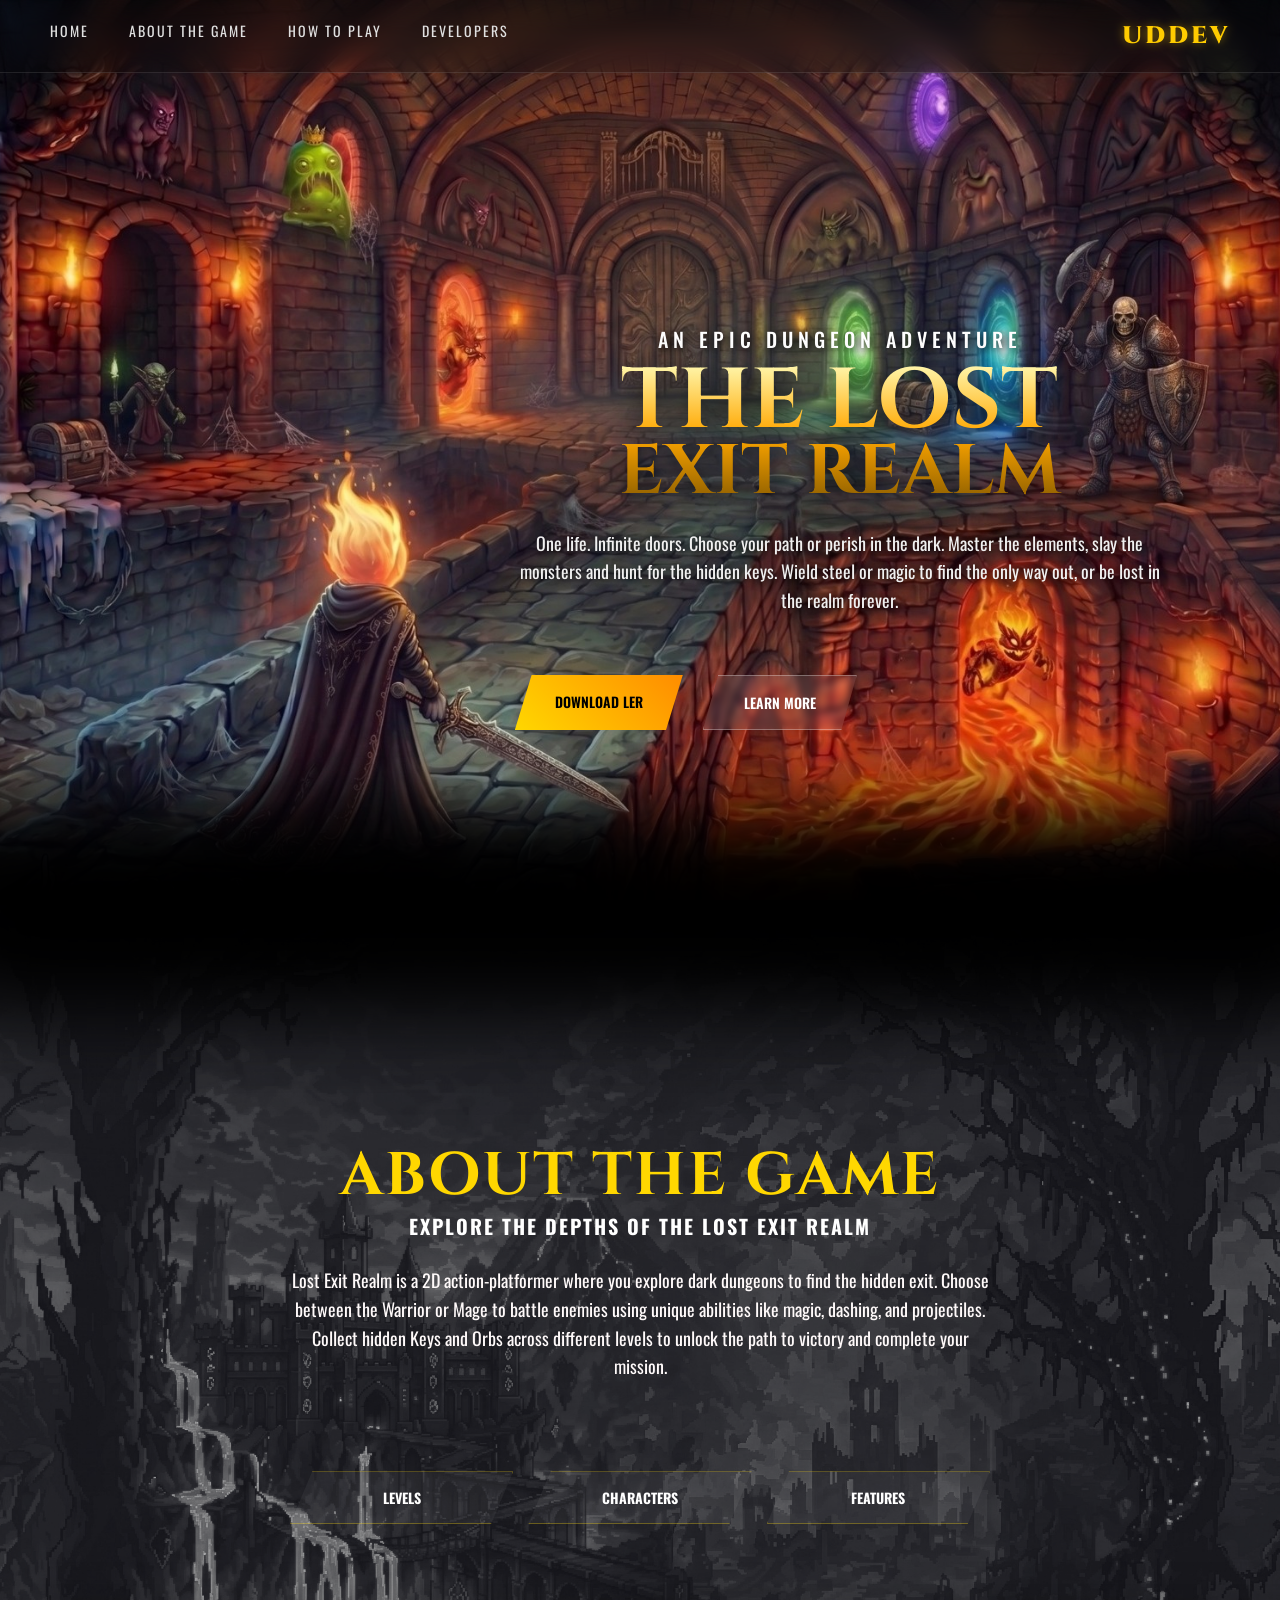
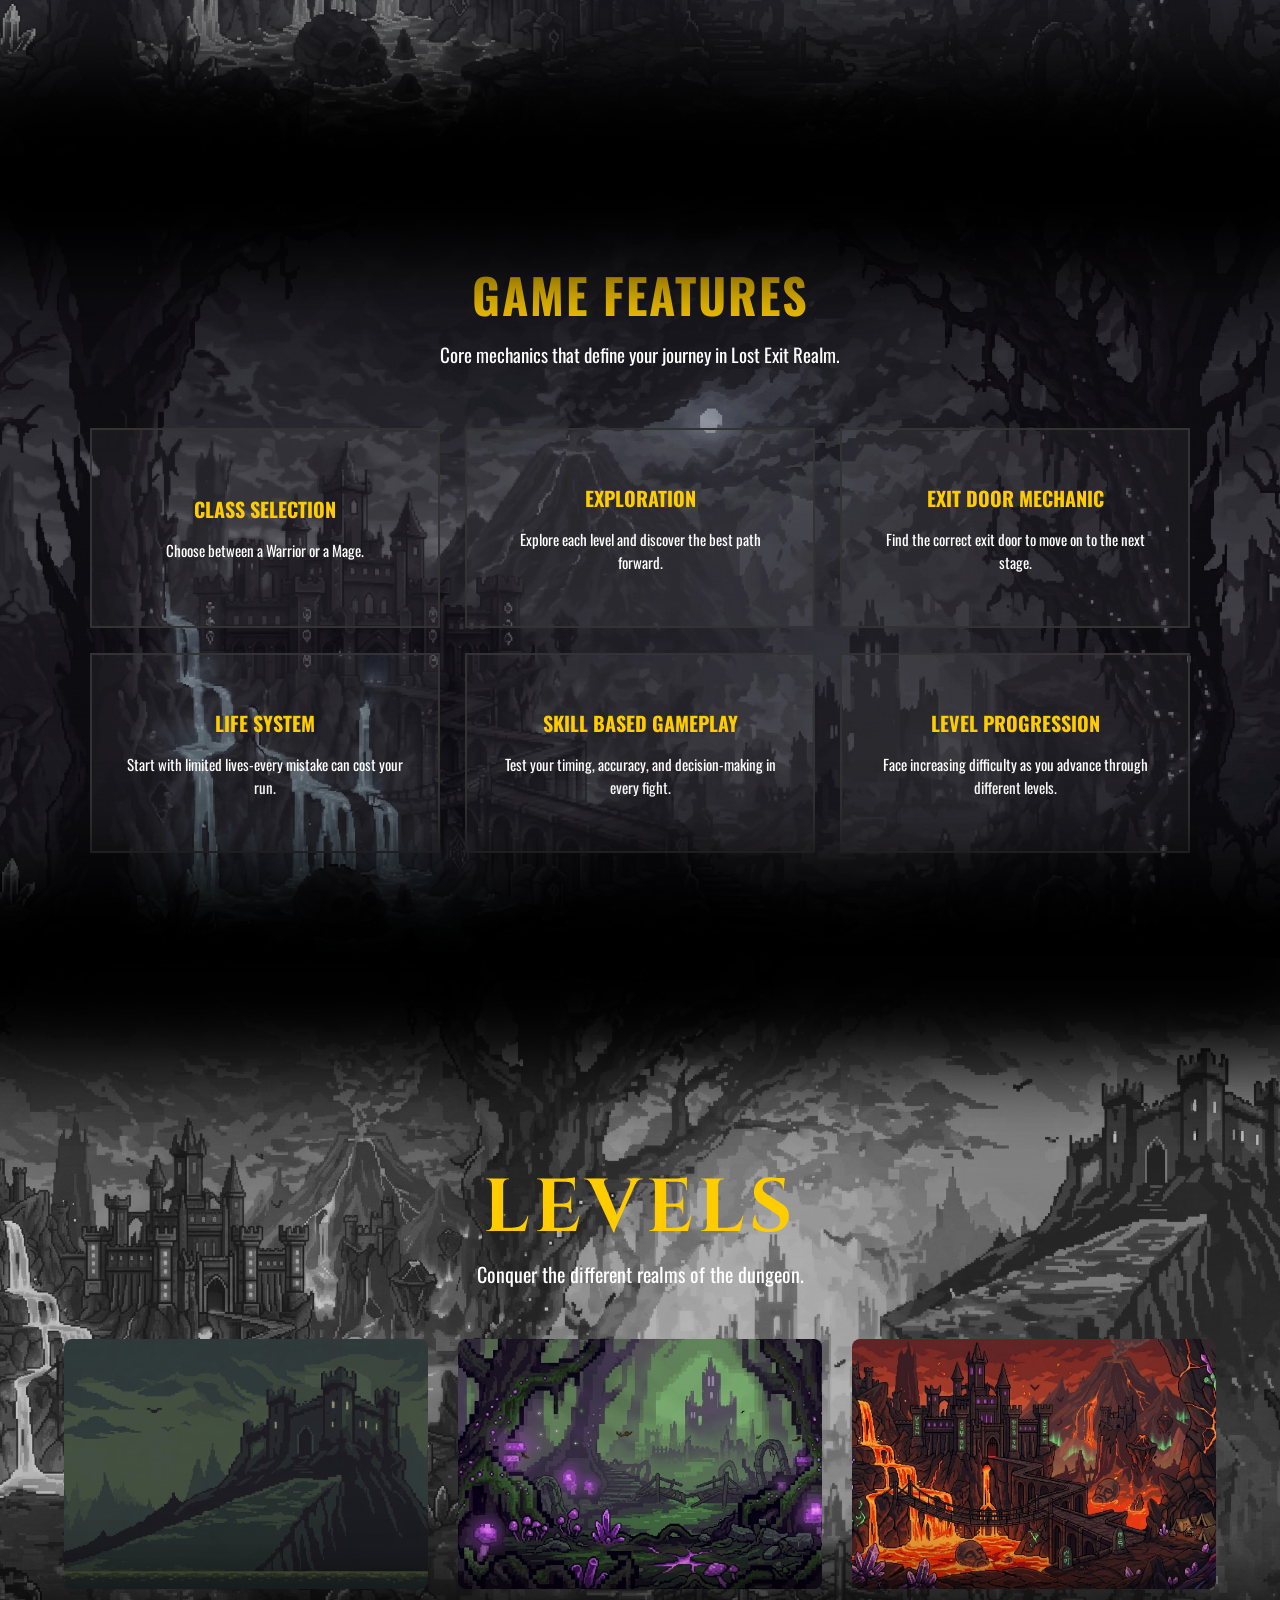
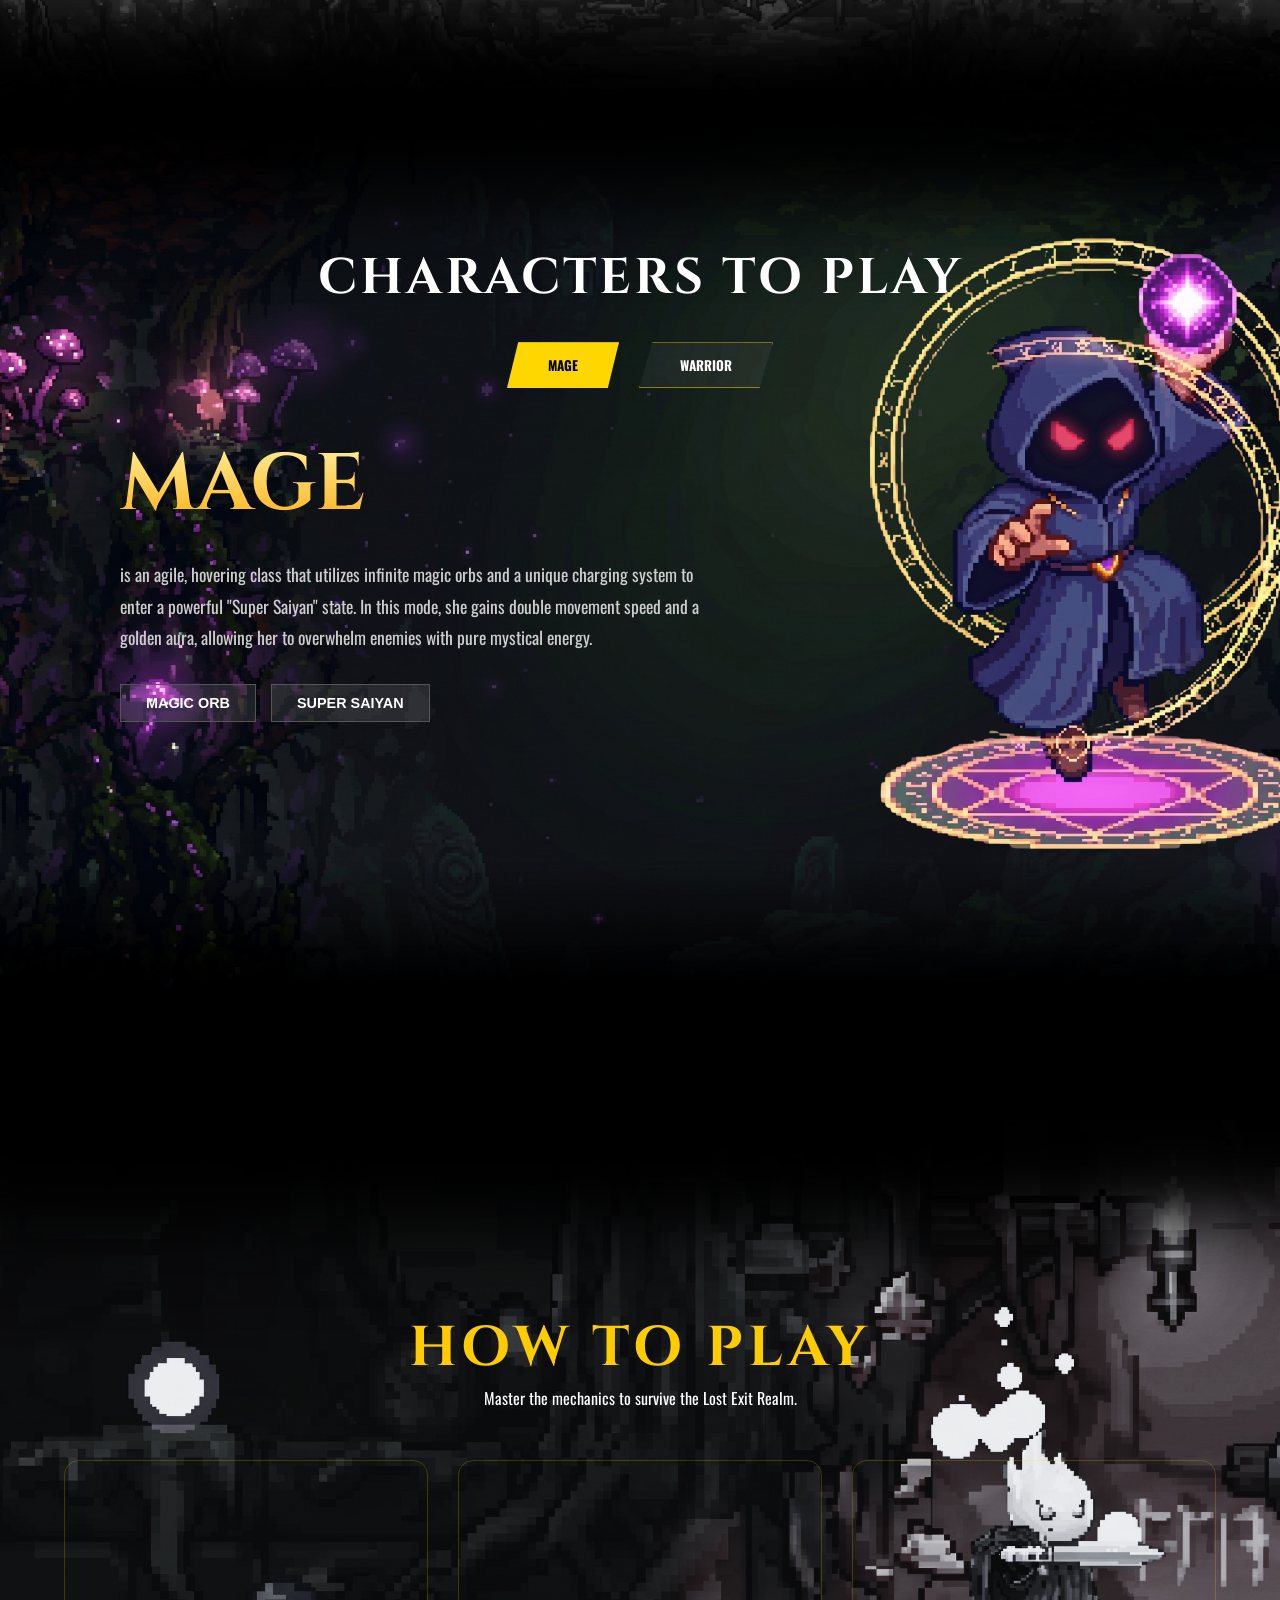
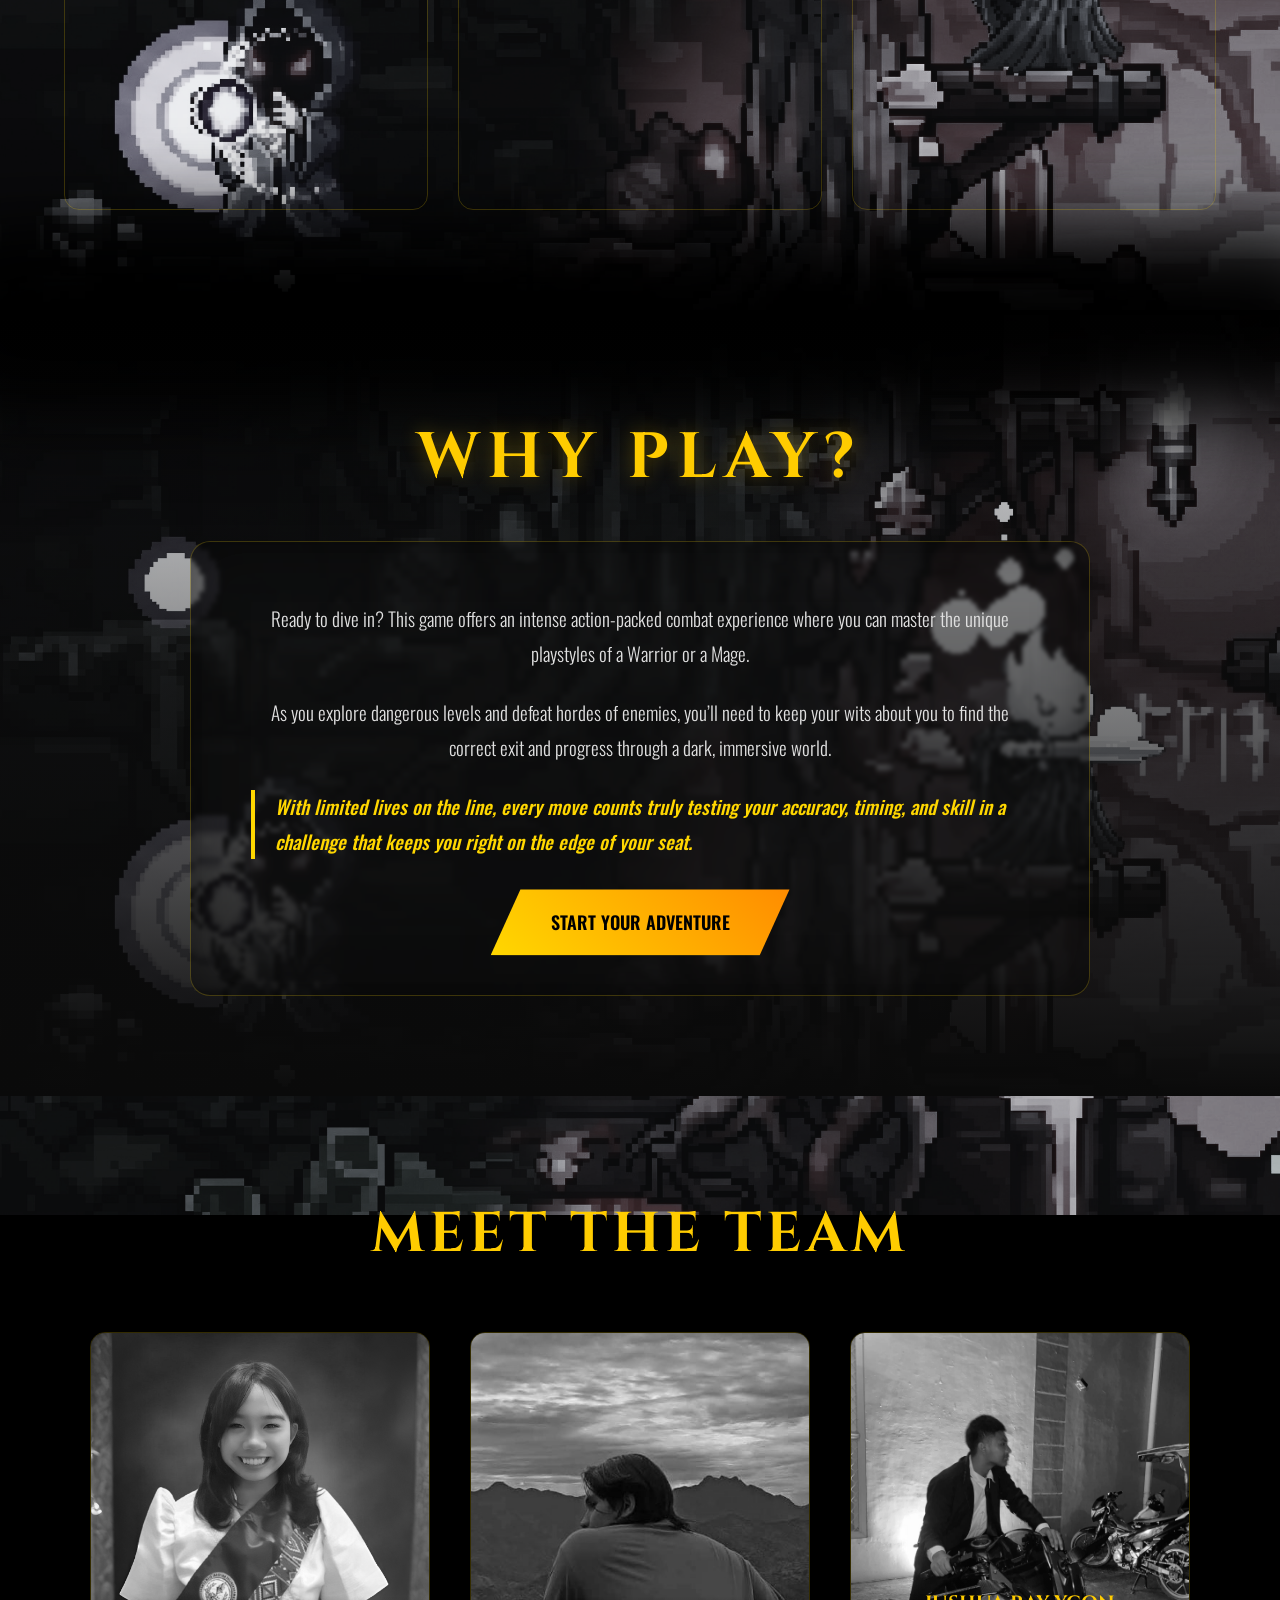
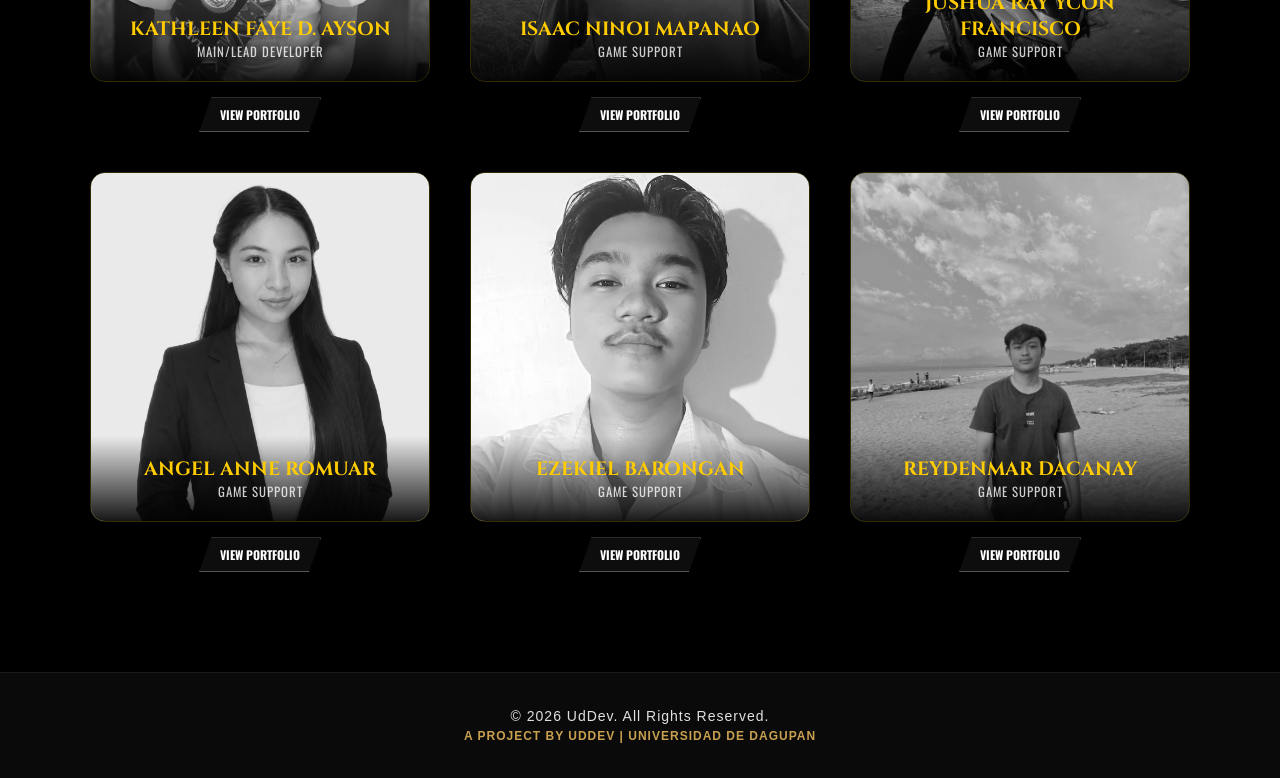
<file: index.html>
<!DOCTYPE html>
<html lang="en">
<head>
    <meta charset="UTF-8">
    <meta name="viewport" content="width=device-width, initial-scale=1.0">
    <title>THE LOST EXIT REALM</title>
    <link rel="stylesheet" href="style.css">
</head>
<body>

    <!-- ======================
             LANDING PAGE
         ====================== -->
    <header>
        <div class="nav-container">
            <div class="nav-left">
                <a href="#home">HOME</a>
                <a href="#about">ABOUT THE GAME</a>
                <a href="#how-to-play">HOW TO PLAY</a>
                <a href="#developers">DEVELOPERS</a>
            </div>
            <div class="nav-right">
                <span class="nav-logo">UdDev</span>
            </div>
        </div>
    </header>

    <main id="home" class="landing-page">
        <img src="Image/BG.jpg" class="main-bg" alt="Dungeon Background">
        <div class="content-wrapper">
            <div class="game-info">
                <p class="tagline">AN EPIC DUNGEON ADVENTURE</p>
                <h1 class="main-title">THE LOST <br><span>EXIT REALM</span></h1>
                
                <p class="summary">
                    One life. Infinite doors. Choose your path or perish in the dark. Master the elements, slay the monsters and hunt for the hidden keys. Wield steel or magic to find the only way out, or be lost in the realm forever.
                </p>

                <div class="button-group">
                    <a href="https://github.com/fayeyweb/LER" target="_blank" class="btn btn-play">DOWNLOAD LER</a> 
                    <a href="#how-to-play" class="btn btn-learn">LEARN MORE</a>
                </div>
            </div>
        </div>
    </main>

    <div class="fade-transition"></div>


    <!-- ======================
           ABOUT GAME SECTION
         ====================== -->
     <img src="Image/BG_ABOUTGAME.png" class="BG-ABOUT" alt="Game Characters">
    <section id="about" class="details-section">  
        <div class="details-container">
            <div class="details-container"> 
                
            <div class="about-content">
                <h2 class="about-title">ABOUT THE GAME</h2>
                <h3 class="about-subtitle">Explore the depths of the Lost Exit Realm</h3>
                <p class="about-description">
                    Lost Exit Realm is a 2D action-platformer where you explore dark dungeons to find the hidden exit. 
                    Choose between the Warrior or Mage to battle enemies using unique abilities like magic, dashing, and projectiles. Collect hidden Keys and Orbs across different levels to unlock the path to victory and complete your mission.
                </p>

            <!-- The 3 Long Buttons in one box -->
                <div class="info-buttons-box">
                    <a href="#levels" class="btn-info">LEVELS</a>
                    <a href="#characters" class="btn-info">CHARACTERS</a>
                    <a href="#features" class="btn-info">FEATURES</a>
                </div>
            </div>
        </div>
    </section>


    <!-- ======================
            FEATURES SECTION
         ====================== -->
     <div class="fade-transition"></div>
    <img src="Image/BG_GAME_FEATURES.png" class="BG_GAME_FEATURES" alt="Game Characters">
    <section id="features" class="features-section">
        <div class="features-header">
            <h2 class="features-main-title">GAME FEATURES</h2>
            <p class="features-subtitle">Core mechanics that define your journey in Lost Exit Realm.</p>
        </div>
        <div class="features-container">
            <div class="features-grid">
                <div class="feature-box">
                    <h3>Class Selection</h3>
                    <p>Choose between a Warrior or a Mage.</p>
                </div>
                <div class="feature-box">
                    <h3>Exploration</h3>
                    <p>Explore each level and discover the best path forward.</p>
                </div>
                <div class="feature-box">
                    <h3>Exit Door Mechanic</h3>
                    <p>Find the correct exit door to move on to the next stage.</p>
                </div>
                <div class="feature-box">
                    <h3>Life System</h3>
                    <p>Start with limited lives-every mistake can cost your run.</p>
                </div>
                <div class="feature-box">
                    <h3>Skill Based Gameplay</h3>
                    <p>Test your timing, accuracy, and decision-making in every fight.</p>
                </div>
                <div class="feature-box">
                    <h3>Level Progression</h3>
                    <p>Face increasing difficulty as you advance through different levels.</p>
                </div>
            </div>
        </div>
    </section>


    <!-- ======================
             LEVELS SECTION
         ====================== -->
    <div class="fade-transition"></div>
    <img src="Image/BG_LEVELS.png" class="BG-LEVELS" alt="Game LEVELS">

    <section id="levels" class="levels-section">
        <div class="levels-header">
            <h2 class="levels-main-title">LEVELS</h2>
            <p class="levels-subtitle">Conquer the different realms of the dungeon.</p>
        </div>

        <div class="levels-container">
            <!-- Level 1 -->
            <div class="level-card">
                <img src="Image/LEVEL 1.jpg" alt="Level 1">
                <div class="level-overlay">
                    <h3>LEVEL I</h3>
                    <p>This introductory stage requires players to find 2 keys while navigating a basic layout designed to teach core movement and combat against stationary enemies.</p>
                </div>
            </div>

            <!-- Level 2 -->
            <div class="level-card">
                <img src="Image/LEVEL 2.jpg" alt="Level 2"> 
                <div class="level-overlay">
                    <h3>LEVEL II</h3>
                    <p>The challenge increases as players must collect 3 keys while facing more strategic enemy placements and tighter platforming sections.</p>
                </div>
            </div>

            <!-- Level 3 -->
            <div class="level-card">
                <img src="Image/LEVEL 3.jpg" alt="Level 3"> 
                <div class="level-overlay">
                    <h3>LEVEL III</h3>
                    <p>As the ultimate test, this level demands 4 keys and forces players to survive against the full variety of threats, including the unpredictable Jumping Enemy.</p>
                </div>
            </div>
        </div>
    </section>



    <!-- ======================
           CHARACTERS SECTION
         ====================== -->
    <div class="fade-transition"></div>
    <img src="Image/BG_CHARACTERS.png" class="BG-CHARACTER" alt="Game LEVELS">
    <section id="characters" class="char-section">
        <div class="char-header">
            <h2 class="char-main-title">CHARACTERS TO PLAY</h2>
            
            <!-- Toggle Buttons -->
            <div class="char-selector">
                <button class="btn-char active" onclick="showChar('mage')">MAGE</button>
                <button class="btn-char" onclick="showChar('warrior')">WARRIOR</button>
            </div>
        </div>

        <div class="char-display-container">
            <!-- Mage Content (Default) -->
            <div id="mage-content" class="char-content active">
                <div class="char-info-left">
                    <h1 class="char-name">MAGE</h1>
                    <p class="char-description">
                       is an agile, hovering class that utilizes infinite magic orbs and a unique charging system to enter a powerful "Super Saiyan" state.
                       In this mode, she gains double movement speed and a golden aura, allowing her to overwhelm enemies with pure mystical energy.
                    </p>
                    <div class="skill-buttons">
                        <button class="btn-skill">MAGIC ORB</button>
                        <button class="btn-skill">SUPER SAIYAN</button>
                    </div>
                </div>
                <div class="char-image-right">
                    <img src="Image/MAGE.png" alt="Mage Character">
                </div>
            </div>

            <!-- Warrior Content (Hidden by default) -->
            <div id="warrior-content" class="char-content">
                <div class="char-info-left">
                    <h1 class="char-name">WARRIOR</h1>
                    <p class="char-description">
                        is a tactical long-range specialist who uses a high-damage laser rifle with a 15-round ammo capacity.
                        He relies on manual reloading and a quick dash mechanic to dodge attacks and maintain his position on the battlefield.
                    </p>
                    <div class="skill-buttons">
                        <button class="btn-skill">DASH</button>
                        <button class="btn-skill">GUNBLADE</button>
                    </div>
                </div>
                <div class="char-image-right"> 
                    <img src="Image/WARRIOR.png" alt="Warrior Character">
                </div>
            </div>
        </div>
    </section>


    <!-- ======================
         HOW TO PLAY SECTION
         ====================== -->
    <div class="fade-transition"></div>
    <img src="Image/BG_HOW TO PLAY.png" class="HOW-TO-PLAY" alt="Game Characters">

    <section id="how-to-play" class="how-section">
        <div class="how-header">
            <h2 class="how-main-title">HOW TO PLAY</h2>
            <p class="how-subtitle">Master the mechanics to survive the Lost Exit Realm.</p>
        </div>

        <div class="how-container">
            <!-- Box 1: Controls (Video) -->
            <div class="how-box">
                <video src="VIDEOS/CONTROLS.mp4" autoplay loop muted playsinline></video>
                <div class="how-overlay">
                    <div class="how-box-header">
                        <h3>CONTROLS</h3>
                    </div>
                    <div class="control-item">
                        <div class="key-group">
                            <span class="key">A</span> <span class="key">D</span>
                        </div>
                        <p>Move Left / Right</p>
                    </div>
                    <div class="control-item">
                        <div class="key-group">
                            <span class="key">W</span> <span class="key" style="width: 50px;">SPACE</span>
                        </div>
                        <p>Jump</p>
                    </div>
                </div>
            </div>

            <!-- Box 2: Special Skills (Video) -->
            <div class="how-box">
                <video src="VIDEOS/SPECIAL_SKILLS.mp4" autoplay loop muted playsinline></video>
                <div class="how-overlay">
                    <div class="how-box-header">
                        <h3>SPECIAL SKILLS</h3>
                    </div>
                    <div class="skill-item">
                        <p><span class="highlight">L-CLICK (Warrior):</span> Dash</p>
                        <p><span class="highlight">L-CLICK (Mage):</span> Super Saiyan </p>
                    </div>
                    <div class="control-item">
                        <span class="key">R</span>
                        <p>Reload Ability</p>
                    </div>
                    <div class="control-item">
                        <span class="key">E</span>
                        <p>Interact / Exit Door</p>
                    </div>
                </div>
            </div>

            <!-- Box 3: Objectives (Video) -->
            <div class="how-box">
                <video src="VIDEOS/OBJECTIVES.mp4" autoplay loop muted playsinline></video>
                <div class="how-overlay">
                    <div class="how-box-header">
                        <h3>OBJECTIVES</h3>
                    </div>
                    <p class="obj-text">
                        Find the hidden keys and orbs by defeating powerful enemies, Attack to protect your limited lives and locate the correct exit door once you have collected all required items to escape the realm.
                    </p>
                </div>
            </div>
        </div>
    </section>


    <!-- ======================
            WHY PLAY SECTION
         ====================== -->
    <div class="fade-transition"></div>
    <img src="Image/BG_HOW TO PLAY.png" class="HOW-TO-PLAY" alt="Game Characters">

    <section id="why-play" class="why-play-section">
        <div class="why-header">
            <h2 class="why-main-title">WHY PLAY?</h2>
        </div>

        <div class="why-container">
            <div class="why-content-box">
                <p class="why-text">
                    Ready to dive in? This game offers an intense action-packed combat experience where you can master the unique playstyles of a Warrior or a Mage. 
                </p>
                <p class="why-text">
                    As you explore dangerous levels and defeat hordes of enemies, you’ll need to keep your wits about you to find the correct exit and progress through a dark, immersive world. 
                </p>
                <p class="why-text highlight-box">
                    With limited lives on the line, every move counts truly testing your accuracy, timing, and skill in a challenge that keeps you right on the edge of your seat.
                </p>
                
                <div class="why-action">
                    <a href="https://github.com/fayeyweb/LER" target="_blank" class="btn btn-play">START YOUR ADVENTURE</a>
                </div>
            </div>
        </div>
    </section>


    <!-- ======================
           DEVELOPERS SECTION
         ====================== -->
    <section id="developers" class="dev-section">
        <div class="dev-header">
            <h2 class="dev-main-title">MEET THE TEAM</h2>
        </div>

        <div class="dev-grid">
            <!-- Dev 1 -->
            <div class="dev-card">
                <div class="dev-image-container">
                    <img src="Image/KATH.png" alt="Developer Name">
                    <div class="dev-info-overlay">
                        <h4 class="dev-name">KATHLEEN FAYE D. AYSON</h4>
                        <p class="dev-role">MAIN/LEAD DEVELOPER</p>
                    </div>
                </div>
                <a href="KATH/kath.html" target="_blank" class="btn-portfolio">VIEW PORTFOLIO</a>
            </div>

            <!-- Dev 2 -->
            <div class="dev-card">
                <div class="dev-image-container">
                    <img src="Image/Isaac.jpg" alt="Developer Name">
                    <div class="dev-info-overlay">
                        <h4 class="dev-name">ISAAC NINOI MAPANAO</h4>
                        <p class="dev-role">GAME SUPPORT</p>
                    </div>
                </div>
                <a href="ISAAC/isaac.html" target="_blank" class="btn-portfolio">VIEW PORTFOLIO</a>
            </div>

            <!-- Dev 3 -->
            <div class="dev-card">
                <div class="dev-image-container">
                    <img src="Image/Ycon.jpg" alt="Developer Name">
                    <div class="dev-info-overlay">
                        <h4 class="dev-name">JUSHUA RAY YCON FRANCISCO</h4>
                        <p class="dev-role">GAME SUPPORT</p>
                    </div>
                </div>
                <a href="JOSH/josh.html" target="_blank" class="btn-portfolio">VIEW PORTFOLIO</a>
            </div>

            <!-- Dev 4 -->
            <div class="dev-card">
                <div class="dev-image-container">
                    <img src="Image/anne.jpg" alt="Developer Name">
                    <div class="dev-info-overlay">
                        <h4 class="dev-name">ANGEL ANNE ROMUAR</h4>
                        <p class="dev-role">GAME SUPPORT</p>
                    </div>
                </div>
                <a href="ANNE/anne.html" target="_blank" class="btn-portfolio">VIEW PORTFOLIO</a>
            </div>

            <!-- Dev 5 -->
            <div class="dev-card">
                <div class="dev-image-container">
                    <img src="Image/ezekiel.jpg" alt="Developer Name">
                    <div class="dev-info-overlay">
                        <h4 class="dev-name">EZEKIEL BARONGAN</h4>
                        <p class="dev-role">GAME SUPPORT</p>
                    </div>
                </div>
                <a href="EZEKIEL/Ezekiel.html" target="_blank" class="btn-portfolio">VIEW PORTFOLIO</a>
            </div>

            <!-- Dev 6 -->
            <div class="dev-card">
                <div class="dev-image-container">
                    <img src="Image/Reyden.jpg" alt="Developer Name">
                    <div class="dev-info-overlay">
                        <h4 class="dev-name">REYDENMAR DACANAY</h4>
                        <p class="dev-role">GAME SUPPORT</p>
                    </div>
                </div>
                <a href="DACANAY/dacanay.html" target="_blank" class="btn-portfolio">VIEW PORTFOLIO</a>
            </div>
        </div>
    </section>

    
    <footer class="main-footer">
        <div class="footer-content">
            <p class="copyright">&copy; 2026 UdDev. All Rights Reserved.</p>
            <p class="branding">A Project by UdDev | Universidad de Dagupan</p>
        </div>
    </footer>

    <!-- ======================
              JAVASCRIPT
         ====================== -->
    <!-- JavaScript for Switching in Characters--> 
    <script>
        function showChar(charType) {
            // Remove active class from all contents and buttons
            document.querySelectorAll('.char-content').forEach(content => content.classList.remove('active'));
            document.querySelectorAll('.btn-char').forEach(btn => btn.classList.remove('active'));

            // Add active class to selected
            document.getElementById(charType + '-content').classList.add('active');
            event.currentTarget.classList.add('active');
        }
    </script>

</body>
</html>
</file>
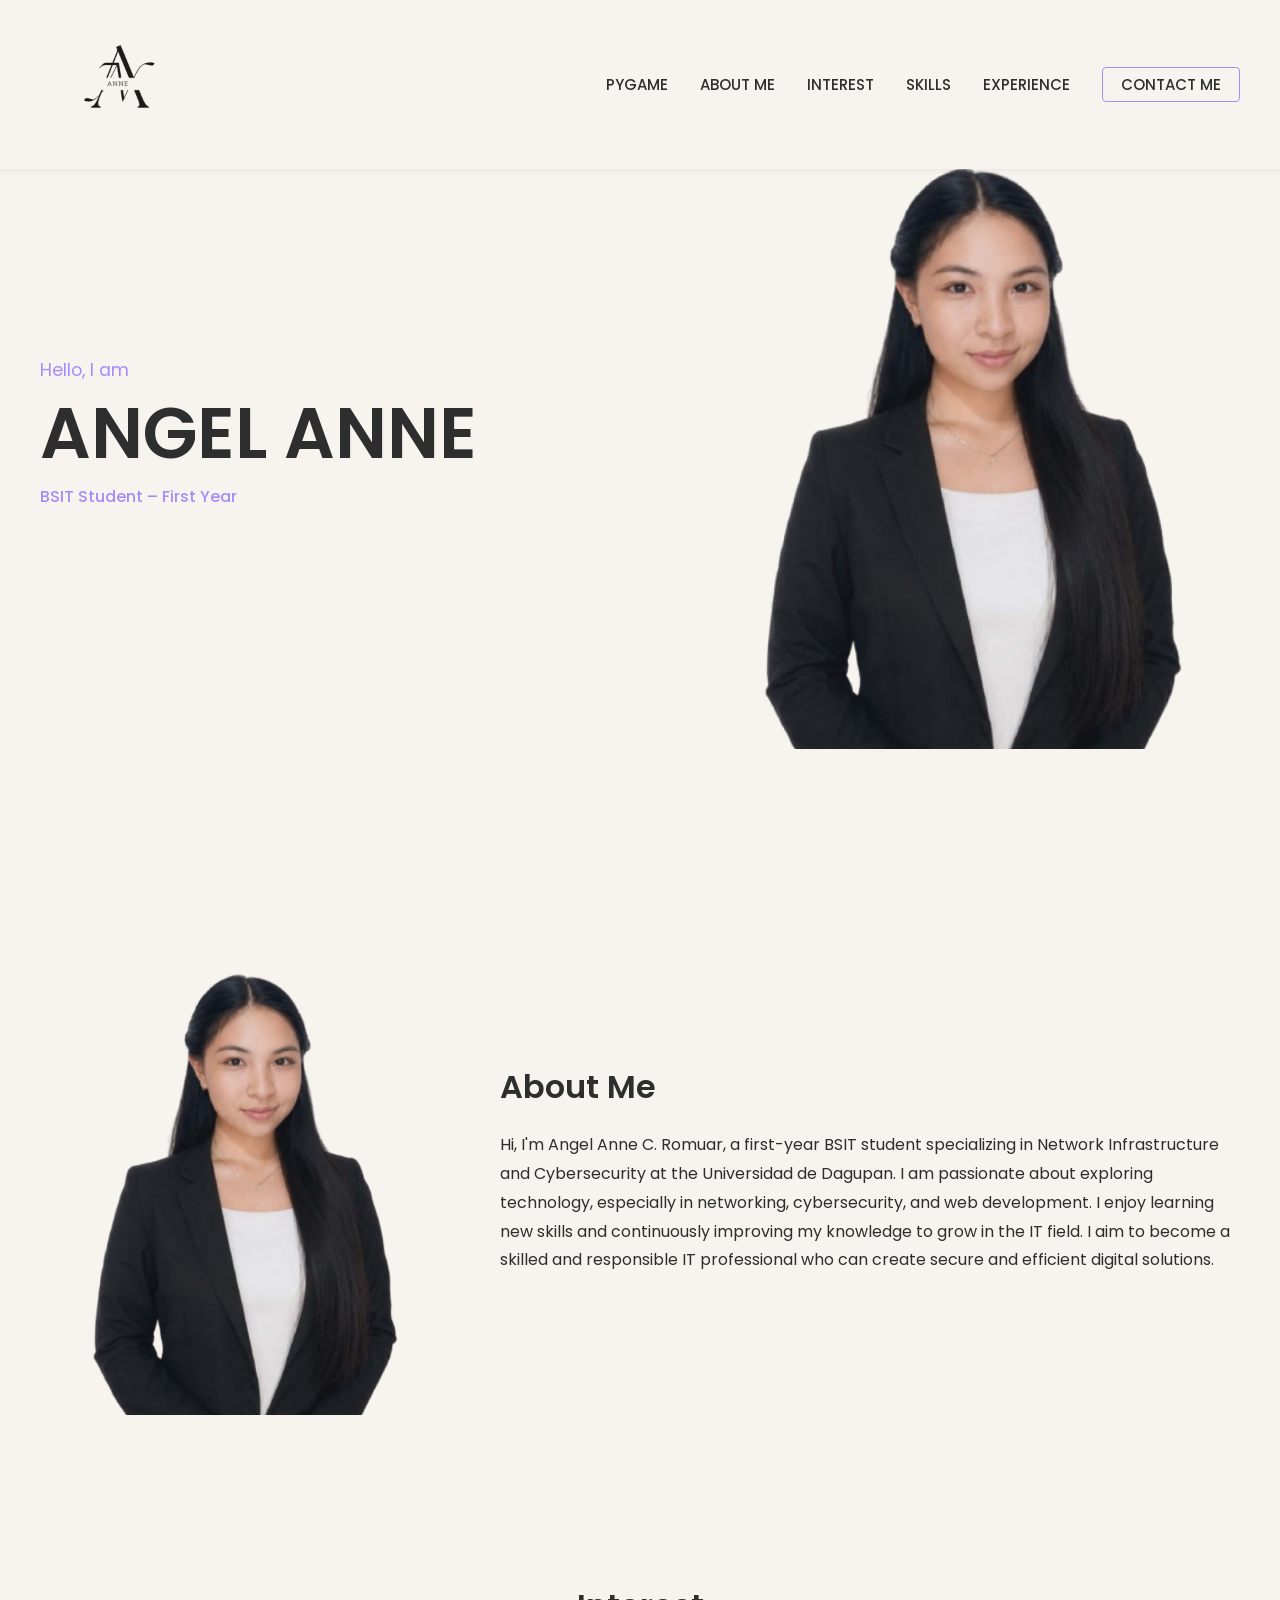
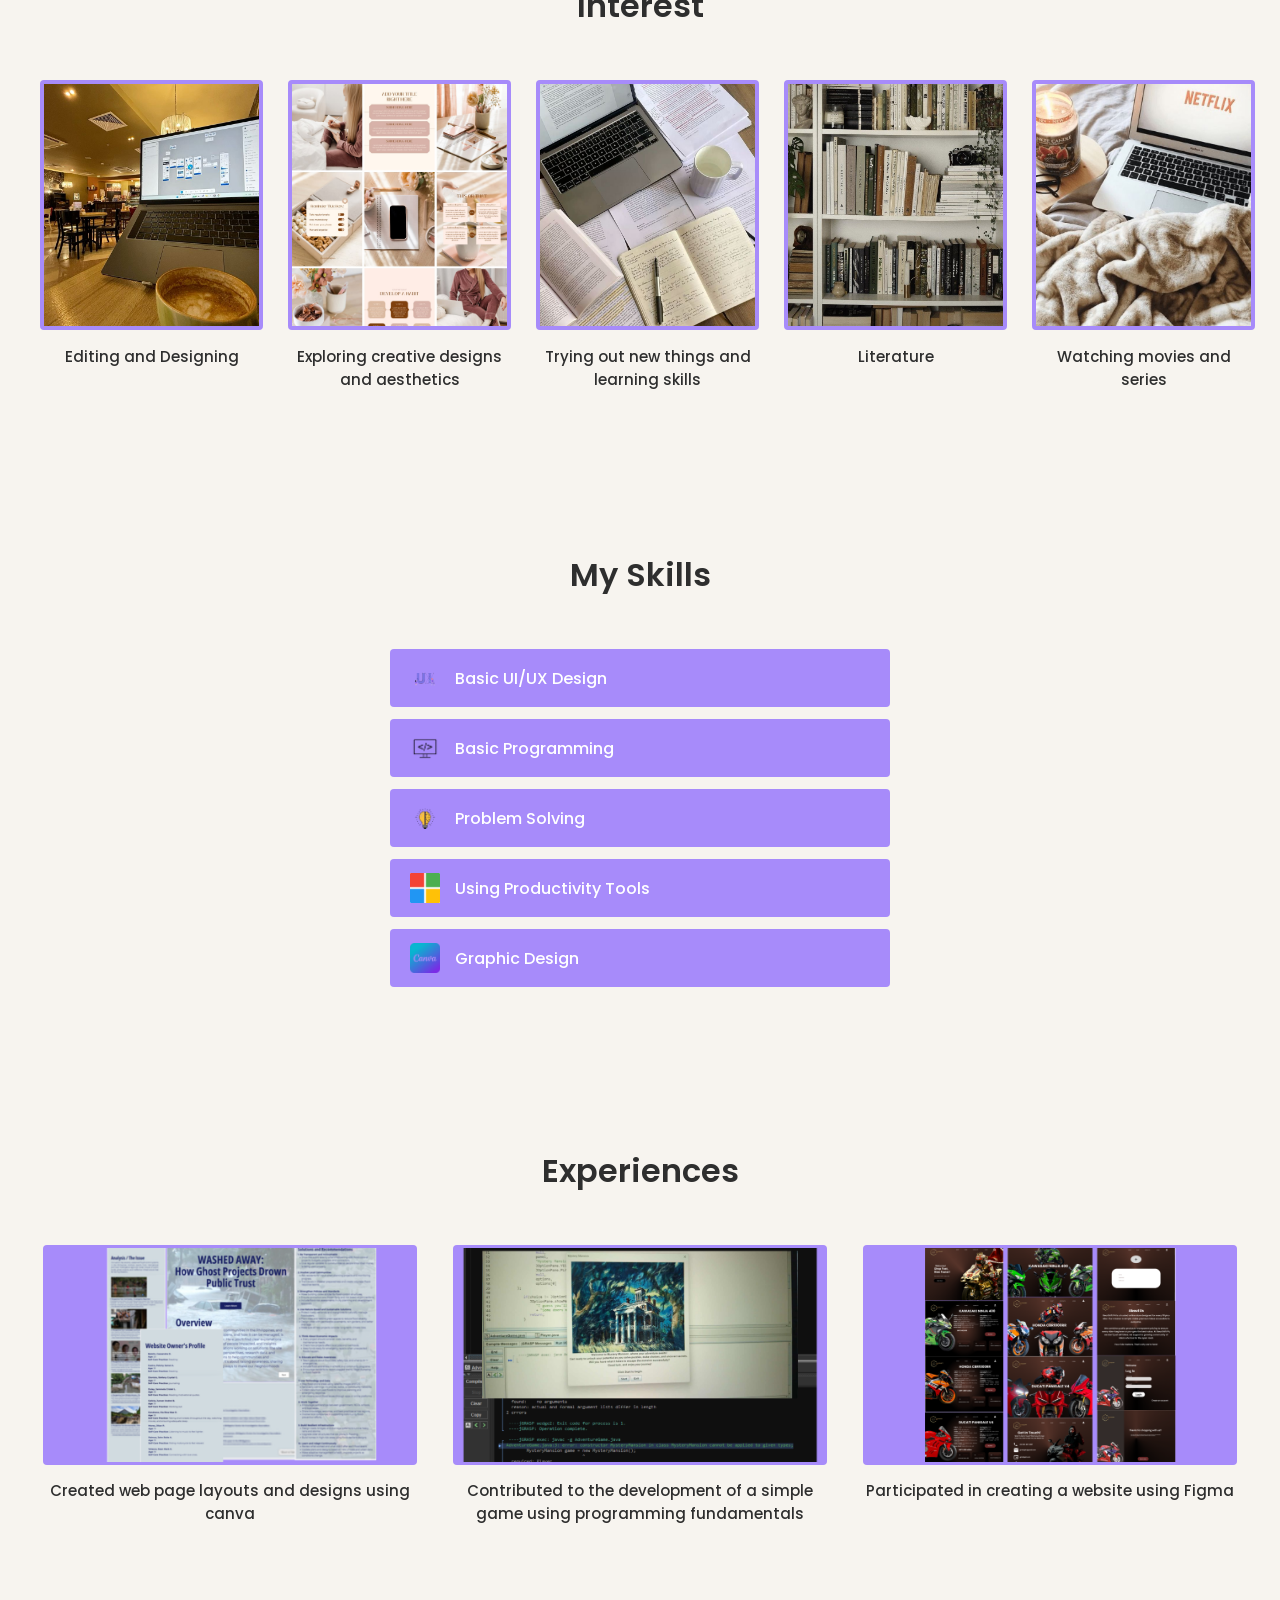
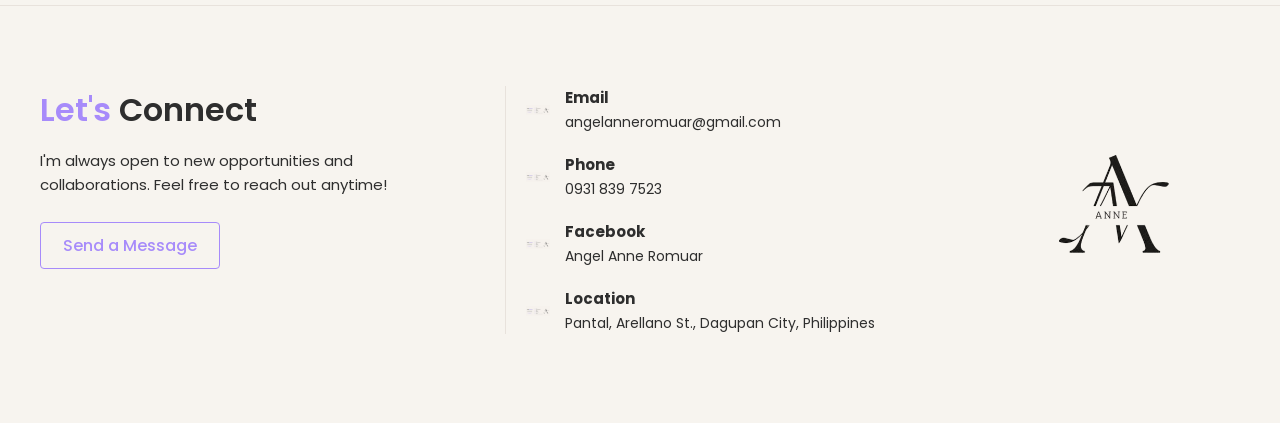
<file: anne.html>
<!DOCTYPE html>
<html lang="en">
<head>
    <meta charset="UTF-8">
    <meta name="viewport" content="width=device-width, initial-scale=1.0">
    <title>Angel Anne Portfolio</title>
    <!-- Pag-ugnay sa CSS File -->
    <link rel="stylesheet" href="anne_design.css">
    <!-- Font mula sa Google -->
    <link href="https://fonts.googleapis.com/css2?family=Poppins:wght@300;400;500;600;700&display=swap" rel="stylesheet">
    <!-- Kodigo para sa maayos na pag-usad kapag pinindot ang butones -->
    <style>
        html {
            scroll-behavior: smooth;
            scroll-padding-top: 100px;
        }
    </style>
</head>
<body>
    <div class="website-wrapper">

        <!-- NAVIGATION BAR -->
        <nav class="navbar">
            <div class="container">
                <div class="logo">
                    <img src="anne-img/LOGO.png" alt="Logo">
                </div>
                <ul class="nav-links">
                    <li><a href="#pygame">PYGAME</a></li>
                    <li><a href="#about-me">ABOUT ME</a></li>
                    <li><a href="#interest">INTEREST</a></li>
                    <li><a href="#skills">SKILLS</a></li>
                    <li><a href="#experience">EXPERIENCE</a></li>
                    <li><a href="#contact" class="contact-btn">CONTACT ME</a></li>
                </ul>
            </div>
        </nav>

        <!-- HERO SECTION -->
        <section class="hero" id="pygame">
            <div class="container hero-container">
                <div class="hero-text">
                    <p class="greeting">Hello, I am</p>
                    <h1>ANGEL ANNE</h1>
                    <p class="course">BSIT Student – First Year</p>
                </div>
                <div class="hero-image">
                    <img src="anne-img/photo 1.png" alt="Angel Anne">
                </div>
            </div>
        </section>

        <!-- ABOUT ME SECTION -->
        <section class="about" id="about-me">
            <div class="container about-container">
                <div class="about-image">
                    <img src="anne-img/photo 1.png" alt="Angel Anne">
                </div>
                <div class="about-text">
                    <h2>About Me</h2>
                    <p>Hi, I'm Angel Anne C. Romuar, a first-year BSIT student specializing in Network Infrastructure and Cybersecurity at the Universidad de Dagupan. I am passionate about exploring technology, especially in networking, cybersecurity, and web development. I enjoy learning new skills and continuously improving my knowledge to grow in the IT field. I aim to become a skilled and responsible IT professional who can create secure and efficient digital solutions.</p>
                </div>
            </div>
        </section>

        <!-- INTEREST SECTION -->
        <section class="interest" id="interest">
            <div class="container">
                <h2 class="section-title">Interest</h2>
                <div class="interest-grid">
                    <div class="interest-card">
                        <img src="anne-img/editing.jpg" alt="Editing and Designing">
                        <p>Editing and Designing</p>
                    </div>
                    <div class="interest-card">
                        <img src="anne-img/aesthetics.jpg" alt="Exploring creative designs and aesthetics">
                        <p>Exploring creative designs and aesthetics</p>
                    </div>
                    <div class="interest-card">
                        <img src="anne-img/learning.jpg" alt="Trying out new things and learning skills">
                        <p>Trying out new things and learning skills</p>
                    </div>
                    <div class="interest-card">
                        <img src="anne-img/literature.jpg" alt="Literature">
                        <p>Literature</p>
                    </div>
                    <div class="interest-card">
                        <img src="anne-img/netflix.jpg" alt="Watching movies and series">
                        <p>Watching movies and series</p>
                    </div>
                </div>
            </div>
        </section>

        <!-- SKILLS SECTION -->
        <section class="skills" id="skills">
            <div class="container">
                <h2 class="section-title">My Skills</h2>
                <div class="skills-container">
                    <div class="skill-box">
                        <img src="anne-img/ux.png" alt="UI/UX Icon">
                        <span>Basic UI/UX Design</span>
                    </div>
                    <div class="skill-box">
                        <img src="anne-img/programming.png" alt="Programming Icon">
                        <span>Basic Programming</span>
                    </div>
                    <div class="skill-box">
                        <img src="anne-img/solving.png" alt="Problem Solving Icon">
                        <span>Problem Solving</span>
                    </div>
                    <div class="skill-box">
                        <img src="anne-img/micro.png" alt="Productivity Tools Icon">
                        <span>Using Productivity Tools</span>
                    </div>
                    <div class="skill-box">
                        <img src="anne-img/graphics.png" alt="Graphic Design Icon">
                        <span>Graphic Design</span>
                    </div>
                </div>
            </div>
        </section>

        <!-- EXPERIENCE SECTION -->
        <section class="experience" id="experience">
            <div class="container">
                <h2 class="section-title">Experiences</h2>
                <div class="experience-grid">
                    <div class="experience-card">
                        <img src="anne-img/cnv.png" alt="Canva Project">
                        <p>Created web page layouts and designs using canva</p>
                    </div>
                    <div class="experience-card">
                        <img src="anne-img/game.png" alt="Game Development">
                        <p>Contributed to the development of a simple game using programming fundamentals</p>
                    </div>
                    <div class="experience-card">
                        <img src="anne-img/mtr.png" alt="Figma Website">
                        <p>Participated in creating a website using Figma</p>
                    </div>
                </div>
            </div>
        </section>

        <!-- CONTACT SECTION -->
        <section class="contact" id="contact">
            <div class="container contact-container">
                <div class="contact-left">
                    <h2><span>Let's</span> Connect</h2>
                    <p>I'm always open to new opportunities and collaborations. Feel free to reach out anytime!</p>
                    <a href="#" class="send-btn">Send a Message</a>
                </div>
                <div class="contact-middle">
                    <div class="contact-item">
                        <img src="anne-img/contact.png" alt="Email Icon">
                        <div>
                            <h4>Email</h4>
                            <p>angelanneromuar@gmail.com</p>
                        </div>
                    </div>
                    <div class="contact-item">
                        <img src="anne-img/contact.png" alt="Phone Icon">
                        <div>
                            <h4>Phone</h4>
                            <p>0931 839 7523</p>
                        </div>
                    </div>
                    <div class="contact-item">
                        <img src="anne-img/contact.png" alt="Facebook Icon">
                        <div>
                            <h4>Facebook</h4>
                            <p>Angel Anne Romuar</p>
                        </div>
                    </div>
                    <div class="contact-item">
                        <img src="anne-img/contact.png" alt="Location Icon">
                        <div>
                            <h4>Location</h4>
                            <p>Pantal, Arellano St., Dagupan City, Philippines</p>
                        </div>
                    </div>
                </div>
                <div class="contact-right">
                    <img src="anne-img/LOGO.png" alt="Logo">
                </div>
            </div>
        </section>

    </div>
</body>
</html>
</file>
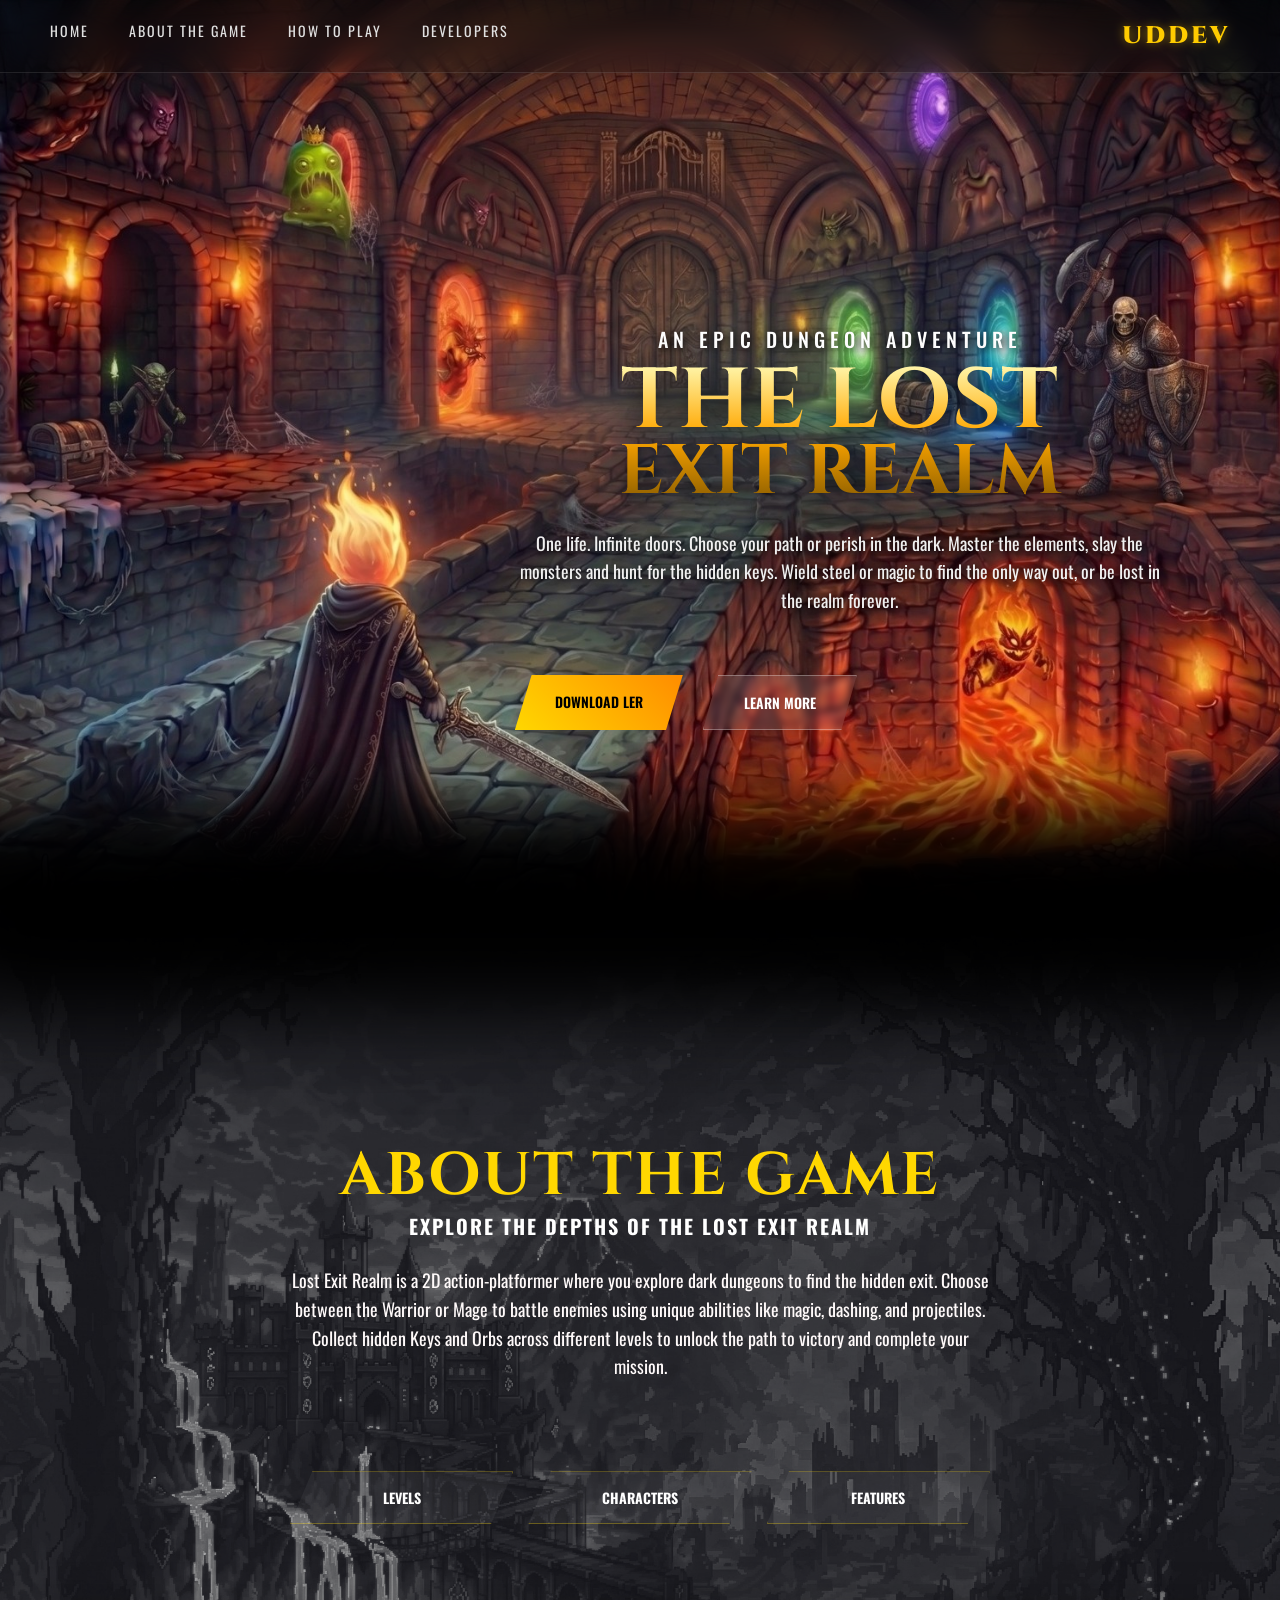
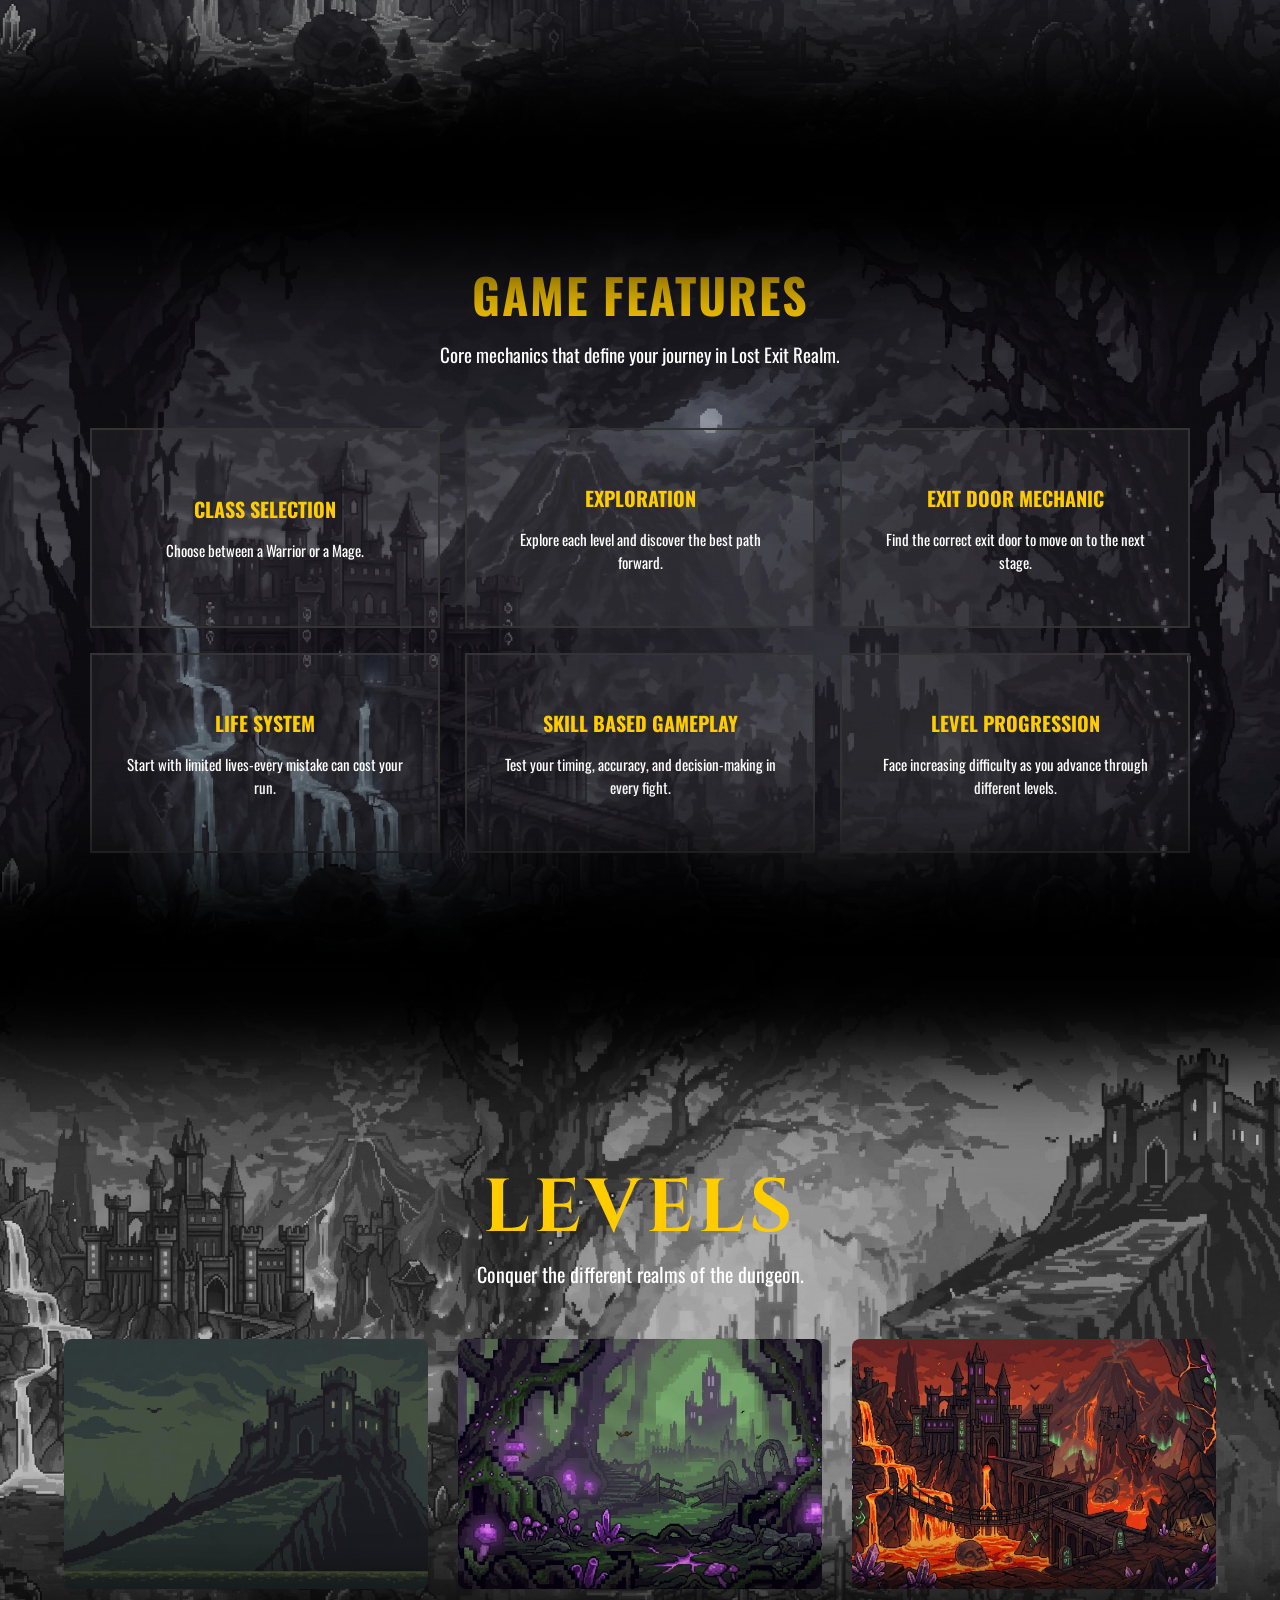
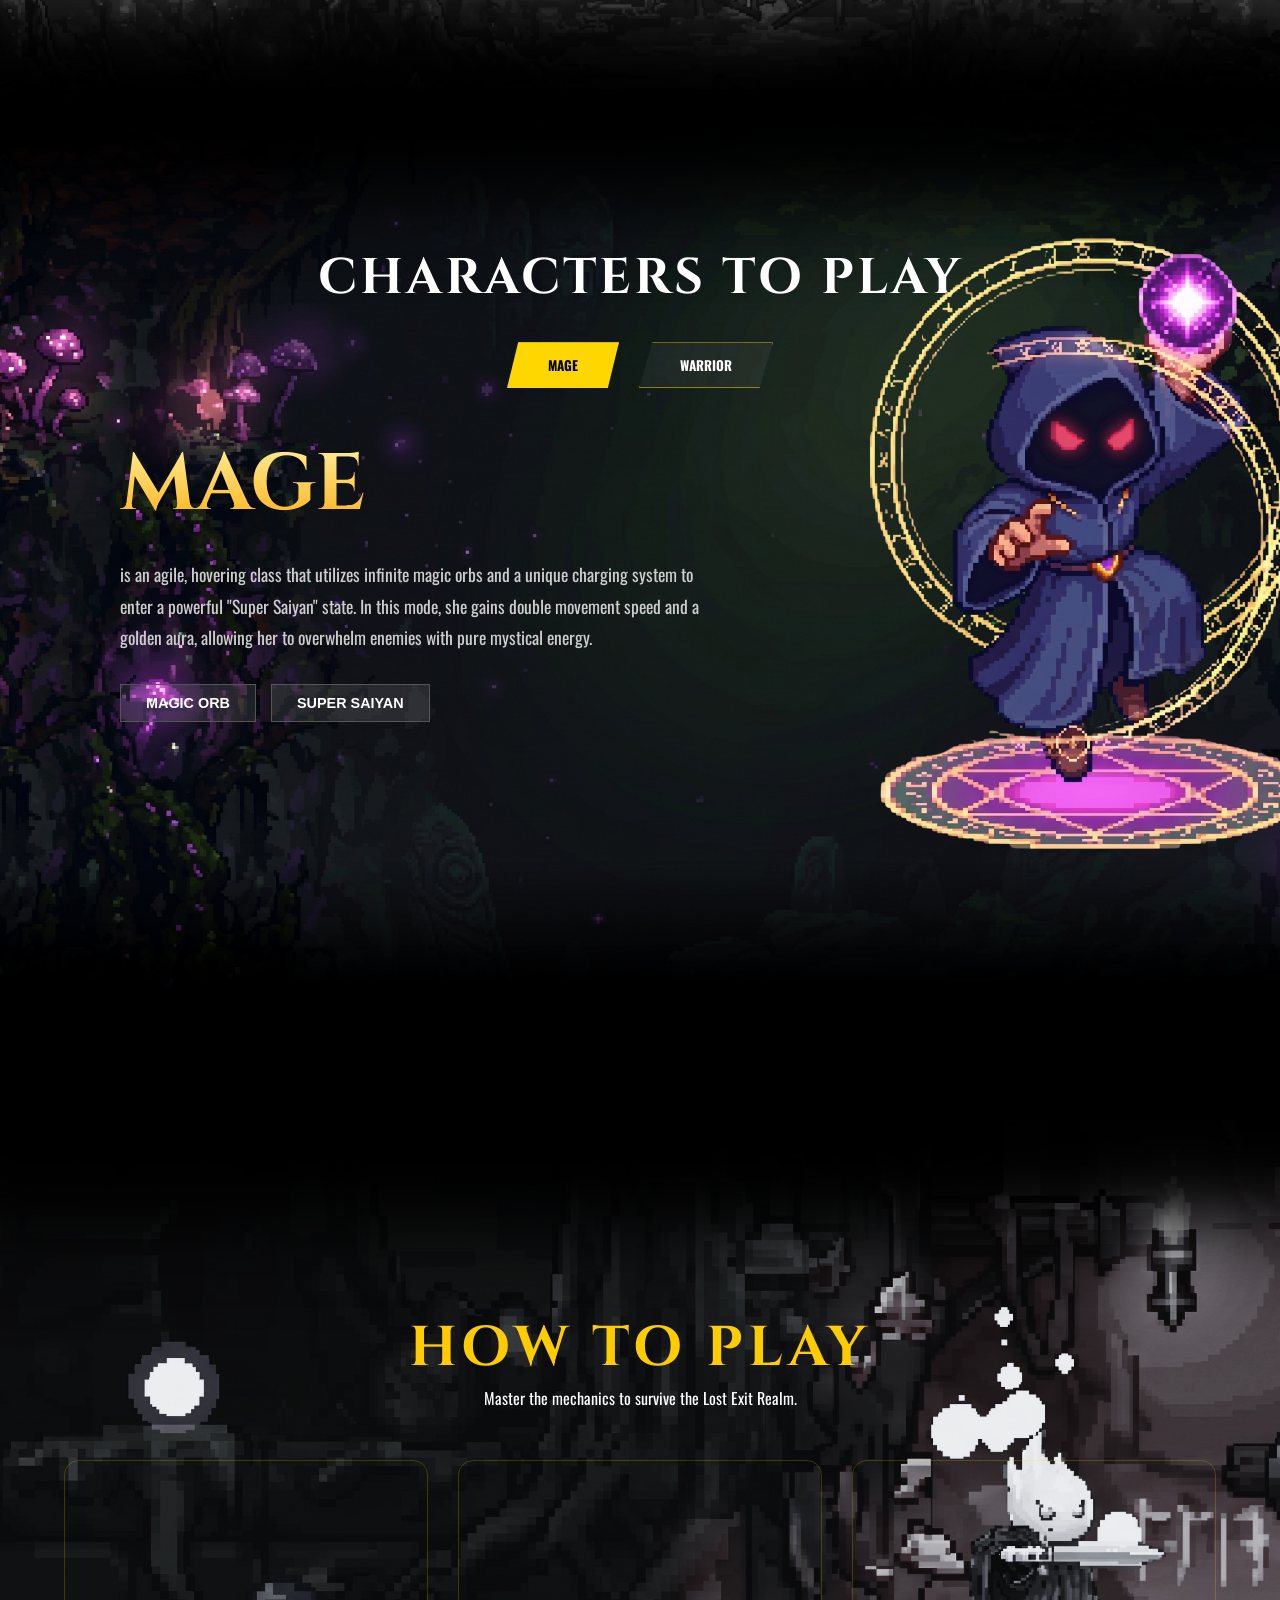
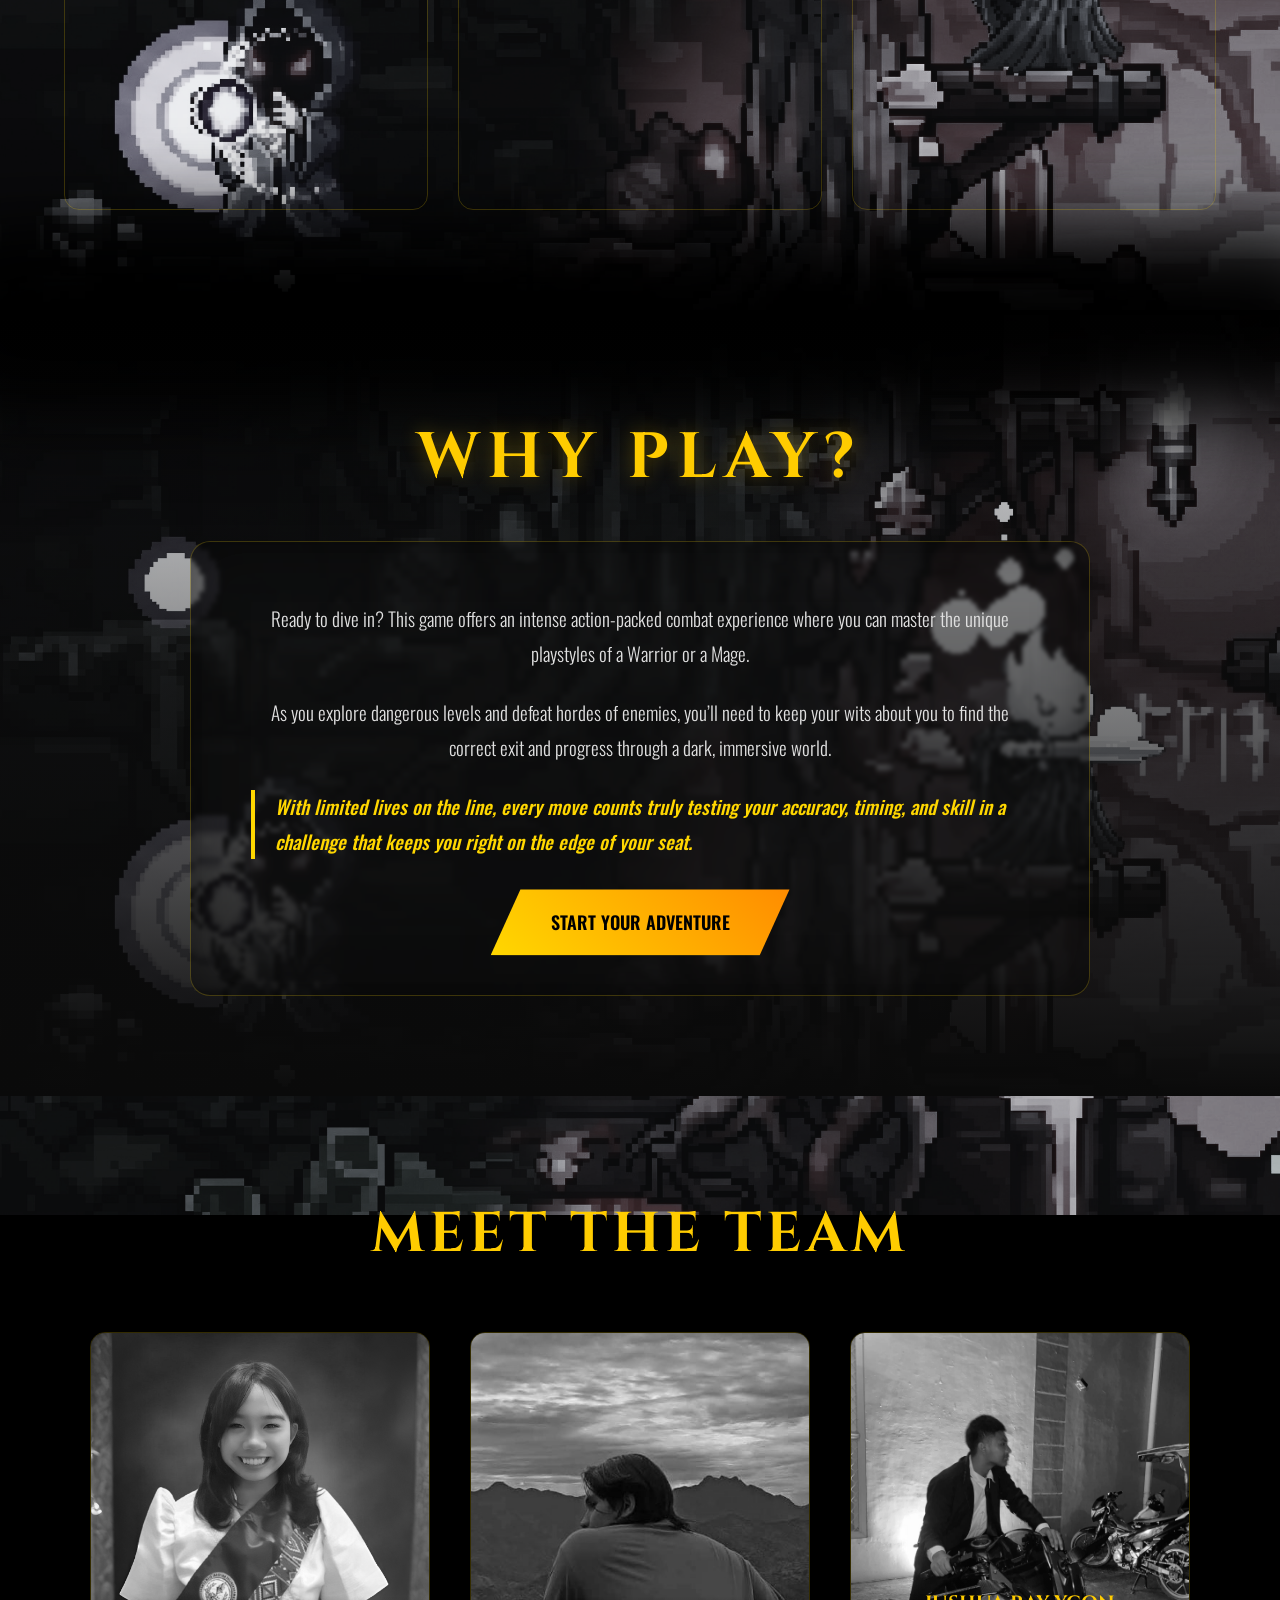
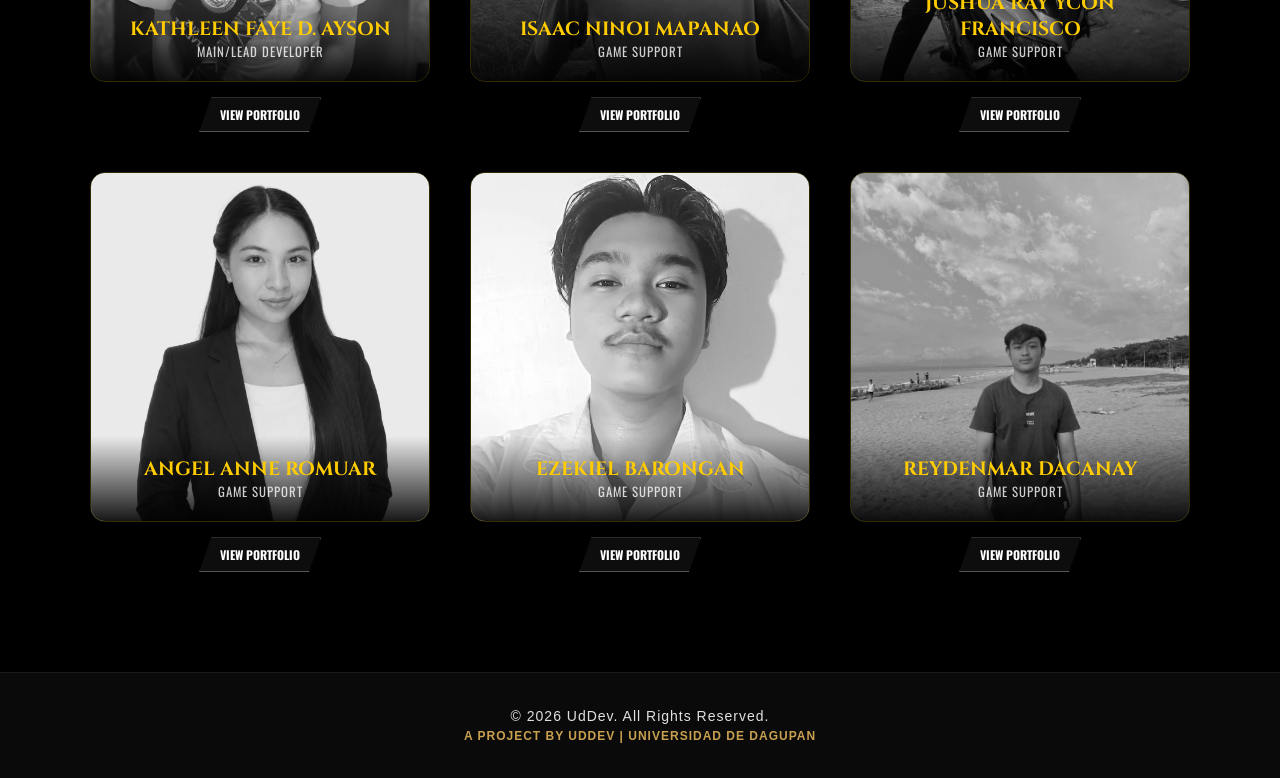
<file: website.html>
<!DOCTYPE html>
<html lang="en">
<head>
    <meta charset="UTF-8">
    <meta name="viewport" content="width=device-width, initial-scale=1.0">
    <title>THE LOST EXIT REALM</title>
    <link rel="stylesheet" href="design.css">
</head>
<body>

    <!-- ======================
             LANDING PAGE
         ====================== -->
    <header>
        <div class="nav-container">
            <div class="nav-left">
                <a href="#home">HOME</a>
                <a href="#about">ABOUT THE GAME</a>
                <a href="#how-to-play">HOW TO PLAY</a>
                <a href="#developers">DEVELOPERS</a>
            </div>
            <div class="nav-right">
                <span class="nav-logo">UdDev</span>
            </div>
        </div>
    </header>

    <main id="home" class="landing-page">
        <img src="Image/BG.jpg" class="main-bg" alt="Dungeon Background">
        <div class="content-wrapper">
            <div class="game-info">
                <p class="tagline">AN EPIC DUNGEON ADVENTURE</p>
                <h1 class="main-title">THE LOST <br><span>EXIT REALM</span></h1>
                
                <p class="summary">
                    One life. Infinite doors. Choose your path or perish in the dark. Master the elements, slay the monsters and hunt for the hidden keys. Wield steel or magic to find the only way out, or be lost in the realm forever.
                </p>

                <div class="button-group">
                    <a href="https://github.com/fayeyweb/LER" target="_blank" class="btn btn-play">DOWNLOAD LER</a> 
                    <a href="#how-to-play" class="btn btn-learn">LEARN MORE</a>
                </div>
            </div>
        </div>
    </main>

    <div class="fade-transition"></div>


    <!-- ======================
           ABOUT GAME SECTION
         ====================== -->
     <img src="Image/BG_ABOUTGAME.png" class="BG-ABOUT" alt="Game Characters">
    <section id="about" class="details-section">  
        <div class="details-container">
            <div class="details-container"> 
                
            <div class="about-content">
                <h2 class="about-title">ABOUT THE GAME</h2>
                <h3 class="about-subtitle">Explore the depths of the Lost Exit Realm</h3>
                <p class="about-description">
                    Lost Exit Realm is a 2D action-platformer where you explore dark dungeons to find the hidden exit. 
                    Choose between the Warrior or Mage to battle enemies using unique abilities like magic, dashing, and projectiles. Collect hidden Keys and Orbs across different levels to unlock the path to victory and complete your mission.
                </p>

            <!-- The 3 Long Buttons in one box -->
                <div class="info-buttons-box">
                    <a href="#levels" class="btn-info">LEVELS</a>
                    <a href="#characters" class="btn-info">CHARACTERS</a>
                    <a href="#features" class="btn-info">FEATURES</a>
                </div>
            </div>
        </div>
    </section>


    <!-- ======================
            FEATURES SECTION
         ====================== -->
     <div class="fade-transition"></div>
    <img src="Image/BG_GAME_FEATURES.png" class="BG_GAME_FEATURES" alt="Game Characters">
    <section id="features" class="features-section">
        <div class="features-header">
            <h2 class="features-main-title">GAME FEATURES</h2>
            <p class="features-subtitle">Core mechanics that define your journey in Lost Exit Realm.</p>
        </div>
        <div class="features-container">
            <div class="features-grid">
                <div class="feature-box">
                    <h3>Class Selection</h3>
                    <p>Choose between a Warrior or a Mage.</p>
                </div>
                <div class="feature-box">
                    <h3>Exploration</h3>
                    <p>Explore each level and discover the best path forward.</p>
                </div>
                <div class="feature-box">
                    <h3>Exit Door Mechanic</h3>
                    <p>Find the correct exit door to move on to the next stage.</p>
                </div>
                <div class="feature-box">
                    <h3>Life System</h3>
                    <p>Start with limited lives-every mistake can cost your run.</p>
                </div>
                <div class="feature-box">
                    <h3>Skill Based Gameplay</h3>
                    <p>Test your timing, accuracy, and decision-making in every fight.</p>
                </div>
                <div class="feature-box">
                    <h3>Level Progression</h3>
                    <p>Face increasing difficulty as you advance through different levels.</p>
                </div>
            </div>
        </div>
    </section>


    <!-- ======================
             LEVELS SECTION
         ====================== -->
    <div class="fade-transition"></div>
    <img src="Image/BG_LEVELS.png" class="BG-LEVELS" alt="Game LEVELS">

    <section id="levels" class="levels-section">
        <div class="levels-header">
            <h2 class="levels-main-title">LEVELS</h2>
            <p class="levels-subtitle">Conquer the different realms of the dungeon.</p>
        </div>

        <div class="levels-container">
            <!-- Level 1 -->
            <div class="level-card">
                <img src="Image/LEVEL 1.jpg" alt="Level 1">
                <div class="level-overlay">
                    <h3>LEVEL I</h3>
                    <p>This introductory stage requires players to find 2 keys while navigating a basic layout designed to teach core movement and combat against stationary enemies.</p>
                </div>
            </div>

            <!-- Level 2 -->
            <div class="level-card">
                <img src="Image/LEVEL 2.jpg" alt="Level 2"> 
                <div class="level-overlay">
                    <h3>LEVEL II</h3>
                    <p>The challenge increases as players must collect 3 keys while facing more strategic enemy placements and tighter platforming sections.</p>
                </div>
            </div>

            <!-- Level 3 -->
            <div class="level-card">
                <img src="Image/LEVEL 3.jpg" alt="Level 3"> 
                <div class="level-overlay">
                    <h3>LEVEL III</h3>
                    <p>As the ultimate test, this level demands 4 keys and forces players to survive against the full variety of threats, including the unpredictable Jumping Enemy.</p>
                </div>
            </div>
        </div>
    </section>



    <!-- ======================
           CHARACTERS SECTION
         ====================== -->
    <div class="fade-transition"></div>
    <img src="Image/BG_CHARACTERS.png" class="BG-CHARACTER" alt="Game LEVELS">
    <section id="characters" class="char-section">
        <div class="char-header">
            <h2 class="char-main-title">CHARACTERS TO PLAY</h2>
            
            <!-- Toggle Buttons -->
            <div class="char-selector">
                <button class="btn-char active" onclick="showChar('mage')">MAGE</button>
                <button class="btn-char" onclick="showChar('warrior')">WARRIOR</button>
            </div>
        </div>

        <div class="char-display-container">
            <!-- Mage Content (Default) -->
            <div id="mage-content" class="char-content active">
                <div class="char-info-left">
                    <h1 class="char-name">MAGE</h1>
                    <p class="char-description">
                       is an agile, hovering class that utilizes infinite magic orbs and a unique charging system to enter a powerful "Super Saiyan" state.
                       In this mode, she gains double movement speed and a golden aura, allowing her to overwhelm enemies with pure mystical energy.
                    </p>
                    <div class="skill-buttons">
                        <button class="btn-skill">MAGIC ORB</button>
                        <button class="btn-skill">SUPER SAIYAN</button>
                    </div>
                </div>
                <div class="char-image-right">
                    <img src="Image/MAGE.png" alt="Mage Character">
                </div>
            </div>

            <!-- Warrior Content (Hidden by default) -->
            <div id="warrior-content" class="char-content">
                <div class="char-info-left">
                    <h1 class="char-name">WARRIOR</h1>
                    <p class="char-description">
                        is a tactical long-range specialist who uses a high-damage laser rifle with a 15-round ammo capacity.
                        He relies on manual reloading and a quick dash mechanic to dodge attacks and maintain his position on the battlefield.
                    </p>
                    <div class="skill-buttons">
                        <button class="btn-skill">DASH</button>
                        <button class="btn-skill">GUNBLADE</button>
                    </div>
                </div>
                <div class="char-image-right"> 
                    <img src="Image/WARRIOR.png" alt="Warrior Character">
                </div>
            </div>
        </div>
    </section>


    <!-- ======================
         HOW TO PLAY SECTION
         ====================== -->
    <div class="fade-transition"></div>
    <img src="Image/BG_HOW TO PLAY.png" class="HOW-TO-PLAY" alt="Game Characters">

    <section id="how-to-play" class="how-section">
        <div class="how-header">
            <h2 class="how-main-title">HOW TO PLAY</h2>
            <p class="how-subtitle">Master the mechanics to survive the Lost Exit Realm.</p>
        </div>

        <div class="how-container">
            <!-- Box 1: Controls (Video) -->
            <div class="how-box">
                <video src="VIDEOS/CONTROLS.mp4" autoplay loop muted playsinline></video>
                <div class="how-overlay">
                    <div class="how-box-header">
                        <h3>CONTROLS</h3>
                    </div>
                    <div class="control-item">
                        <div class="key-group">
                            <span class="key">A</span> <span class="key">D</span>
                        </div>
                        <p>Move Left / Right</p>
                    </div>
                    <div class="control-item">
                        <div class="key-group">
                            <span class="key">W</span> <span class="key" style="width: 50px;">SPACE</span>
                        </div>
                        <p>Jump</p>
                    </div>
                </div>
            </div>

            <!-- Box 2: Special Skills (Video) -->
            <div class="how-box">
                <video src="VIDEOS/SPECIAL_SKILLS.mp4" autoplay loop muted playsinline></video>
                <div class="how-overlay">
                    <div class="how-box-header">
                        <h3>SPECIAL SKILLS</h3>
                    </div>
                    <div class="skill-item">
                        <p><span class="highlight">L-CLICK (Warrior):</span> Dash</p>
                        <p><span class="highlight">L-CLICK (Mage):</span> Super Saiyan </p>
                    </div>
                    <div class="control-item">
                        <span class="key">R</span>
                        <p>Reload Ability</p>
                    </div>
                    <div class="control-item">
                        <span class="key">E</span>
                        <p>Interact / Exit Door</p>
                    </div>
                </div>
            </div>

            <!-- Box 3: Objectives (Video) -->
            <div class="how-box">
                <video src="VIDEOS/OBJECTIVES.mp4" autoplay loop muted playsinline></video>
                <div class="how-overlay">
                    <div class="how-box-header">
                        <h3>OBJECTIVES</h3>
                    </div>
                    <p class="obj-text">
                        Find the hidden keys and orbs by defeating powerful enemies, Attack to protect your limited lives and locate the correct exit door once you have collected all required items to escape the realm.
                    </p>
                </div>
            </div>
        </div>
    </section>


    <!-- ======================
            WHY PLAY SECTION
         ====================== -->
    <div class="fade-transition"></div>
    <img src="Image/BG_HOW TO PLAY.png" class="HOW-TO-PLAY" alt="Game Characters">

    <section id="why-play" class="why-play-section">
        <div class="why-header">
            <h2 class="why-main-title">WHY PLAY?</h2>
        </div>

        <div class="why-container">
            <div class="why-content-box">
                <p class="why-text">
                    Ready to dive in? This game offers an intense action-packed combat experience where you can master the unique playstyles of a Warrior or a Mage. 
                </p>
                <p class="why-text">
                    As you explore dangerous levels and defeat hordes of enemies, you’ll need to keep your wits about you to find the correct exit and progress through a dark, immersive world. 
                </p>
                <p class="why-text highlight-box">
                    With limited lives on the line, every move counts truly testing your accuracy, timing, and skill in a challenge that keeps you right on the edge of your seat.
                </p>
                
                <div class="why-action">
                    <a href="https://github.com/fayeyweb/LER" target="_blank" class="btn btn-play">START YOUR ADVENTURE</a>
                </div>
            </div>
        </div>
    </section>


    <!-- ======================
           DEVELOPERS SECTION
         ====================== -->
    <section id="developers" class="dev-section">
        <div class="dev-header">
            <h2 class="dev-main-title">MEET THE TEAM</h2>
        </div>

        <div class="dev-grid">
            <!-- Dev 1 -->
            <div class="dev-card">
                <div class="dev-image-container">
                    <img src="Image/KATH.png" alt="Developer Name">
                    <div class="dev-info-overlay">
                        <h4 class="dev-name">KATHLEEN FAYE D. AYSON</h4>
                        <p class="dev-role">MAIN/LEAD DEVELOPER</p>
                    </div>
                </div>
                <a href="KATH/kath.html" target="_blank" class="btn-portfolio">VIEW PORTFOLIO</a>
            </div>

            <!-- Dev 2 -->
            <div class="dev-card">
                <div class="dev-image-container">
                    <img src="Image/Isaac.jpg" alt="Developer Name">
                    <div class="dev-info-overlay">
                        <h4 class="dev-name">ISAAC NINOI MAPANAO</h4>
                        <p class="dev-role">GAME SUPPORT</p>
                    </div>
                </div>
                <a href="ISAAC/isaac.html" target="_blank" class="btn-portfolio">VIEW PORTFOLIO</a>
            </div>

            <!-- Dev 3 -->
            <div class="dev-card">
                <div class="dev-image-container">
                    <img src="Image/Ycon.jpg" alt="Developer Name">
                    <div class="dev-info-overlay">
                        <h4 class="dev-name">JUSHUA RAY YCON FRANCISCO</h4>
                        <p class="dev-role">GAME SUPPORT</p>
                    </div>
                </div>
                <a href="JOSH/josh.html" target="_blank" class="btn-portfolio">VIEW PORTFOLIO</a>
            </div>

            <!-- Dev 4 -->
            <div class="dev-card">
                <div class="dev-image-container">
                    <img src="Image/anne.jpg" alt="Developer Name">
                    <div class="dev-info-overlay">
                        <h4 class="dev-name">ANGEL ANNE ROMUAR</h4>
                        <p class="dev-role">GAME SUPPORT</p>
                    </div>
                </div>
                <a href="ANNE/anne.html" target="_blank" class="btn-portfolio">VIEW PORTFOLIO</a>
            </div>

            <!-- Dev 5 -->
            <div class="dev-card">
                <div class="dev-image-container">
                    <img src="Image/ezekiel.jpg" alt="Developer Name">
                    <div class="dev-info-overlay">
                        <h4 class="dev-name">EZEKIEL BARONGAN</h4>
                        <p class="dev-role">GAME SUPPORT</p>
                    </div>
                </div>
                <a href="EZEKIEL/Ezekiel.html" target="_blank" class="btn-portfolio">VIEW PORTFOLIO</a>
            </div>

            <!-- Dev 6 -->
            <div class="dev-card">
                <div class="dev-image-container">
                    <img src="Image/Reyden.jpg" alt="Developer Name">
                    <div class="dev-info-overlay">
                        <h4 class="dev-name">REYDENMAR DACANAY</h4>
                        <p class="dev-role">GAME SUPPORT</p>
                    </div>
                </div>
                <a href="DACANAY/dacanay.html" target="_blank" class="btn-portfolio">VIEW PORTFOLIO</a>
            </div>
        </div>
    </section>

    
    <footer class="main-footer">
        <div class="footer-content">
            <p class="copyright">&copy; 2026 UdDev. All Rights Reserved.</p>
            <p class="branding">A Project by UdDev | Universidad de Dagupan</p>
        </div>
    </footer>

    <!-- ======================
              JAVASCRIPT
         ====================== -->
    <!-- JavaScript for Switching in Characters--> 
    <script>
        function showChar(charType) {
            // Remove active class from all contents and buttons
            document.querySelectorAll('.char-content').forEach(content => content.classList.remove('active'));
            document.querySelectorAll('.btn-char').forEach(btn => btn.classList.remove('active'));

            // Add active class to selected
            document.getElementById(charType + '-content').classList.add('active');
            event.currentTarget.classList.add('active');
        }
    </script>

</body>
</html>
</file>
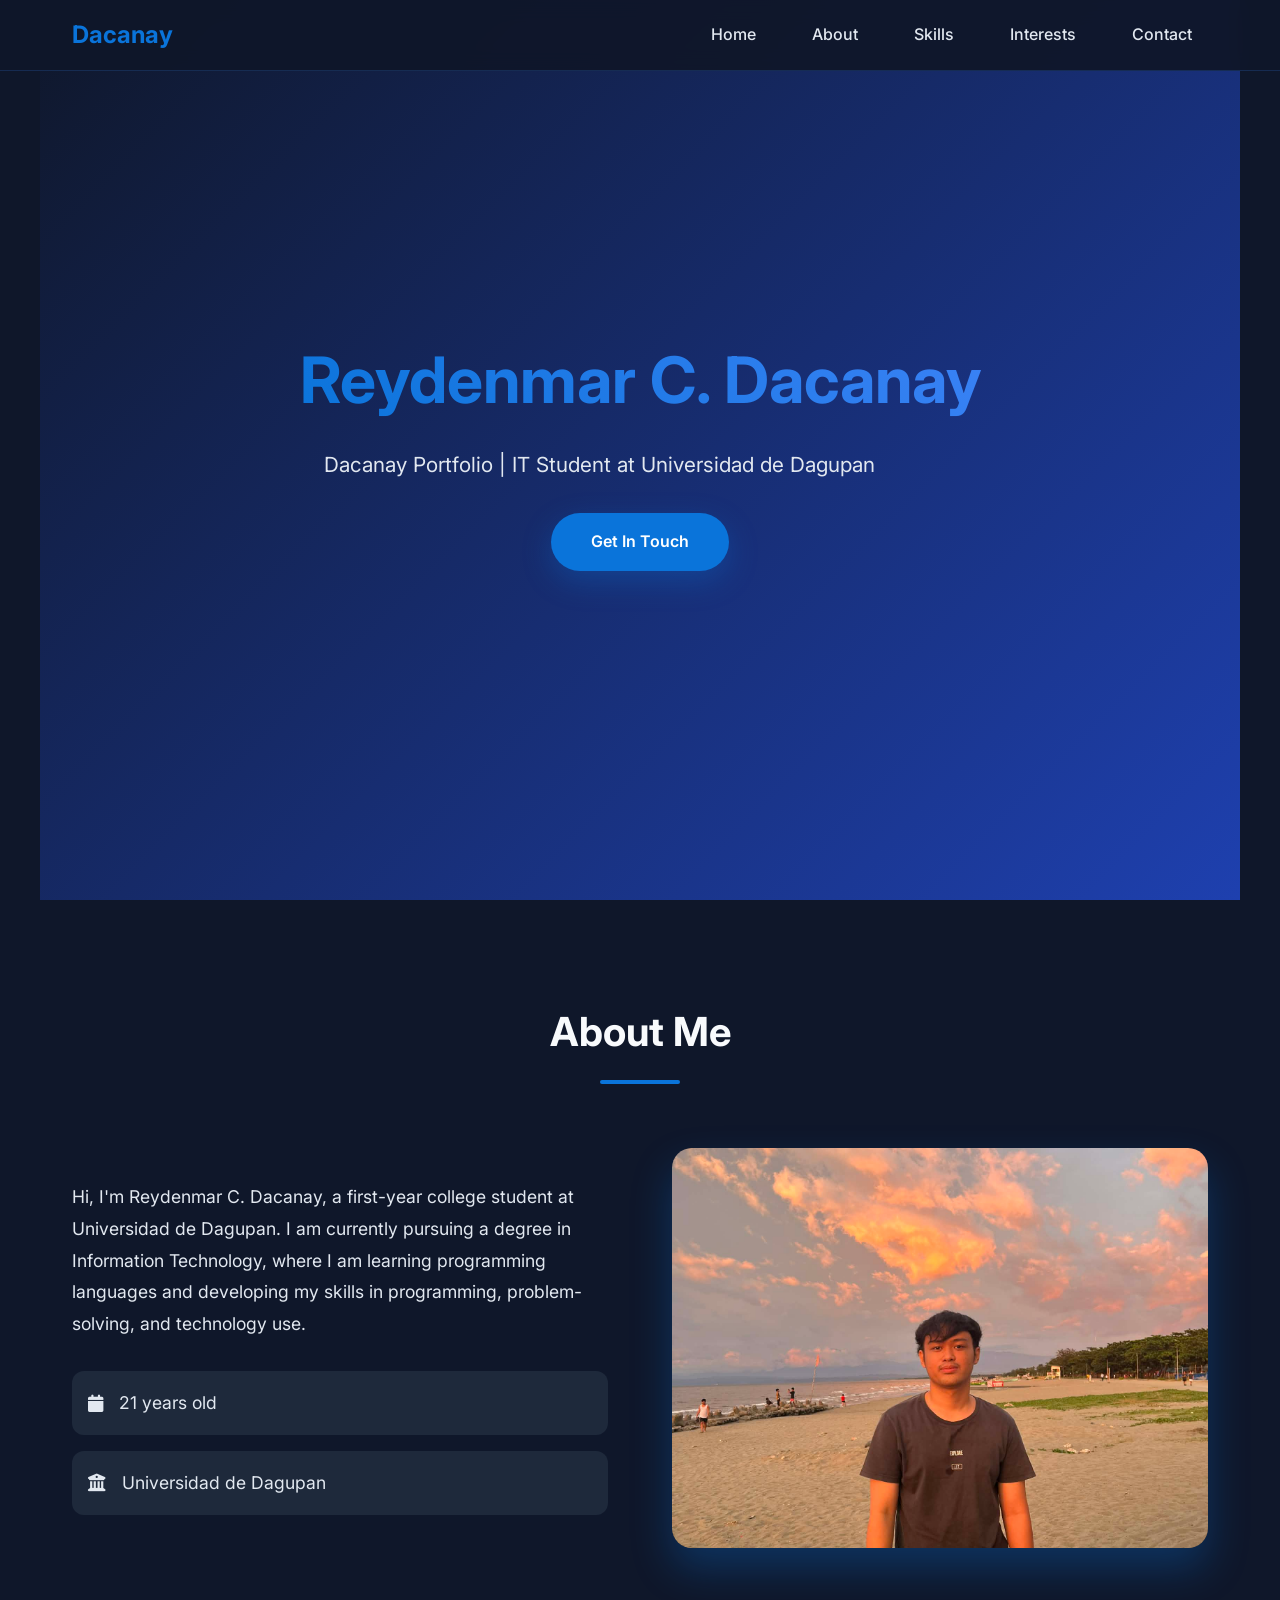
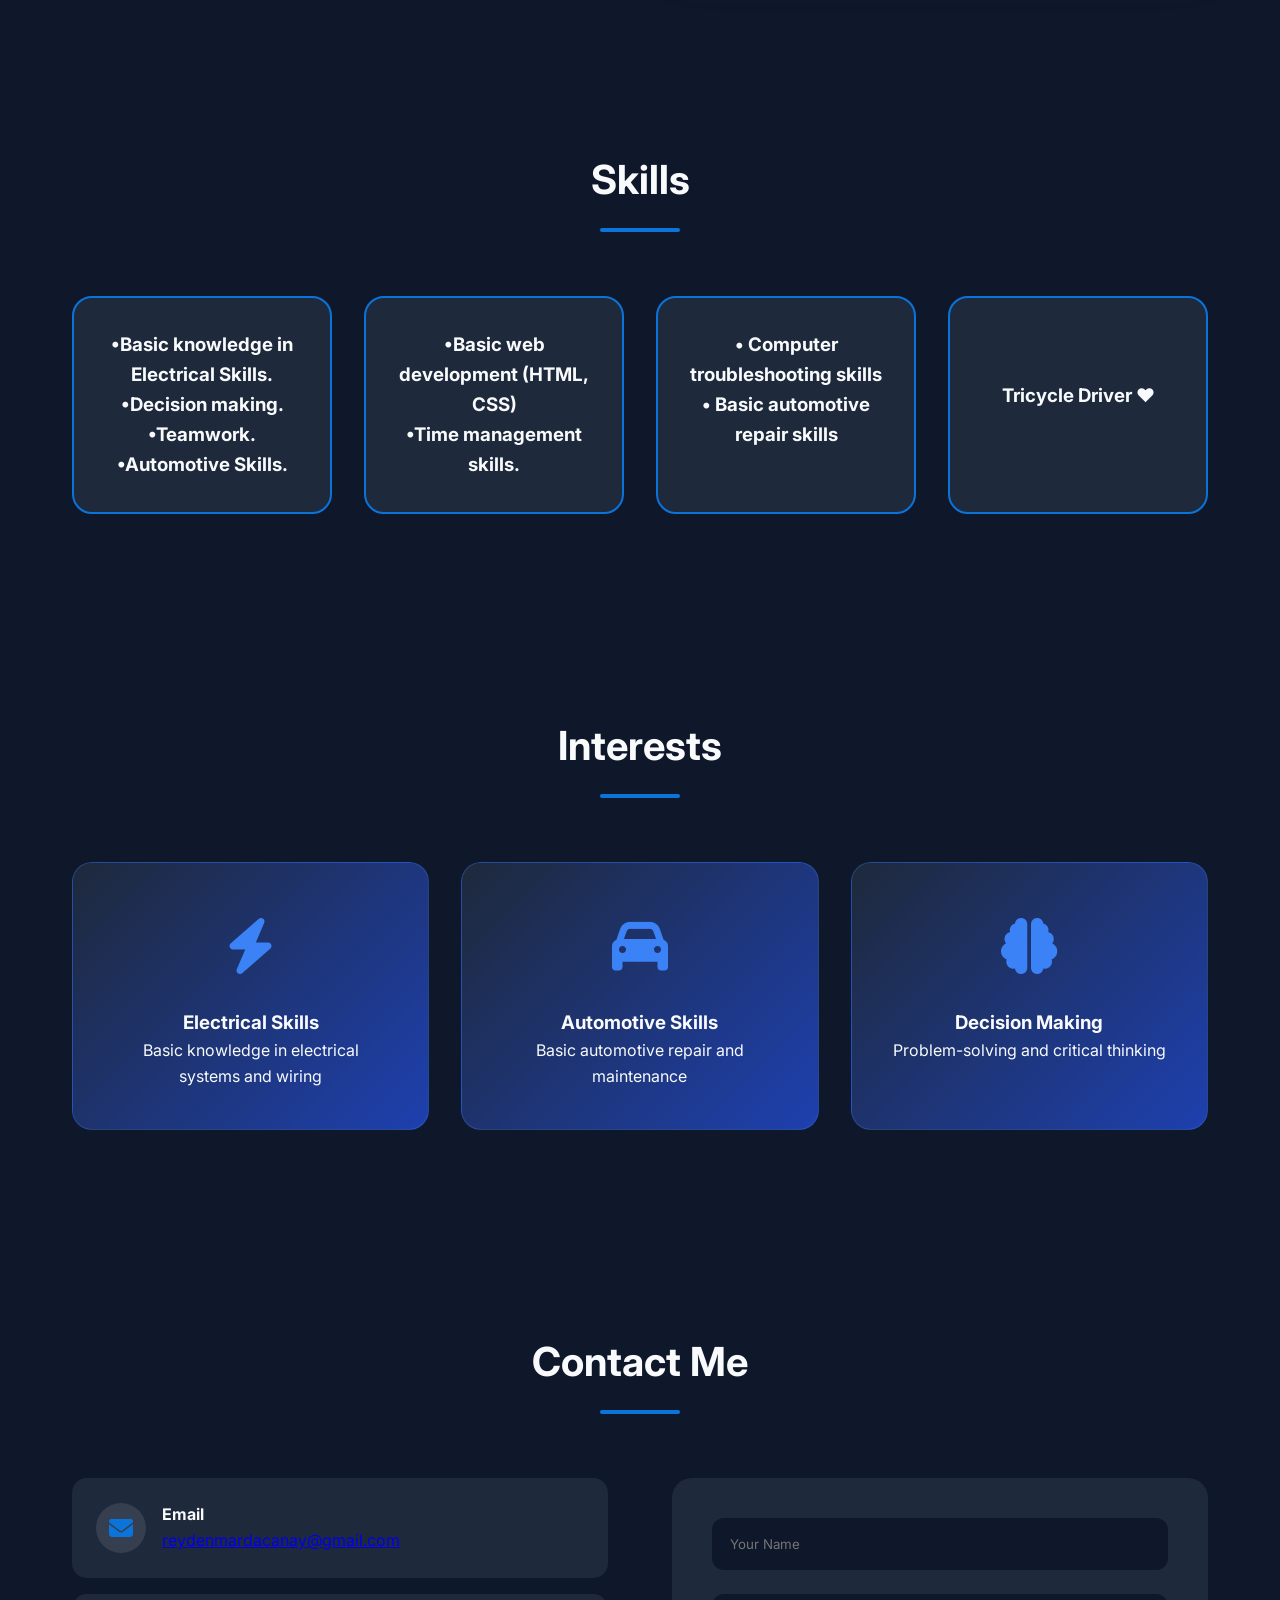
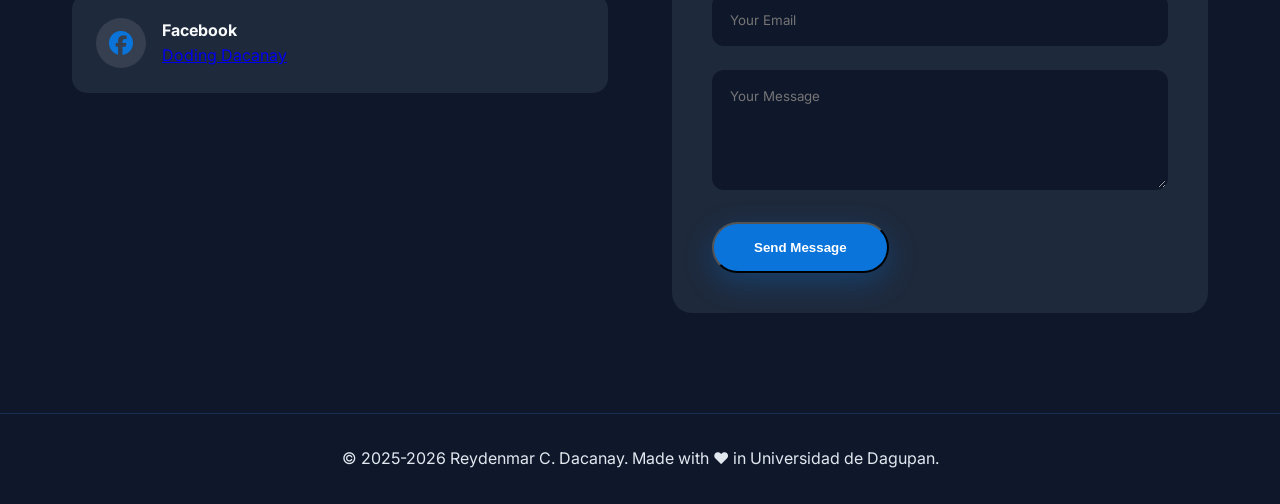
<file: DACANAY/dacanay.html>
<!DOCTYPE html>
<html lang="en">
<head>
    <!-- 
        ========================================
        META TAGS - Basic page setup
        ========================================
        charset: Para sa characters (UTF-8 = lahat ng wika OK)
        viewport: Para mobile responsive
    -->
    <meta charset="UTF-8">
    <meta name="viewport" content="width=device-width, initial-scale=1.0">
    <title>Reydenmar C. Dacanay | IT Student Portfolio</title>
    
    <!-- 
        ========================================
        GOOGLE FONTS - Inter font family
        ========================================
        weights: 300(thin),400(normal),500(medium),600(semi-bold),700(bold)
    -->
    <link href="https://fonts.googleapis.com/css2?family=Inter:wght@300;400;500;600;700&display=swap" rel="stylesheet">
    
    <!-- 
        ========================================
        FONT AWESOME - 2000+ free icons
        ========================================
        fas = free solid icons
        fab = free brands (FB, React, etc.)
    -->
    <link rel="stylesheet" href="https://cdnjs.cloudflare.com/ajax/libs/font-awesome/6.4.0/css/all.min.css">
    
    <!-- 
        ========================================
        ATING CSS FILE - External para malinis
        ========================================
        href="style.css" = same folder
    -->
    <link rel="stylesheet" href="dacanay_design.css">
</head>

<body>
    <!-- 
        ========================================
        NAVIGATION BAR - Fixed sa tuktok
        ========================================
        Hindi nawawala kahit mag-scroll
    -->
    <nav>
        <div class="nav-container"> <!-- Container para centered -->
            <!-- LOGO - Kanan side -->
            <div class="logo">Dacanay</div>
            
            <!-- DESKTOP MENU LINKS - Kanan side -->
            <ul class="nav-links"> <!-- ul = unordered list -->
                <li><a href="#hero">Home</a></li>     <!-- #hero = smooth scroll sa section -->
                <li><a href="#about">About</a></li>
                <li><a href="#skills">Skills</a></li>
                <li><a href="#interests">Interests</a></li>
                <li><a href="#contact">Contact</a></li>
            </ul>
            
            <!-- MOBILE HAMBURGER MENU - Nawawala sa desktop -->
            <div class="mobile-menu">
                <ul>
                    <li>
                        <a href="#hero">Home</a>
                        <a href="#about ">About me</a>
                        <a href="#skills">Skills</a>
                        <a href="#interests">Interested</a>
                        <a href="#contact">Contact</a>

                    </li>
                </ul>
                
            </div>
        </div>
    </nav>

    <!-- 
        ========================================
        HERO SECTION - Full screen intro
        ========================================
        100vh = buong height ng screen
    -->
    <section id="hero">
        <div class="hero-content">
            <!-- MAIN HEADING - Gradient text sa CSS -->
            <h1>Reydenmar C. Dacanay</h1>
            <!-- SUBTITLE -->
            <p class="hero-subtitle">    Dacanay Portfolio | IT Student at Universidad de Dagupan</p>
            <!-- CTA BUTTON - Call to Action -->
            <a href="#contact" class="cta-button">Get In Touch</a>
        </div>
    </section>

    <!-- 
        ========================================
        ABOUT ME SECTION - 2 columns (text + image)
        ========================================
        CSS Grid: 1fr 1fr = 50% | 50%
    -->
    <section id="about">
        <!-- SECTION TITLE - May automatic underline sa CSS -->
        <h2 class="section-title">About Me</h2>
        <div class="about-content">
            <!-- KANAN COLUMN: TEXT CONTENT -->
            <div class="about-text">
                <!-- BIO PARAGRAPH -->
                <p>Hi, I'm Reydenmar C. Dacanay, a first-year college student at Universidad de Dagupan. I am currently pursuing a degree in Information Technology, where I am learning programming languages and developing my skills in programming, problem-solving, and technology use.</p>
                
                <!-- PERSONAL INFO CARDS - Flexbox vertical -->
                <div class="personal-info">
                    <!-- INFO CARD 1 -->
                    <div class="info-item">
                        <i class="fas fa-calendar"></i>  <!-- Icon -->
                        <span>21 years old</span>        <!-- Text -->
                    </div>
                    <!-- INFO CARD 2 -->
                    <div class="info-item">
                        <i class="fas fa-university"></i>
                        <span>Universidad de Dagupan</span>
                    </div>
                </div>
            </div>
            
            <!-- KALIWA COLUMN: PROFILE IMAGE -->
            <div class="about-image">
                <!-- src = image file name (same folder) -->
                <img src="8f6f61d6-bffc-46e7-9d0c-36ddad26a61c.jpg" alt="Reydenmar C. Dacanay">
                <!-- alt = para screen readers (accessibility) -->
            </div>
        </div>
    </section>

    <!-- 
        ========================================
        TECHNICAL SKILLS - Responsive Grid Cards
        ========================================
        CSS: repeat(auto-fit, minmax(250px, 1fr))
             = Auto columns depende sa screen size
    -->
    <section id="skills">
        <h2 class="section-title"> Skills</h2>
        <div class="skills-grid">
            <!-- SKILL CARD 1:  -->
            <div class="skill-card">
               
                <h3>•Basic knowledge in Electrical Skills. <br> •Decision making.
                    •Teamwork. <br>•Automotive Skills.</h3>
                
            </div>
            
            <!-- SKILL CARD 2:  -->
            <div class="skill-card">
                
                <h3>•Basic web development (HTML, CSS) <br> •Time management skills.</h3>
                <p></p>
            </div>
            
            <!-- SKILL CARD 3:  -->
             <div class="skill-card">
            
                <h3>• Computer troubleshooting skills <br> • Basic automotive repair skills</h3>
                
             </div>
            
            <!-- SKILL CARD 4:  -->
            <div class="skill-card">
                <br>
                <br>
                <h3> Tricycle Driver ❤️ </h3>
                
            </div>
        </div>
    </section>

    <!-- 
        ========================================
        INTERESTS SECTION - Similar to skills pero different style
        ========================================
    -->
    <section id="interests">
        <h2 class="section-title">Interests</h2>
        <div class="interests-grid">
            <!-- INTEREST 1: Electrical -->
            <div class="interest-card">
                <div class="interest-icon"><i class="fas fa-bolt"></i></div>
                <h3>Electrical Skills</h3>
                <p>Basic knowledge in electrical systems and wiring</p>
            </div>
            
            <!-- INTEREST 2: Automotive -->
            <div class="interest-card">
                <div class="interest-icon"><i class="fas fa-car"></i></div>
                <h3>Automotive Skills</h3>
                <p>Basic automotive repair and maintenance</p>
            </div>
            
            <!-- INTEREST 3: Decision Making -->
            <div class="interest-card">
                <div class="interest-icon"><i class="fas fa-brain"></i></div>
                <h3>Decision Making</h3>
                <p>Problem-solving and critical thinking</p>
            </div>
        </div>
    </section>

    <!-- 
        ========================================
        CONTACT SECTION - 2 columns (Info + Form)
        ========================================
        Formspree = libre email form service
        Palitan mo YOUR_FORM_ID: formspree.io → new form
    -->
    <section id="contact">
        <h2 class="section-title">Contact Me</h2>
        <div class="contact-content">
            <!-- KANAN COLUMN: CONTACT INFO -->
            <div class="contact-info">
                <!-- EMAIL ITEM -->
                <div class="contact-item">
                    <i class="fas fa-envelope"></i>
                    <div>
                        <h4>Email</h4>
                       <p><a href="https://mail.google.com/mail/u/0/#inbox" target="_blank">reydenmardacanay@gmail.com</a></p>
                    </div>
                </div>
                
                <!-- FACEBOOK ITEM -->
                <div class="contact-item">
                    <i class="fab fa-facebook"></i>
                    <div>
                        <h4>Facebook</h4>
                        <p><a href="https://www.facebook.com/DodingDacanay" target="_blank">Doding Dacanay</a></p>
                    </div>
                </div>
            </div>
            
            <!-- KALIWA COLUMN: CONTACT FORM -->
            <form class="contact-form" action="https://formspree.io/f/YOUR_FORM_ID" method="POST">
                <!-- NAME INPUT FIELD -->
                <div class="form-group">
                    <input type="text" name="name" placeholder="Your Name" required>
                    <!-- required = hindi pwede blank -->
                </div>
                
                <!-- EMAIL INPUT FIELD -->
                <div class="form-group">
                    <input type="email" name="email" placeholder="Your Email" required>
                </div>
                
                <!-- MESSAGE TEXTAREA -->
                <div class="form-group">
                    <textarea name="message" placeholder="Your Message" required></textarea>
                </div>
                
                <!-- SUBMIT BUTTON -->
                <button type="submit" class="cta-button">Send Message</button>
            </form>
        </div>
    </section>

    <!-- 
        ========================================
        FOOTER - Copyright at credits
        ========================================
    -->
    <footer>
        <p>&copy; 2025-2026 Reydenmar C. Dacanay. Made with ❤️ in Universidad de Dagupan.</p>
        <!-- &copy; = © symbol -->
    </footer>
</body>
</html>
</file>
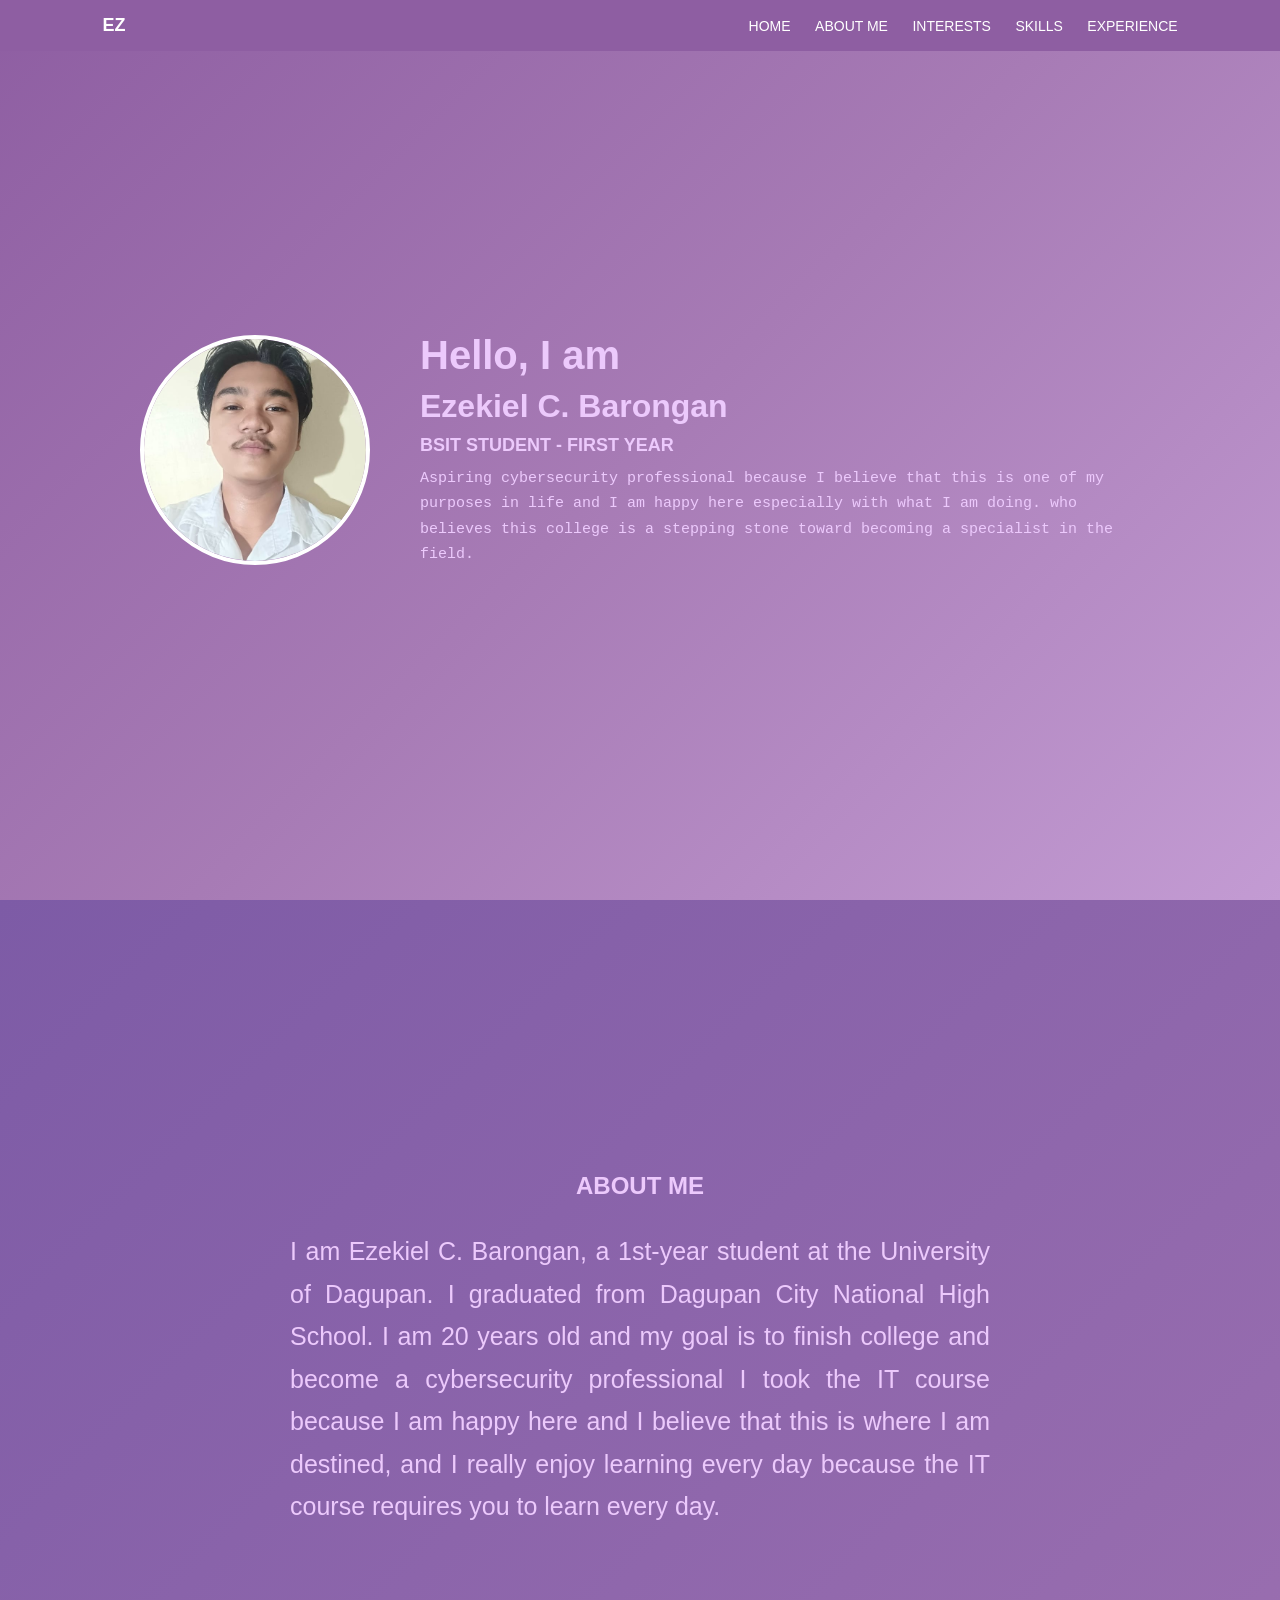
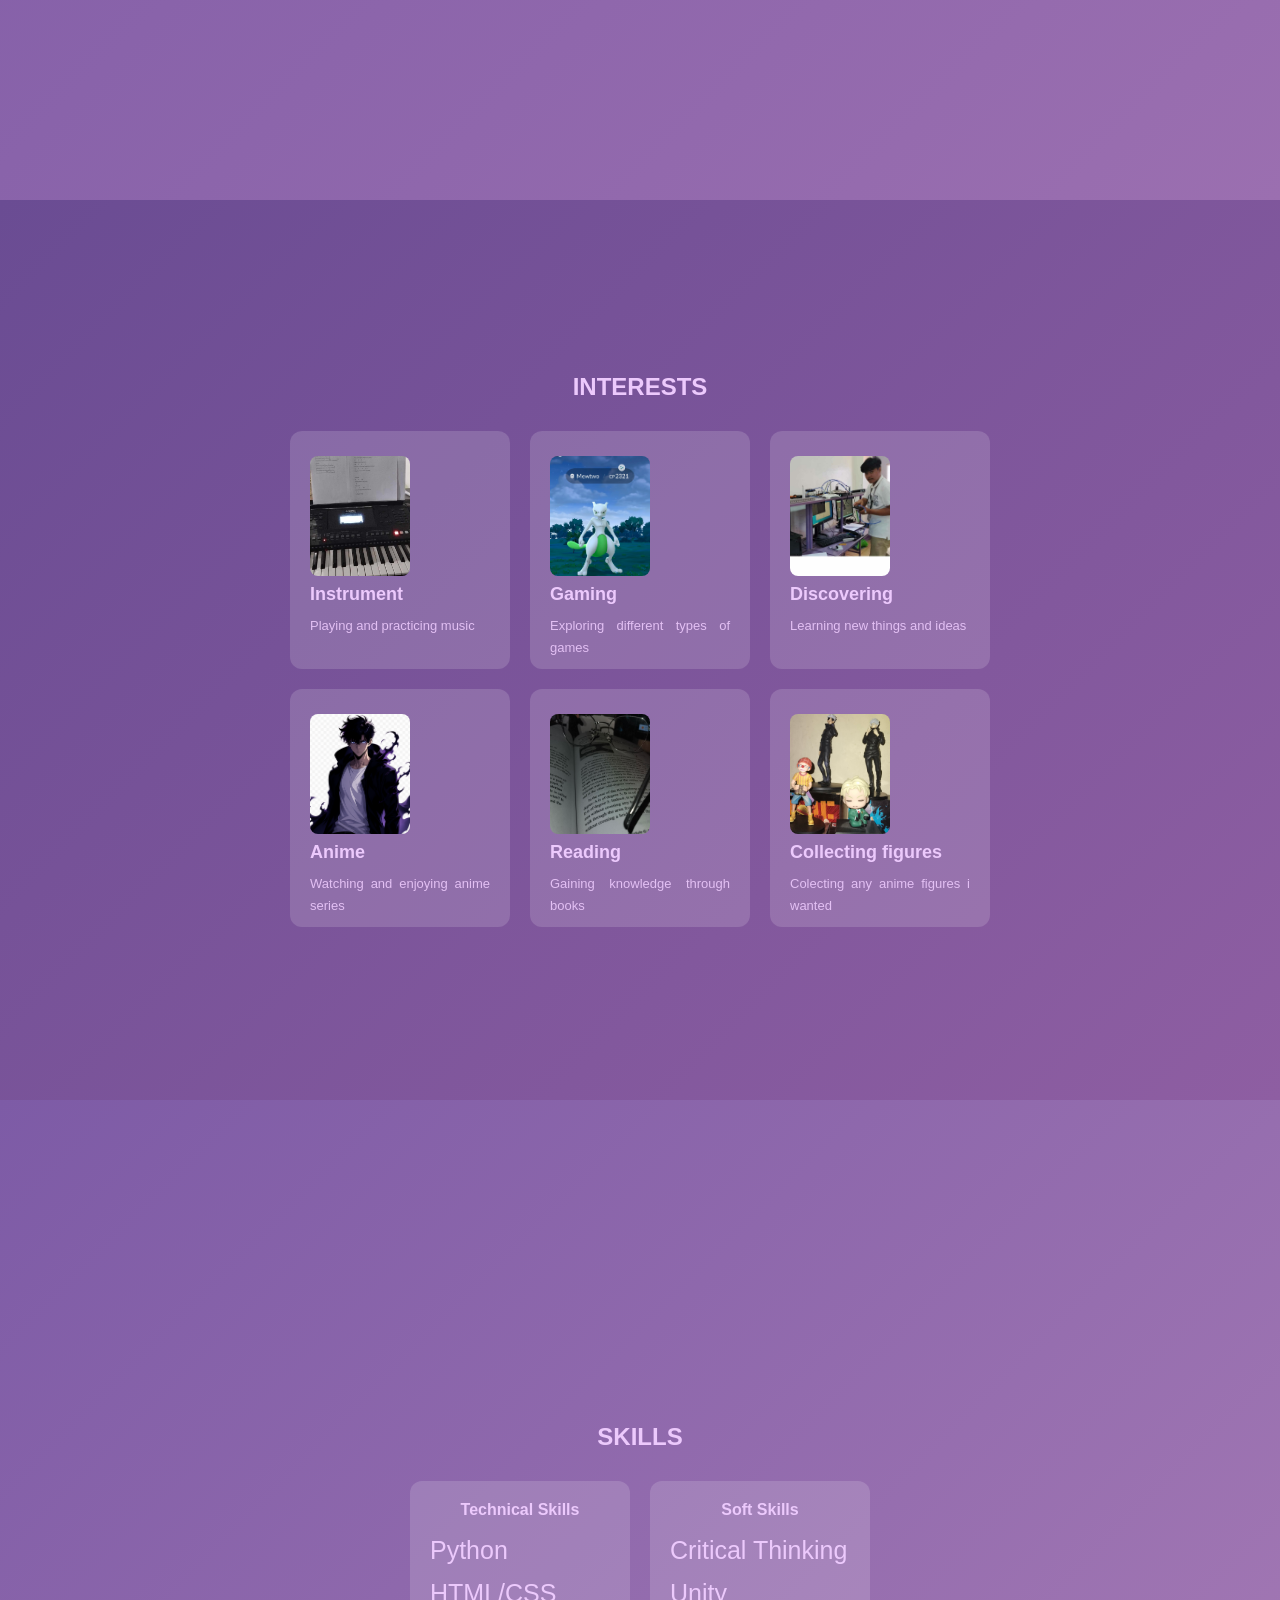
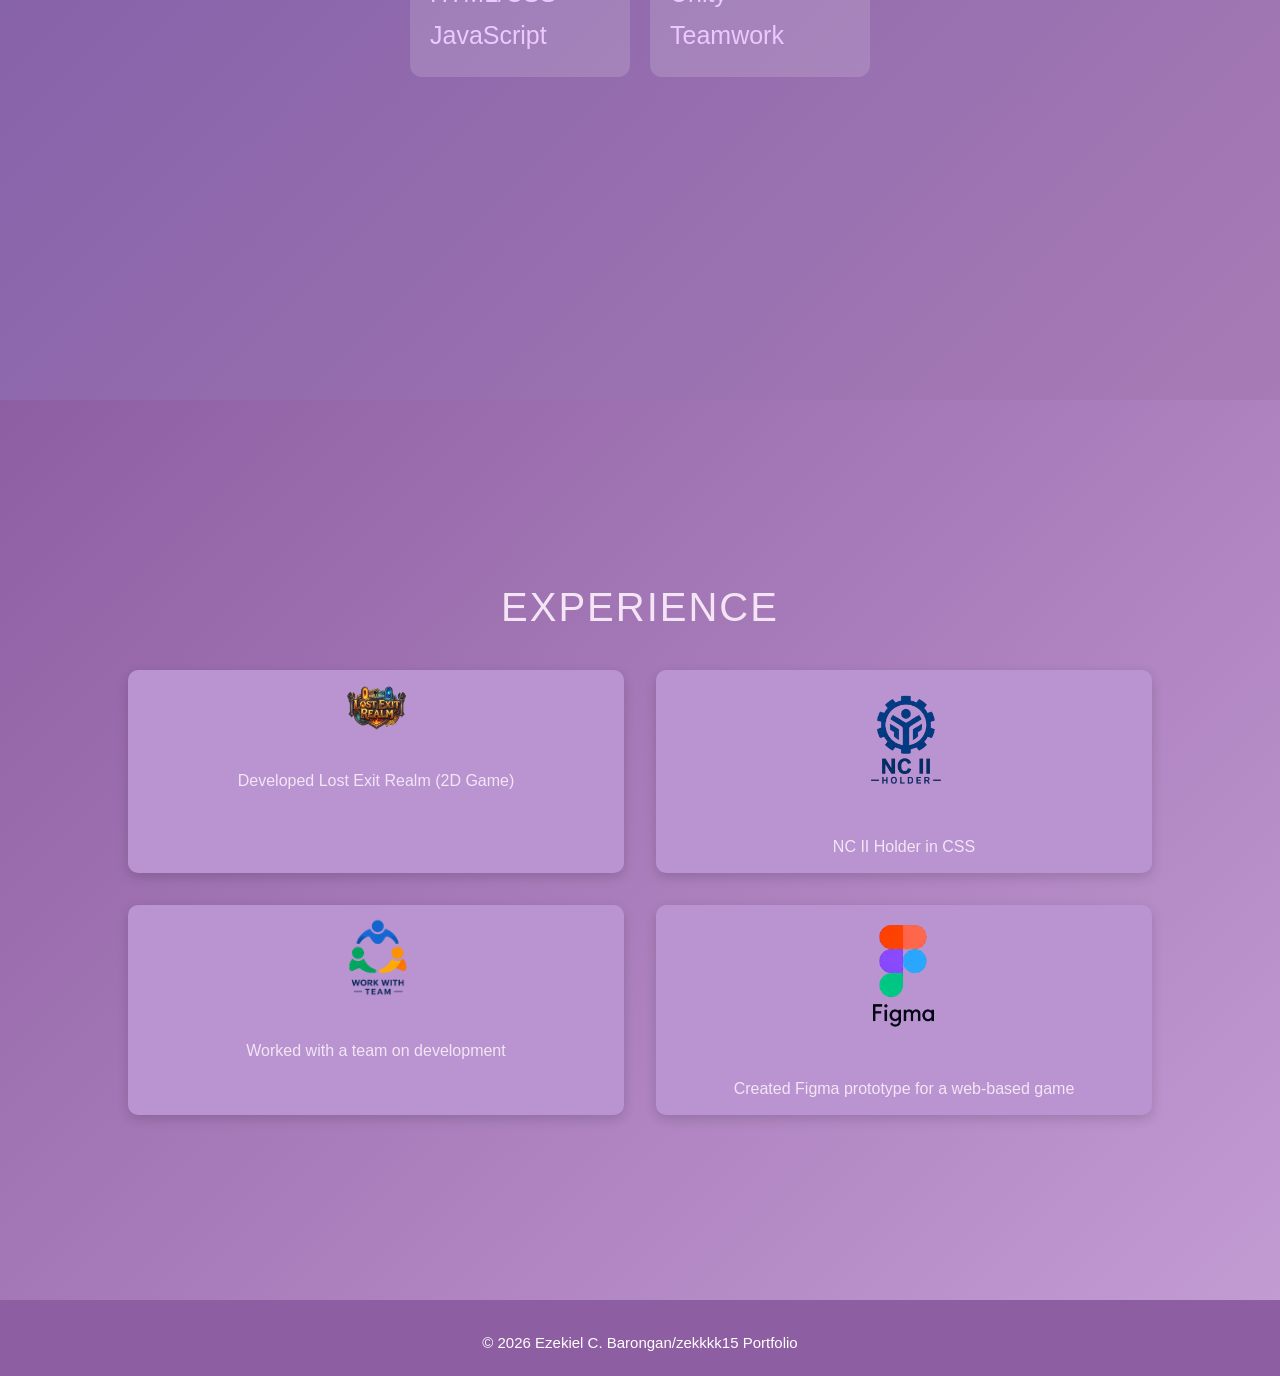
<file: EZEKIEL/Ezekiel.html>
<!DOCTYPE html> 
<html lang="en">

<head>
  <meta charset="UTF-8">
  <title>Portfolio</title>
  <link rel="stylesheet" href="Ezekiel_design.css">
</head>

<body>

  <!-- NAVBAR -->
  <nav class="nav">

    <!-- LOGO -->
    <div class="logo">EZ</div>

    <!-- LINKS -->
    <div class="navigation">
      <a href="#home">HOME</a>
      <a href="#about">ABOUT ME</a>
      <a href="#interests">INTERESTS</a>
      <a href="#skills">SKILLS</a>
      <a href="#experience">EXPERIENCE</a>
    </div>

  </nav>
  <!-- HOME -->
  <section id="home" class="section home">

    <div class="Main">

      <img src="zekimg.jpg" alt="Profile" class="profile-img">

      <div class="intro">
        <h4>Hello, I am</h4>
        <h1>Ezekiel C. Barongan</h1>
        <h3>BSIT STUDENT - FIRST YEAR</h3>

        <p>
          Aspiring cybersecurity professional because I believe that this is one of my purposes in life and I am happy here especially with what I am doing. who believes this college
          is a stepping stone toward becoming a specialist in the field.
        </p>
      </div>

    </div>

  </section>

  <!-- ABOUT -->
  <section id="about" class="section">

    <div class="content">
      <h2>ABOUT ME</h2>

      <p>
        I am Ezekiel C. Barongan, a 1st-year student at the University of Dagupan.
        I graduated from Dagupan City National High School. I am 20 years old and
        my goal is to finish college and become a cybersecurity professional I took the IT course because I am happy here and I believe that this is where I am destined, and I really enjoy learning every day because the IT course requires you to learn every day.
      </p>
    </div>

  </section>

  <section id="interests" class="section">
  <div class="content">
    <!-- TITLE ON TOP -->
    <h2 class="section-title">INTERESTS</h2>
    <!-- ITEMS BELOW -->
    <div class="interests-container">

      <div class="interest-item">
        <img src="ins.jpg" alt="Instrument">
        <h4>Instrument</h4>
        <p>Playing and practicing music</p>
      </div>

      <div class="interest-item">
        <img src="gaming.jpg" alt="Gaming">
        <h4>Gaming</h4>
        <p>Exploring different types of games</p>
      </div>

      <div class="interest-item">
        <img src="dis.jpg" alt="Discovering">
        <h4>Discovering</h4>
        <p>Learning new things and ideas</p>
      </div>

      <div class="interest-item">
        <img src="solo.png" alt="Anime">
        <h4>Anime</h4>
        <p>Watching and enjoying anime series</p>
      </div>

      <div class="interest-item">
        <img src="read.jpg" alt="Discovering New">
        <h4>Reading</h4>
        <p>Gaining knowledge through books</p>
      </div>

      <div class="interest-item">
        <img src="collecting.jpg" alt="Collecting">
        <h4>Collecting figures</h4>
        <p>Colecting any anime figures i wanted </p>
      </div>


    </div>
  </div>
</section>

  <!-- SKILLS -->
  <section id="skills" class="section">

    <div class="content">
      <h2>SKILLS</h2>

      <div class="skills-container">

        <div class="skill">
          <h4>Technical Skills</h4>
          <p>Python<br>HTML/CSS<br>JavaScript</p>
        </div>

        <div class="skill">
          <h4>Soft Skills</h4>
          <p>Critical Thinking<br>Unity<br>Teamwork</p>
        </div>

      </div>

    </div>

  </section>

 <div id="experience" class="expe">
  <h2>EXPERIENCE</h2>

  <div class="experience-container">

    <div class="box">
      <img src="logu.png" alt="">
      <p>Developed Lost Exit Realm (2D Game)</p>
    </div>

    <div class="box">
      <img src="NC-remove.png" alt="">
      <p>NC II Holder in CSS</p>
    </div>

    <div class="box">
      <img src="work-remove.png" alt="">
      <p>Worked with a team on development</p>
    </div>

    <div class="box">
      <img src="fig-remove.png" alt="">
      <p>Created Figma prototype for a web-based game</p>
    </div>

  </div>
</div>
   <footer style="text-align:center; padding:20px; background:#8e5ea2; color:white;">
    <p>© 2026 Ezekiel C. Barongan/zekkkk15 Portfolio</p>
  </footer>
</body>
</html>
</file>
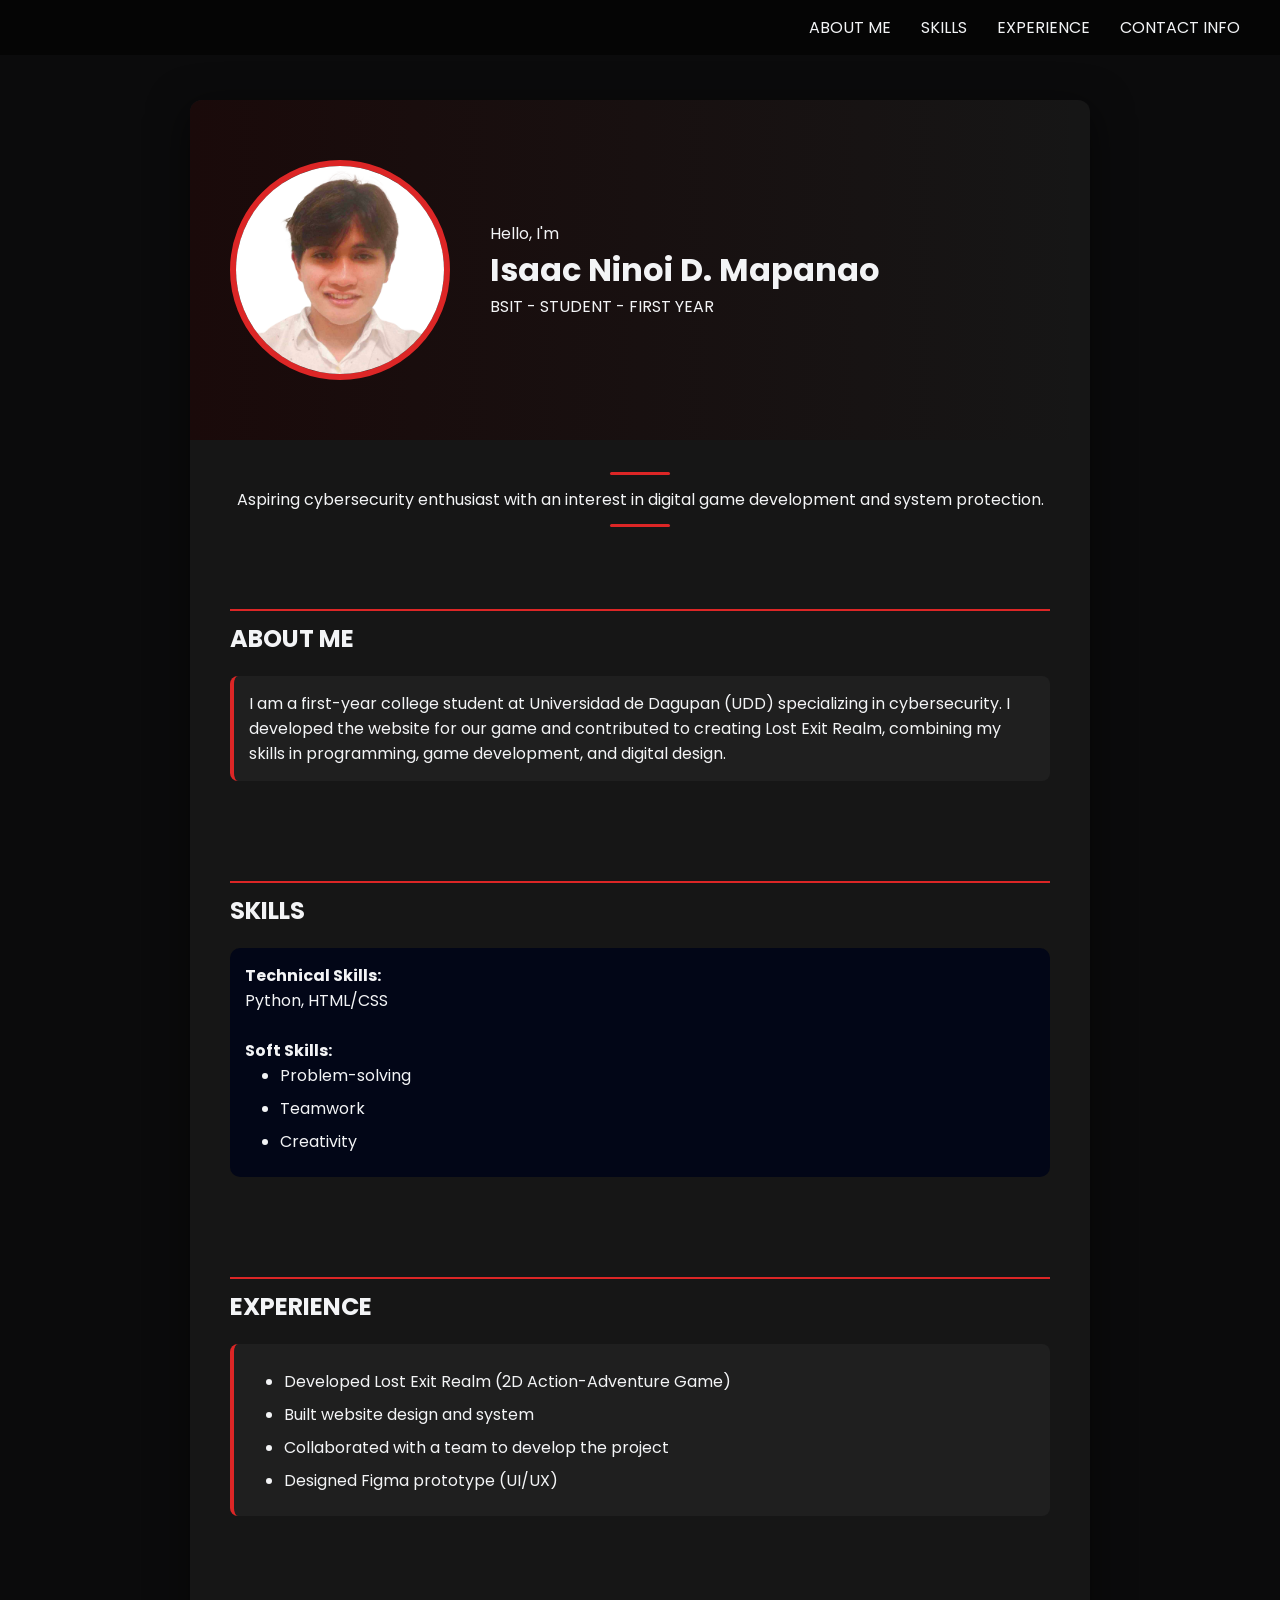
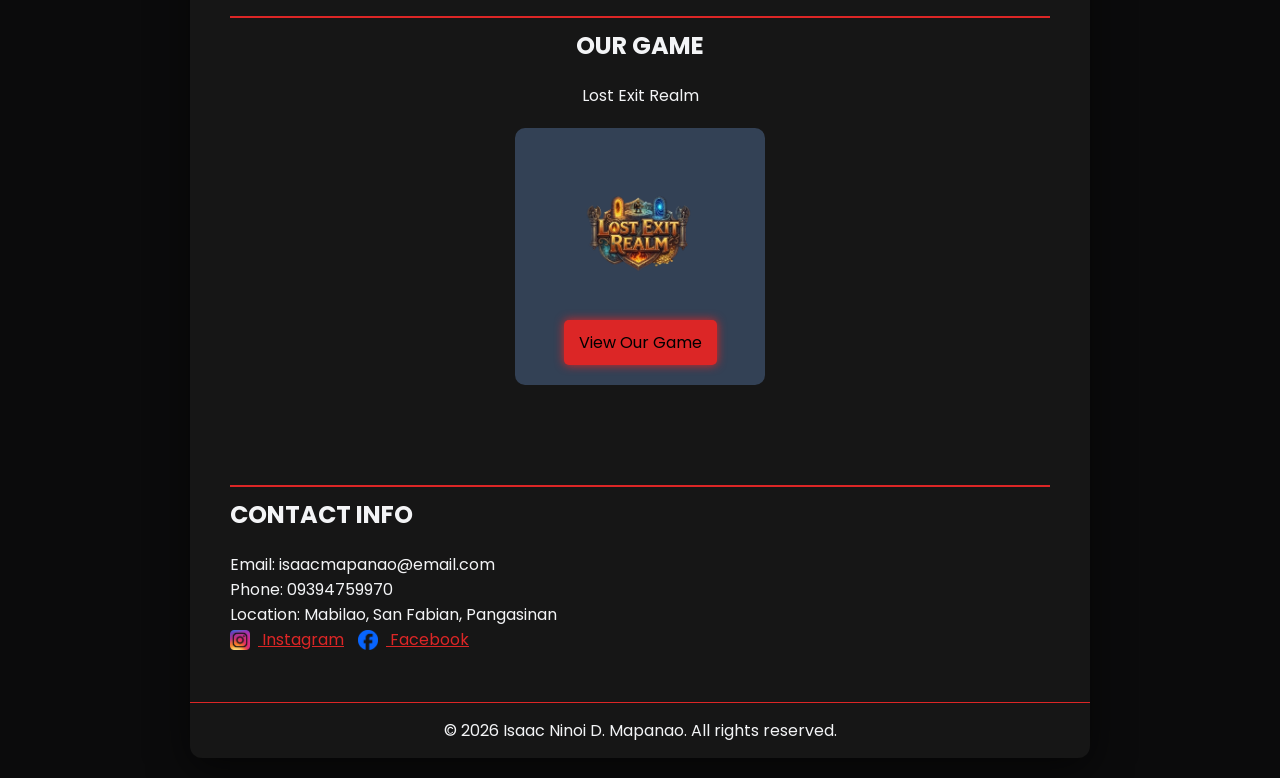
<file: ISAAC/isaac.html>
<!DOCTYPE html>
<html lang="en">
<head>
<meta charset="UTF-8">
<meta name="viewport" content="width=device-width, initial-scale=1.0">
<title>Isaac Portfolio</title>

<link rel="stylesheet" href="isaac_design.css">

<!-- GOOGLE FONT -->
<link href="https://fonts.googleapis.com/css2?family=Poppins:wght@300;500;700&display=swap" rel="stylesheet">
</head>

<body>

<!-- NAV -->
<nav class="navbar">
    <a href="#aboutme">ABOUT ME</a>
    <a href="#skills">SKILLS</a>
    <a href="#experience">EXPERIENCE</a>
    <a href="#contact">CONTACT INFO</a>
</nav>

<div class="container">

<!-- HERO -->
<div class="hero">
    <div class="profile">
        <img src="isaacimg/profile.png" alt="Profile Picture">
    </div>

    <div class="hero-text">
        <p>Hello, I'm</p>
        <h1>Isaac Ninoi D. Mapanao</h1>
        <p>BSIT - STUDENT - FIRST YEAR</p>
    </div>
</div>

<!-- TAGLINE -->
<div class="tagline">
    <div class="divider"></div>
    Aspiring cybersecurity enthusiast with an interest in digital game development and system protection.
    <div class="divider"></div>
</div>

<!-- ABOUT -->
<section id="aboutme" class="section">
    <h2 class="section-title">ABOUT ME</h2>
    <div class="box">
        I am a first-year college student at Universidad de Dagupan (UDD) specializing in cybersecurity. I developed the website for our game and contributed to creating Lost Exit Realm, combining my skills in programming, game development, and digital design.
    </div>
</section>

<!-- SKILLS -->
<section id="skills" class="section">
    <h2 class="section-title">SKILLS</h2>
    <div class="card">
        <p><b>Technical Skills:</b></p>
        <p>Python, HTML/CSS</p>

        <br>

        <p><b>Soft Skills:</b></p>
        <ul>
            <li>Problem-solving</li>
            <li>Teamwork</li>
            <li>Creativity</li>
        </ul>
    </div>
</section>

<!-- EXPERIENCE -->
<section id="experience" class="section">
    <h2 class="section-title">EXPERIENCE</h2>

    <div class="box">
        <ul>
            <li>Developed Lost Exit Realm (2D Action-Adventure Game)</li>
            <li>Built website design and system</li>
            <li>Collaborated with a team to develop the project</li>
            <li>Designed Figma prototype (UI/UX)</li>
        </ul>
    </div>
</section>

<!-- GAME -->
<div class="section game-section">
    <h2 class="section-title">OUR GAME</h2>
    <p class="game-title">Lost Exit Realm</p>

    <div class="game-box">
        <img src="isaacimg/logo.png" alt="Game Icon" class="game-img">
        <a href="https://netero123.github.io/game-website/" class="game-btn">View Our Game</a>
    </div>
</div>

<!-- CONTACT -->
<section id="contact" class="contact">
    <h2 class="section-title">CONTACT INFO</h2>

    <p>Email: isaacmapanao@email.com</p>
    <p>Phone: 09394759970</p>
    <p>Location: Mabilao, San Fabian, Pangasinan</p>

    <a href="https://www.instagram.com/sanzensekai12" target="_blank">
        <img src="isaacimg/iggg.png" class="icon"> Instagram
    </a>

    <a href="https://www.facebook.com" target="_blank">
        <img src="isaacimg/fb.png" class="icon"> Facebook
    </a>
</section>

<!-- FOOTER -->
<footer class="footer">
    <p>© 2026 Isaac Ninoi D. Mapanao. All rights reserved.</p>
</footer>

</div>
</body>
</html>
</file>
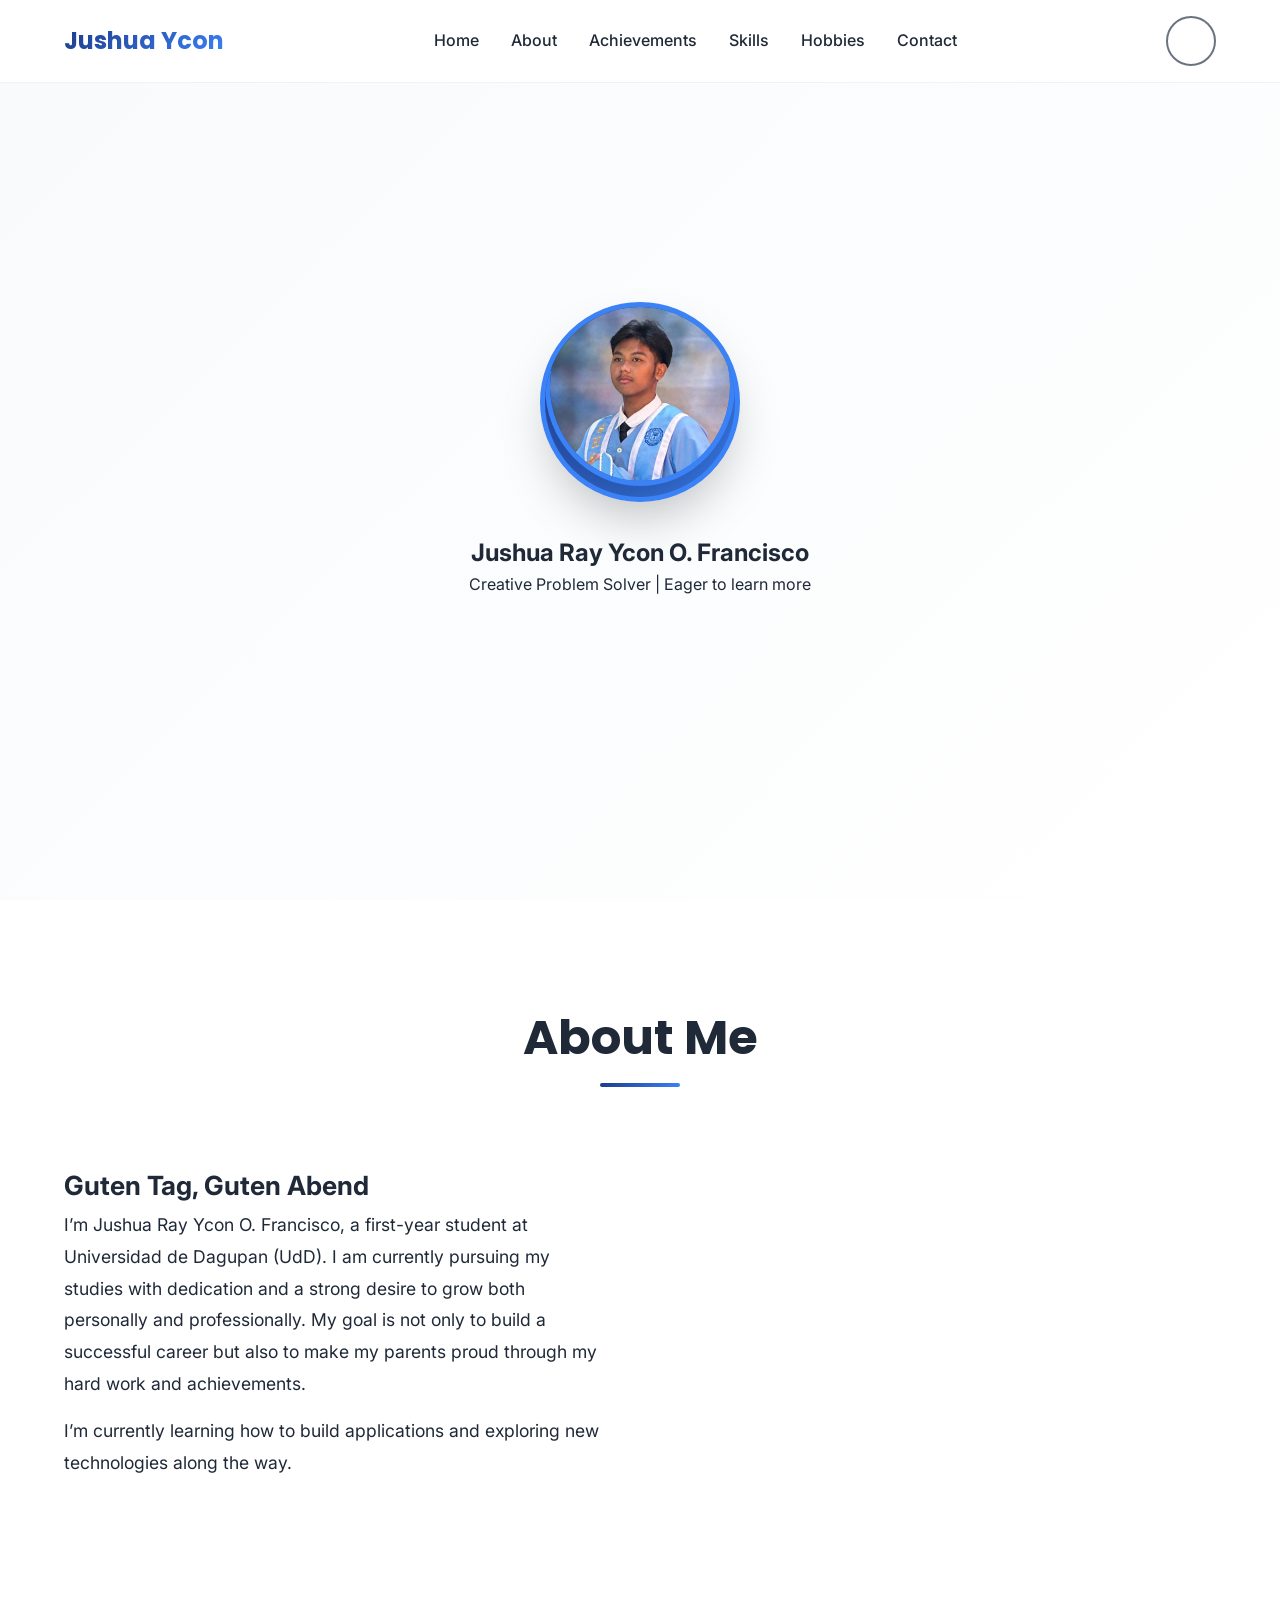
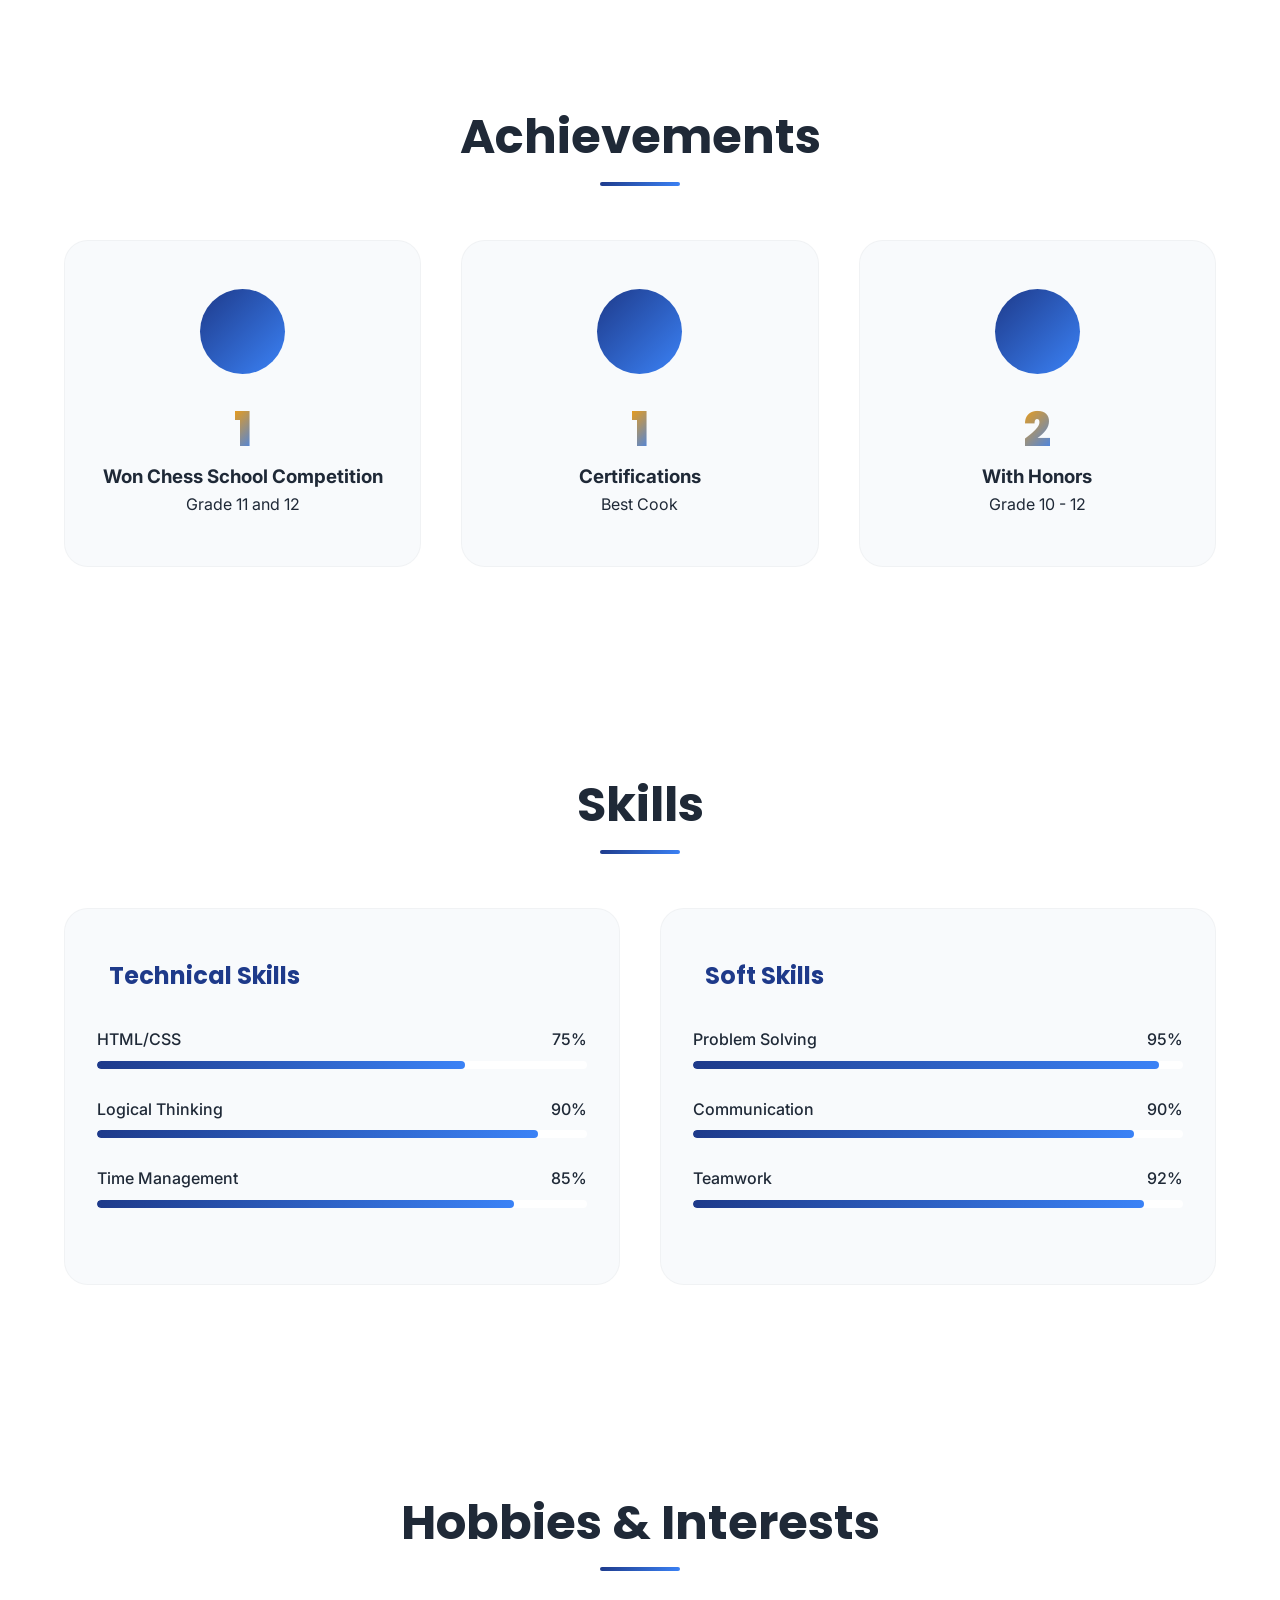
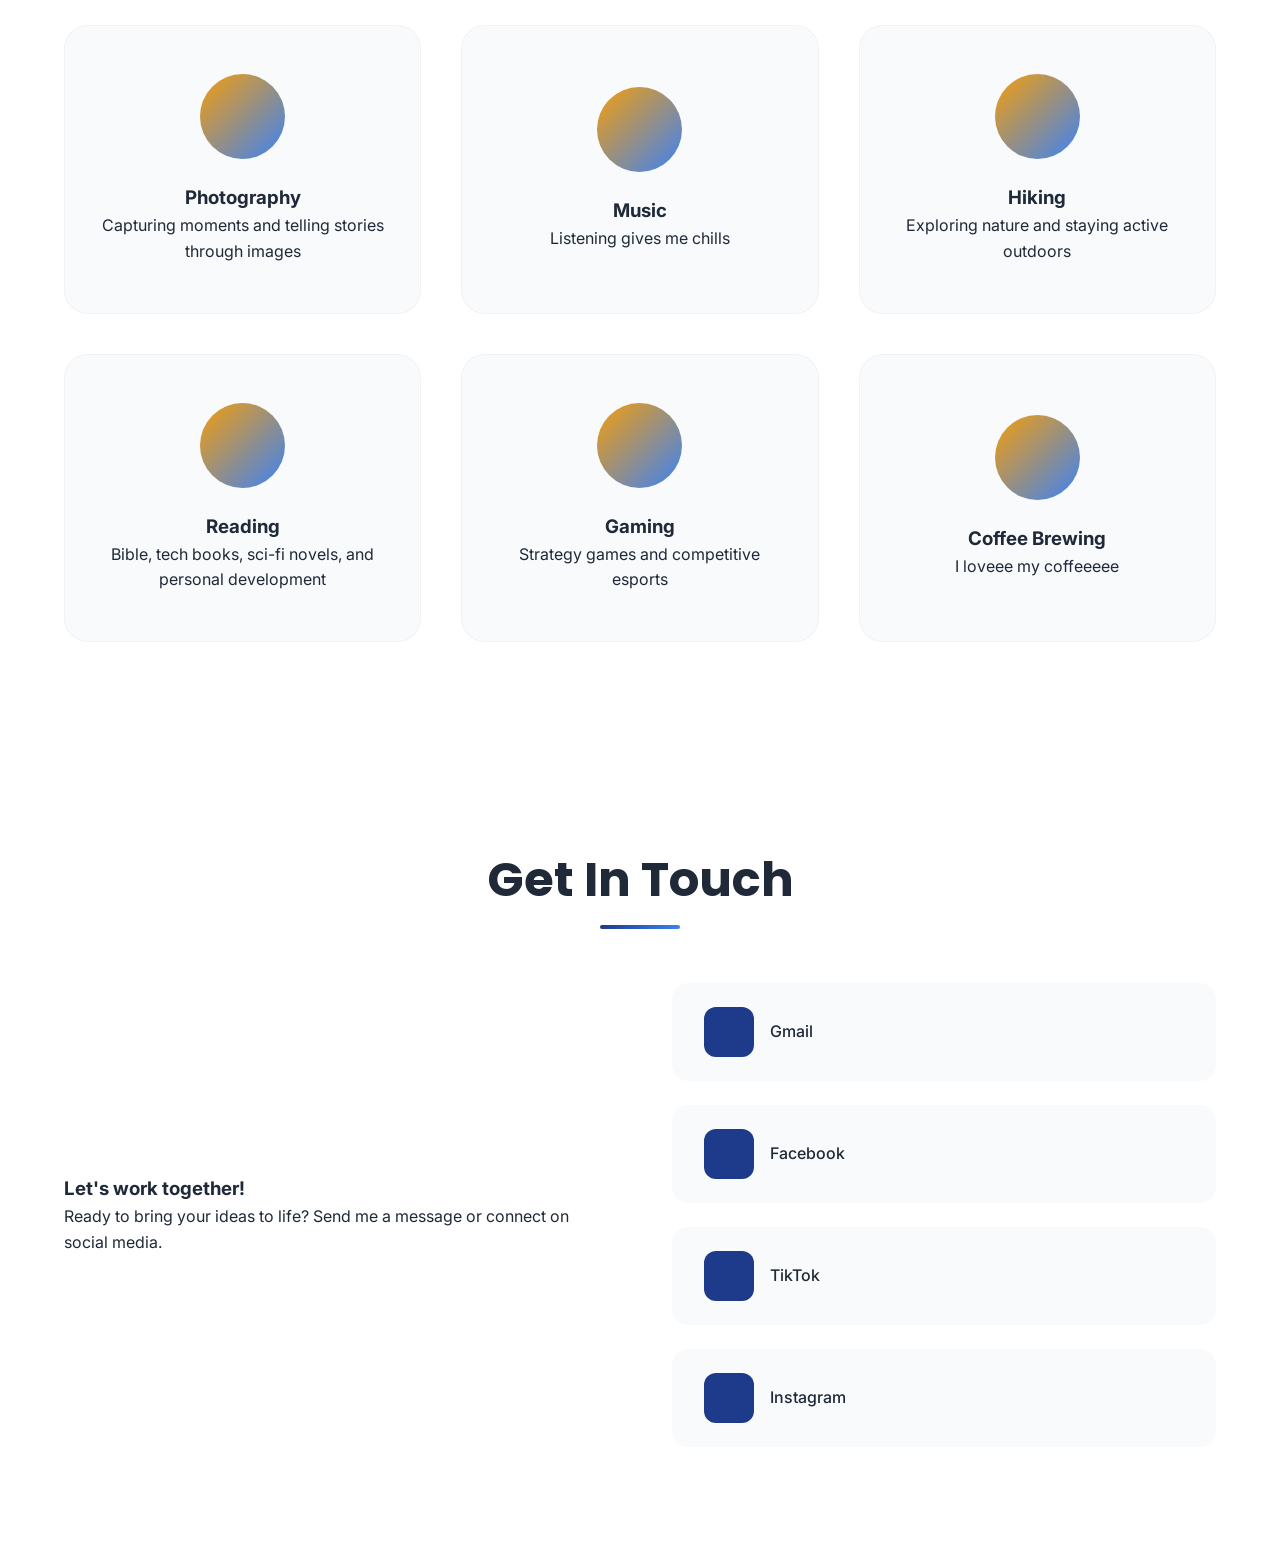
<file: JOSH/josh.html>
<!DOCTYPE html>
<html lang="en">
<head>
    <meta charset="UTF-8">
    <meta name="viewport" content="width=device-width, initial-scale=1.0">
    <title>FRAGGG - Professional Portfolio</title>
    
    <link href="https://fonts.googleapis.com/css2?family=Inter:wght@300;400;500;600;700;800&family=Poppins:wght@300;400;500;600;700&display=swap" rel="stylesheet">
    
    <link rel="stylesheet" href="josh_design.css">
    
    <style>
        :root {
            --primary-color: #1e3a8a;
            --secondary-color: #3b82f6;
            --accent-gold: #f59e0b;
            --text-dark: #1f2937;
            --text-light: #6b7280;
            --bg-white: #ffffff;
            --bg-light: #f8fafc;
            --shadow: 0 20px 25px -5px rgba(0, 0, 0, 0.1), 0 10px 10px -5px rgba(0, 0, 0, 0.04);
            --shadow-lg: 0 25px 50px -12px rgba(0, 0, 0, 0.25);
            --transition: all 0.3s cubic-bezier(0.4, 0, 0.2, 1);
        }

        [data-theme="dark"] {
            --primary-color: #1e40af;
            --secondary-color: #60a5fa;
            --accent-gold: #fbbf24;
            --text-dark: #f8fafc;
            --text-light: #cbd5e1;
            --bg-white: #0f172a;
            --bg-light: #1e293b;
        }

        * {
            margin: 0;
            padding: 0;
            box-sizing: border-box;
        }

        body {
            font-family: 'Inter', sans-serif;
            line-height: 1.6;
            color: var(--text-dark);
            background: var(--bg-white);
            overflow-x: hidden;
            scroll-behavior: smooth;
        }

        /* Header */
        header {
            position: fixed;
            top: 0;
            width: 100%;
            background: rgba(255, 255, 255, 0.95);
            backdrop-filter: blur(20px);
            z-index: 1000;
            transition: var(--transition);
            border-bottom: 1px solid rgba(0,0,0,0.05);
        }

        [data-theme="dark"] header {
            background: rgba(15, 23, 42, 0.95);
        }

        nav {
            display: flex;
            justify-content: space-between;
            align-items: center;
            padding: 1rem 5%;
            max-width: 1400px;
            margin: 0 auto;
        }

        .logo {
            font-family: 'Poppins', sans-serif;
            font-size: 1.5rem;
            font-weight: 700;
            background: linear-gradient(135deg, var(--primary-color), var(--secondary-color));
            -webkit-background-clip: text;
            -webkit-text-fill-color: transparent;
            background-clip: text;
        }

        .nav-links {
            display: flex;
            list-style: none;
            gap: 2rem;
        }

        .nav-links a {
            text-decoration: none;
            color: var(--text-dark);
            font-weight: 500;
            position: relative;
            transition: var(--transition);
        }

        .nav-links a::after {
            content: '';
            position: absolute;
            bottom: -5px;
            left: 0;
            width: 0;
            height: 2px;
            background: linear-gradient(135deg, var(--primary-color), var(--secondary-color));
            transition: var(--transition);
        }

        .nav-links a:hover::after {
            width: 100%;
        }

        .nav-links a:hover {
            color: var(--primary-color);
        }

        .theme-toggle {
            background: none;
            border: 2px solid var(--text-light);
            color: var(--text-dark);
            width: 50px;
            height: 50px;
            border-radius: 50%;
            cursor: pointer;
            display: flex;
            align-items: center;
            justify-content: center;
            transition: var(--transition);
            font-size: 1.1rem;
        }

        .theme-toggle:hover {
            background: var(--primary-color);
            color: white;
            transform: scale(1.05);
        }

        .hamburger {
            display: none;
            flex-direction: column;
            cursor: pointer;
            gap: 4px;
        }

        .hamburger span {
            width: 25px;
            height: 3px;
            background: var(--text-dark);
            transition: var(--transition);
        }

        /* Hero Section */
        #hero {
            height: 100vh;
            display: flex;
            align-items: center;
            justify-content: center;
            text-align: center;
            background: linear-gradient(135deg, var(--bg-light) 0%, var(--bg-white) 100%);
            position: relative;
            overflow: hidden;
        }

        .hero-content {
            max-width: 800px;
            padding: 0 2rem;
            opacity: 0;
            transform: translateY(50px);
            animation: fadeInUp 1s 0.5s forwards;
        }

        .hero-image {
            width: 200px;
            height: 200px;
            border-radius: 50%;
            margin: 0 auto 2rem;
            background: linear-gradient(135deg, var(--primary-color), var(--secondary-color));
            display: flex;
            align-items: center;
            justify-content: center;
            color: white;
            font-size: 4rem;
            box-shadow: var(--shadow-lg);
            transition: var(--transition);
        }

        .hero-image:hover {
            transform: scale(1.05) rotate(5deg);
        }

        .hero h1 {
            font-family: 'Poppins', sans-serif;
            font-size: clamp(2.5rem, 5vw, 4rem);
            font-weight: 800;
            background: linear-gradient(135deg, var(--primary-color), var(--secondary-color));
            -webkit-background-clip: text;
            -webkit-text-fill-color: transparent;
            background-clip: text;
            margin-bottom: 1rem;
            line-height: 1.1;
        }

        .hero p {
            font-size: 1.3rem;
            color: var(--text-light);
            margin-bottom: 2rem;
            max-width: 600px;
            margin-left: auto;
            margin-right: auto;
        }

        /* Sections General */
        section {
            padding: 100px 5%;
            max-width: 1400px;
            margin: 0 auto;
        }

        .section-title {
            font-family: 'Poppins', sans-serif;
            font-size: clamp(2rem, 4vw, 3rem);
            text-align: center;
            margin-bottom: 4rem;
            position: relative;
        }

        .section-title::after {
            content: '';
            position: absolute;
            bottom: -10px;
            left: 50%;
            transform: translateX(-50%);
            width: 80px;
            height: 4px;
            background: linear-gradient(135deg, var(--primary-color), var(--secondary-color));
            border-radius: 2px;
        }

        /* About Section */
        .about-content {
            display: grid;
            grid-template-columns: 1fr 1fr;
            gap: 4rem;
            align-items: center;
        }

        .about-text {
            font-size: 1.1rem;
            line-height: 1.8;
            color: var(--text-dark);
        }

        .about-cards {
            display: flex;
            flex-direction: column;
            gap: 1.5rem;
        }

        .about-card {
            padding: 1.5rem;
            border-radius: 16px;
            background: var(--bg-light);
            border-left: 4px solid var(--secondary-color);
            transition: var(--transition);
            opacity: 0;
            transform: translateX(-50px);
        }

        .about-card:hover {
            transform: translateX(10px);
            box-shadow: var(--shadow);
        }

        /* --- Symmetrical Flex Grid System --- */
        .achievements-grid,
        .skills-grid,
        .hobbies-grid {
            display: grid;
            grid-template-columns: repeat(auto-fit, minmax(320px, 1fr));
            gap: 2.5rem;
            max-width: 1200px;
            margin: 0 auto;
        }

        /* Common Card Style */
        .achievement-card,
        .hobby-card,
        .skills-category {
            background: var(--bg-light);
            padding: 3rem 2rem;
            border-radius: 24px;
            text-align: center;
            display: flex;
            flex-direction: column;
            align-items: center;
            justify-content: center;
            transition: var(--transition);
            border: 1px solid rgba(0, 0, 0, 0.03);
            opacity: 0;
            transform: translateY(50px);
        }

        /* Skill specific alignment (overrides centering to align progress bars properly) */
        .skills-category {
            align-items: stretch;
            text-align: left;
            justify-content: flex-start;
        }

        /* Card Hover Effects */
        .achievement-card:hover,
        .hobby-card:hover,
        .skills-category:hover {
            transform: translateY(-12px);
            box-shadow: var(--shadow-lg);
            background: var(--bg-white);
        }

        [data-theme="dark"] .achievement-card:hover,
        [data-theme="dark"] .hobby-card:hover,
        [data-theme="dark"] .skills-category:hover {
            background: var(--bg-light);
            border: 1px solid rgba(255, 255, 255, 0.05);
        }

        /* Icon Tweaks */
        .achievement-icon,
        .hobby-icon {
            width: 85px;
            height: 85px;
            background: linear-gradient(135deg, var(--primary-color), var(--secondary-color));
            border-radius: 50%;
            display: flex;
            align-items: center;
            justify-content: center;
            margin: 0 auto 1.5rem;
            color: white;
            font-size: 2rem;
            transition: var(--transition);
        }

        .hobby-icon {
            background: linear-gradient(135deg, var(--accent-gold), var(--secondary-color));
            font-size: 1.8rem;
        }

        .achievement-number {
            font-size: 3rem;
            font-weight: 800;
            font-family: 'Poppins', sans-serif;
            background: linear-gradient(135deg, var(--accent-gold), var(--secondary-color));
            -webkit-background-clip: text;
            -webkit-text-fill-color: transparent;
            background-clip: text;
            display: inline-block;
            margin-bottom: 0.5rem;
            line-height: 1;
        }

        /* Skills Styling Details */
        .skills-category h3 {
            font-family: 'Poppins', sans-serif;
            font-size: 1.5rem;
            margin-bottom: 2rem;
            color: var(--primary-color);
            display: flex;
            align-items: center;
            gap: 0.75rem;
        }

        .skill-item {
            margin-bottom: 1.75rem;
            width: 100%;
        }

        .skill-name {
            display: flex;
            justify-content: space-between;
            margin-bottom: 0.5rem;
            font-weight: 500;
        }

        .skill-bar {
            height: 8px;
            background: var(--bg-white);
            border-radius: 4px;
            overflow: hidden;
            position: relative;
        }

        [data-theme="dark"] .skill-bar {
            background: #0f172a;
        }

        .skill-progress {
            height: 100%;
            background: linear-gradient(90deg, var(--primary-color), var(--secondary-color));
            border-radius: 4px;
            width: 0%;
            transition: width 2s ease-in-out;
        }

        /* Contact Section */
        .contact-content {
            display: grid;
            grid-template-columns: 1fr 1fr;
            gap: 4rem;
            align-items: center;
        }

        .contact-social {
            display: flex;
            flex-direction: column;
            gap: 1.5rem;
        }

        .social-link {
            display: flex;
            align-items: center;
            gap: 1rem;
            padding: 1.5rem 2rem;
            background: var(--bg-light);
            border-radius: 16px;
            text-decoration: none;
            color: var(--text-dark);
            font-weight: 500;
            transition: var(--transition);
            position: relative;
            overflow: hidden;
        }

        .social-link::before {
            content: '';
            position: absolute;
            top: 0;
            left: -100%;
            width: 100%;
            height: 100%;
            background: linear-gradient(90deg, transparent, rgba(255,255,255,0.2), transparent);
            transition: left 0.5s;
        }

        .social-link:hover {
            transform: translateX(10px);
            box-shadow: var(--shadow);
            color: var(--primary-color);
        }

        .social-link:hover::before {
            left: 100%;
        }

        .social-icon {
            width: 50px;
            height: 50px;
            background: var(--primary-color);
            color: white;
            border-radius: 12px;
            display: flex;
            align-items: center;
            justify-content: center;
            font-size: 1.2rem;
            transition: var(--transition);
        }

        .social-link:hover .social-icon {
            background: var(--accent-gold);
            transform: scale(1.1);
        }

        /* Animations */
        @keyframes fadeInUp {
            to {
                opacity: 1;
                transform: translateY(0);
            }
        }

        /* Scroll Reveal */
        .reveal {
            opacity: 0;
            transform: translateY(50px);
            transition: all 0.8s cubic-bezier(0.4, 0, 0.2, 1);
        }

        .reveal.active {
            opacity: 1;
            transform: translateY(0);
        }

        /* Responsive Breakpoints */
        @media (max-width: 1024px) {
            .achievements-grid,
            .skills-grid,
            .hobbies-grid {
                grid-template-columns: repeat(auto-fit, minmax(280px, 1fr));
                gap: 2rem;
            }
        }

        @media (max-width: 768px) {
            .hamburger {
                display: flex;
            }

            .nav-links {
                position: fixed;
                top: 100%;
                left: 0;
                width: 100%;
                background: var(--bg-white);
                flex-direction: column;
                padding: 2rem;
                gap: 1rem;
                transform: translateY(-100%);
                opacity: 0;
                visibility: hidden;
                transition: var(--transition);
            }

            .nav-links.active {
                transform: translateY(0);
                opacity: 1;
                visibility: visible;
            }

            [data-theme="dark"] .nav-links.active {
                background: var(--bg-light);
            }

            .about-content,
            .contact-content {
                grid-template-columns: 1fr;
                gap: 2rem;
            }

            section {
                padding: 80px 5%;
            }

            .achievements-grid,
            .skills-grid,
            .hobbies-grid {
                grid-template-columns: 1fr;
            }
        }
    </style>
</head>
<body>
    <header>
        <nav>
            <div class="logo">Jushua Ycon</div>
            <ul class="nav-links">
                <li><a href="#hero">Home</a></li>
                <li><a href="#about">About</a></li>
                <li><a href="#achievements">Achievements</a></li>
                <li><a href="#skills">Skills</a></li>
                <li><a href="#hobbies">Hobbies</a></li>
                <li><a href="#contact">Contact</a></li>
            </ul>
            <div class="theme-toggle" id="themeToggle">
                <i class="fas fa-moon"></i>
            </div>
            <div class="hamburger">
                <span></span>
                <span></span>
                <span></span>
            </div>
        </nav>
    </header>

    <section id="hero">
        <div class="hero-content">
            <div class="hero-image">
            
                <div class="hero-image">
    <img src="joshimg.jpg" alt="Jushua Ray Ycon O. Francisco" style="width: 100%; height: 100%; border-radius: 50%; object-fit: cover;">
</div>
            </div>
            <h1>Jushua Ray Ycon O. Francisco</h1>
            <p>Creative Problem Solver | Eager to learn more</p>
        </div>
    </section>

    <section id="about" class="reveal">
        <h2 class="section-title">About Me</h2>
        <div class="about-content">
            <div class="about-text">
                <h1>Guten Tag, Guten Abend</h1>
                <p>I’m Jushua Ray Ycon O. Francisco, a first-year student at Universidad de Dagupan (UdD). I am currently pursuing my studies with dedication and a strong desire to grow both personally and professionally. My goal is not only to build a successful career but also to make my parents proud through my hard work and achievements.</p>
                <p style="margin-top: 1rem;">I’m currently learning how to build applications and exploring new technologies along the way.</p>
            </div>
            <div class="about-cards">
                <div class="about-card">
                    <h3><i class="fas fa-graduation-cap"></i> Education</h3>
                    <p>Graduated in Saint Collumbans Colleges - With Honors</p>
                </div>
                <div class="about-card">
                    <h3><i class="fas fa-briefcase"></i> Experience</h3>
                    <p>1st Year Experience</p>
                </div>
                <div class="about-card">
                    <h3><i class="fas fa-project-diagram"></i> Last Projects</h3>
                    <p>1st Sem Figma editor</p>
                </div>
            
            </div>
        </div>
    </section>

    <section id="achievements" class="reveal">
        <h2 class="section-title">Achievements</h2>
        <div class="achievements-grid">
            <div class="achievement-card reveal">
                <div class="achievement-icon">
                    <i class="fas fa-trophy"></i>
                </div>
                <span class="achievement-number" data-target="2">0</span>
                <h3>Won Chess School Competition</h3>
                <p>Grade 11 and 12</p>
            </div>
            <div class="achievement-card reveal">
                <div class="achievement-icon">
                    <i class="fas fa-certificate"></i>
                </div>
                <span class="achievement-number" data-target="2">0</span>
                <h3>Certifications</h3>
                <p>Best Cook</p>
            </div>
            <div class="achievement-card reveal">
                <div class="achievement-icon">
                    <i class="fas fa-medal"></i>
                </div>
                <span class="achievement-number" data-target="3">0</span>
                <h3>With Honors</h3>
                <p>Grade 10 - 12</p>
            </div>
        </div>
    </section>  

    <section id="skills" class="reveal">
        <h2 class="section-title">Skills</h2>
        <div class="skills-grid">
            <div class="skills-category reveal">
                <h3><i class="fas fa-code"></i> Technical Skills</h3>
                <div class="skill-item">
                    <div class="skill-name">
                        <span>HTML/CSS</span>
                        <span>75%</span>
                    </div>
                    <div class="skill-bar">
                        <div class="skill-progress" data-width="75"></div>
                    </div>
                </div>
                <div class="skill-item">
                    <div class="skill-name">
                        <span>Logical Thinking</span>
                        <span>90%</span>
                    </div>
                    <div class="skill-bar">
                        <div class="skill-progress" data-width="90"></div>
                    </div>
                </div>
                <div class="skill-item">
                    <div class="skill-name">
                        <span>Time Management</span>
                        <span>85%</span>
                    </div>
                    <div class="skill-bar">
                        <div class="skill-progress" data-width="85"></div>
                    </div>
                </div>
            </div>
            <div class="skills-category reveal">
                <h3><i class="fas fa-handshake"></i> Soft Skills</h3>
                <div class="skill-item">
                    <div class="skill-name">
                        <span>Problem Solving</span>
                        <span>95%</span>
                    </div>
                    <div class="skill-bar">
                        <div class="skill-progress" data-width="95"></div>
                    </div>
                </div>
                <div class="skill-item">
                    <div class="skill-name">
                        <span>Communication</span>
                        <span>90%</span>
                    </div>
                    <div class="skill-bar">
                        <div class="skill-progress" data-width="90"></div>
                    </div>
                </div>
                <div class="skill-item">
                    <div class="skill-name">
                        <span>Teamwork</span>
                        <span>92%</span>
                    </div>
                    <div class="skill-bar">
                        <div class="skill-progress" data-width="92"></div>
                    </div>
                </div>
            </div>
        </div>
    </section>

    <section id="hobbies" class="reveal">
        <h2 class="section-title">Hobbies & Interests</h2>
        <div class="hobbies-grid">
            <div class="hobby-card reveal">
                <div class="hobby-icon">
                    <i class="fas fa-camera"></i>
                </div>
                <h3>Photography</h3>
                <p>Capturing moments and telling stories through images</p>
            </div>
            <div class="hobby-card reveal">
                <div class="hobby-icon">
                    <i class="fas fa-music"></i>
                </div>
                <h3>Music</h3>
                <p>Listening gives me chills</p>
            </div>
            <div class="hobby-card reveal">
                <div class="hobby-icon">
                    <i class="fas fa-hiking"></i>
                </div>
                <h3>Hiking</h3>
                <p>Exploring nature and staying active outdoors</p>
            </div>
            <div class="hobby-card reveal">
                <div class="hobby-icon">
                    <i class="fas fa-book-open"></i>
                </div>
                <h3>Reading</h3>
                <p>Bible, tech books, sci-fi novels, and personal development</p>
            </div>
            <div class="hobby-card reveal">
                <div class="hobby-icon">
                    <i class="fas fa-gamepad"></i>
                </div>
                <h3>Gaming</h3>
                <p>Strategy games and competitive esports</p>
            </div>
            <div class="hobby-card reveal">
                <div class="hobby-icon">
                    <i class="fas fa-coffee"></i>
                </div>
                <h3>Coffee Brewing</h3>
                <p>I loveee my coffeeeee</p>
            </div>
        </div>
    </section>

    <section id="contact" class="reveal">
        <h2 class="section-title">Get In Touch</h2>
        <div class="contact-content">
            <div>
                <h3>Let's work together!</h3>
                <p>Ready to bring your ideas to life? Send me a message or connect on social media.</p>
            </div>
            <div class="contact-social">
                <a href="mailto:gmail.com" class="social-link">
                    <div class="social-icon">
                        <i class="fas fa-envelope"></i>
                    </div>
                    Gmail
                </a>
                <a href="https://www.facebook.com/share/18dFy6DAdR/" target="_blank" class="social-link">
                    <div class="social-icon">
                        <i class="fab fa-facebook-f"></i>
                    </div>
                    Facebook
                </a>
                <a href="https://www.tiktok.com/@con_sharesss?_r=1&_t=ZS-9652skRp2LU" target="_blank" class="social-link">
                    <div class="social-icon">
                        <i class="fab fa-tiktok"></i>
                    </div>
                    TikTok
                </a>
                <a href="https://instagram.com/yourprofile" target="_blank" class="social-link">
                    <div class="social-icon">
                        <i class="fab fa-instagram"></i>
                    </div>
                    Instagram
                </a>
            </div>
        </div>
    </section>

    <script>
        // Mobile Navigation
        const hamburger = document.querySelector('.hamburger');
        const navLinks = document.querySelector('.nav-links');

        hamburger.addEventListener('click', () => {
            navLinks.classList.toggle('active');
            hamburger.classList.toggle('active');
        });

        // Smooth scrolling for nav links
        document.querySelectorAll('a[href^="#"]').forEach(anchor => {
            anchor.addEventListener('click', function (e) {
                e.preventDefault();
                const target = document.querySelector(this.getAttribute('href'));
                if (target) {
                    target.scrollIntoView({
                        behavior: 'smooth',
                        block: 'start'
                    });
                }
                navLinks.classList.remove('active');
            });
        });

        // Theme Toggle
        const themeToggle = document.getElementById('themeToggle');
        const body = document.body;

        themeToggle.addEventListener('click', () => {
            body.dataset.theme = body.dataset.theme === 'dark' ? 'light' : 'dark';
            const icon = themeToggle.querySelector('i');
            icon.classList.toggle('fa-moon');
            icon.classList.toggle('fa-sun');
            localStorage.setItem('theme', body.dataset.theme);
        });

        // Load saved theme
        const savedTheme = localStorage.getItem('theme') || 'light';
        body.dataset.theme = savedTheme;
        const icon = themeToggle.querySelector('i');
        if (savedTheme === 'dark') {
            icon.classList.replace('fa-moon', 'fa-sun');
        }

        // Scroll Reveal
        const observerOptions = {
            threshold: 0.1,
            rootMargin: '0px 0px -50px 0px'
        };

        const observer = new IntersectionObserver((entries) => {
            entries.forEach(entry => {
                if (entry.isIntersecting) {
                    entry.target.classList.add('active');
                }
            });
        }, observerOptions);

        document.querySelectorAll('.reveal').forEach(el => {
            observer.observe(el);
        });

        // Achievement Counters
        const counters = document.querySelectorAll('.achievement-number');
        const counterObserver = new IntersectionObserver((entries) => {
            entries.forEach(entry => {
                if (entry.isIntersecting) {
                    const target = parseInt(entry.target.dataset.target);
                    const increment = target / 100;
                    let current = 0;

                    const updateCounter = () => {
                        if (current < target) {
                            current += increment;
                            entry.target.textContent = Math.ceil(current);
                            requestAnimationFrame(updateCounter);
                        } else {
                            entry.target.textContent = target;
                        }
                    };
                    updateCounter();
                    counterObserver.unobserve(entry.target);
                }
            });
        });

        counters.forEach(counter => counterObserver.observe(counter));

        // Skill Progress Bars
        const skillBars = document.querySelectorAll('.skill-progress');
        const skillObserver = new IntersectionObserver((entries) => {
            entries.forEach(entry => {
                if (entry.isIntersecting) {
                    const width = entry.target.dataset.width;
                    entry.target.style.width = width + '%';
                    skillObserver.unobserve(entry.target);
                }
            });
        });

        skillBars.forEach(bar => skillObserver.observe(bar));

        // Header scroll effect
        let lastScroll = 0;
        window.addEventListener('scroll', () => {
            const header = document.querySelector('header');
            if (window.scrollY > 100) {
                header.style.background = body.dataset.theme === 'dark' ? 'rgba(15, 23, 42, 0.98)' : 'rgba(255, 255, 255, 0.98)';
            } else {
                header.style.background = body.dataset.theme === 'dark' ? 'rgba(15, 23, 42, 0.95)' : 'rgba(255, 255, 255, 0.95)';
            }
        });
    </script>
</body>
</html>
</file>
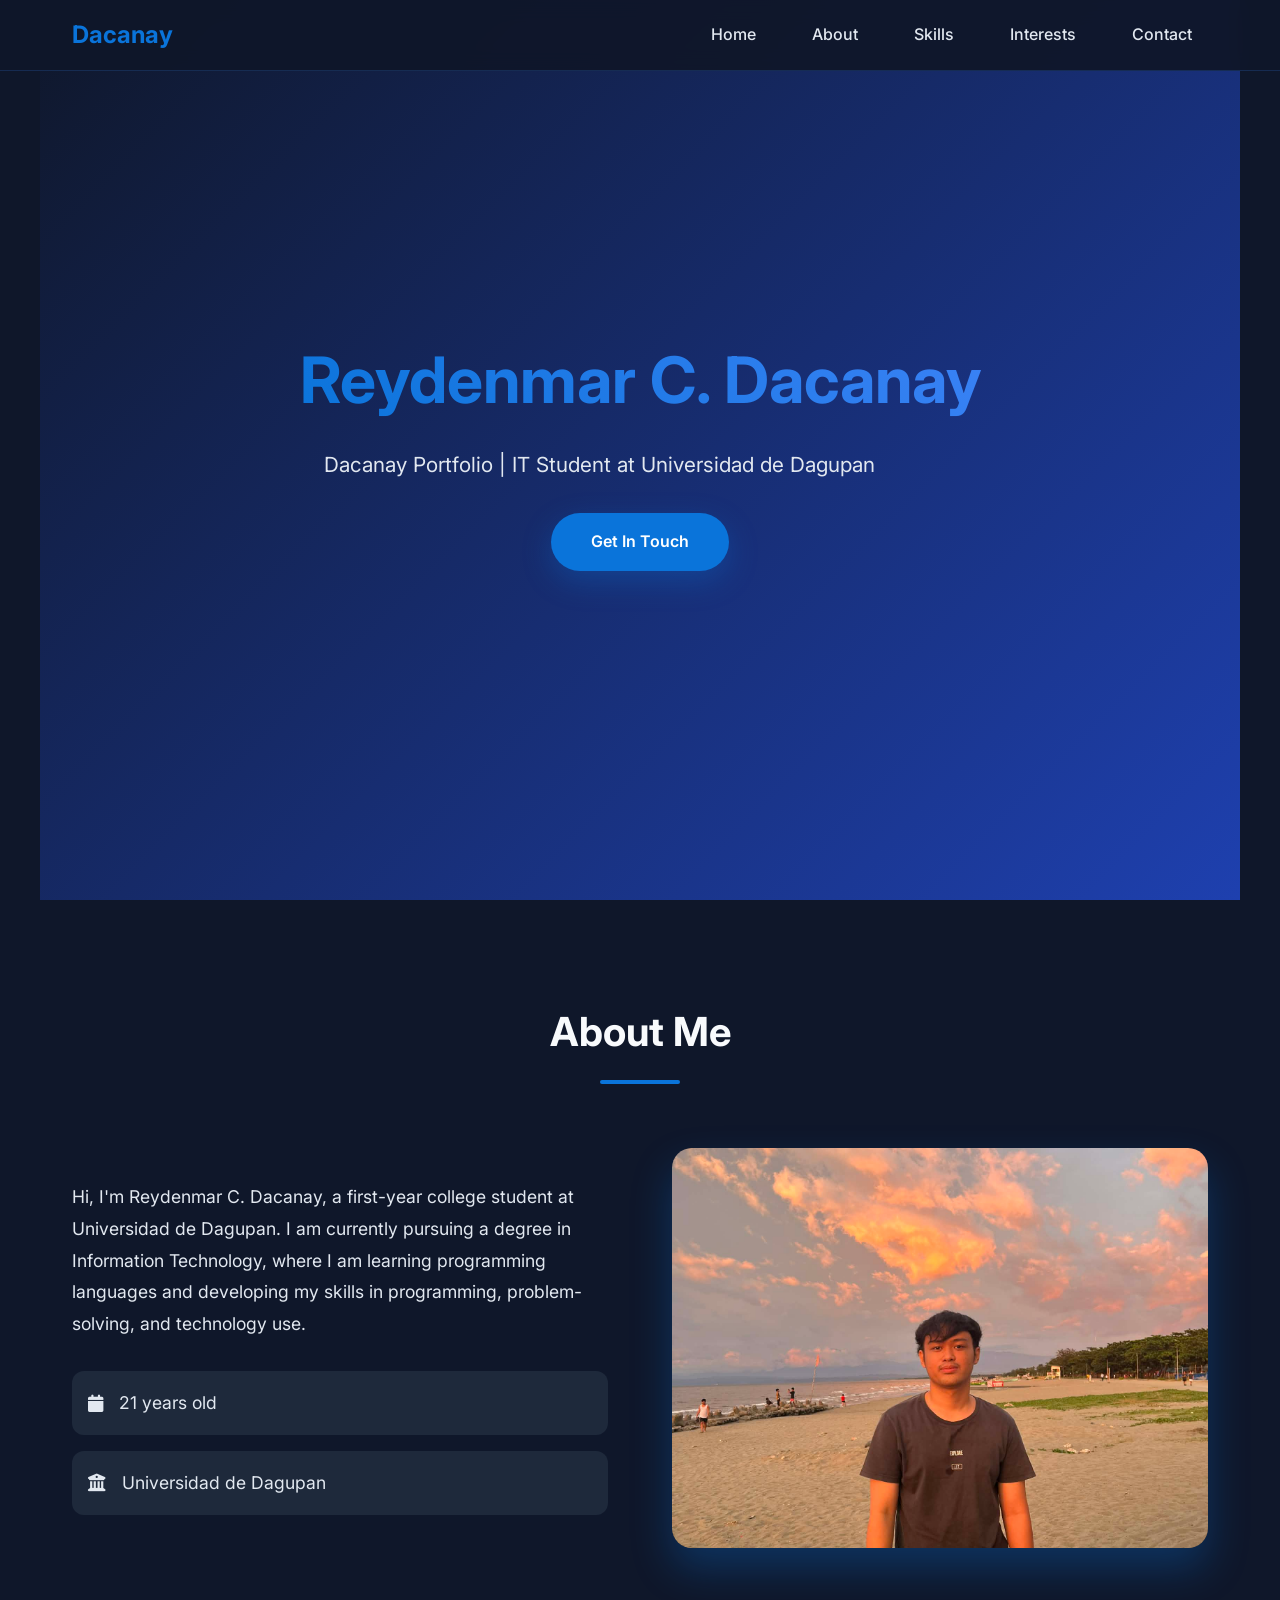
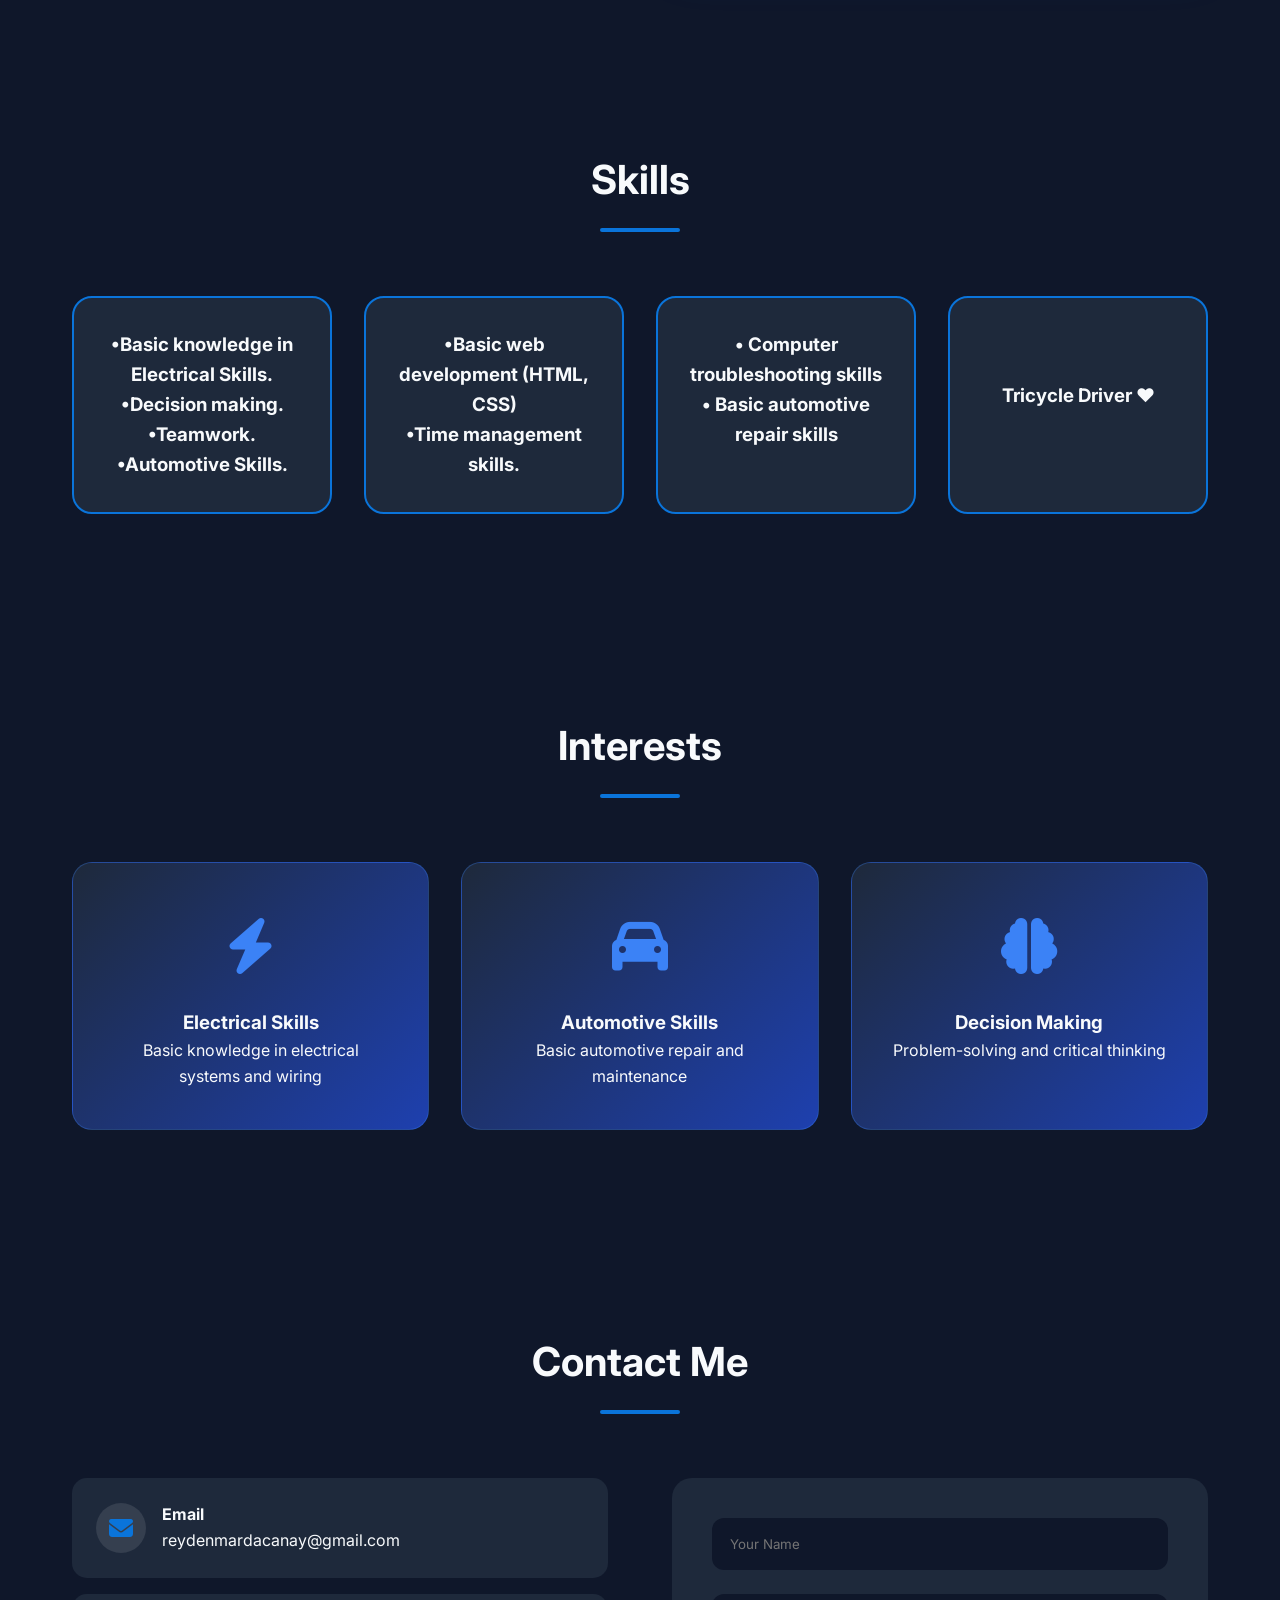
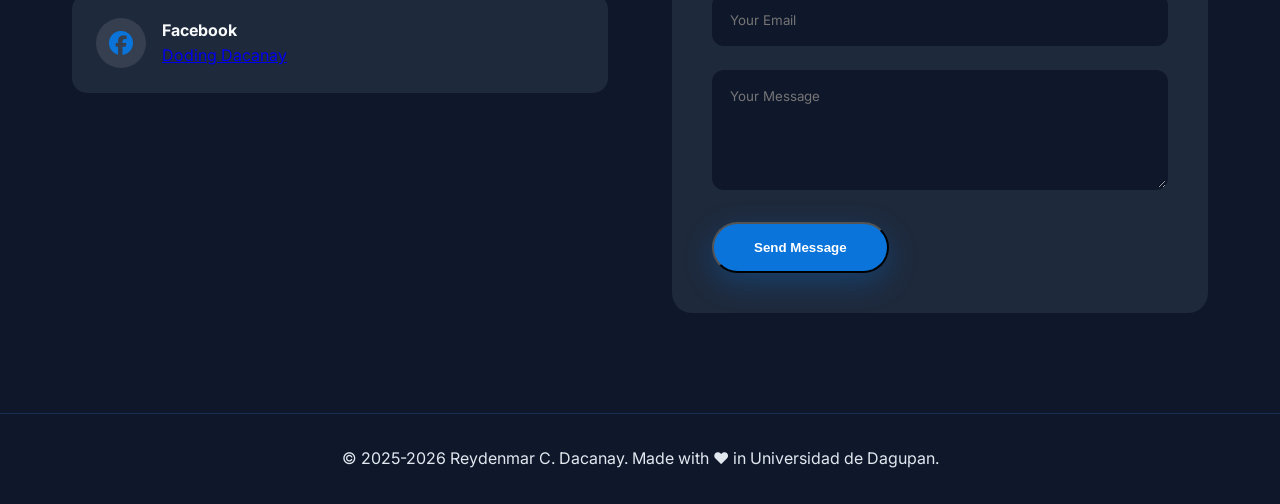
<file: Reyden/Dacanay.html>
<!DOCTYPE html>
<html lang="en">
<head>
    <!-- 
        ========================================
        META TAGS - Basic page setup
        ========================================
        charset: Para sa characters (UTF-8 = lahat ng wika OK)
        viewport: Para mobile responsive
    -->
    <meta charset="UTF-8">
    <meta name="viewport" content="width=device-width, initial-scale=1.0">
    <title>Reydenmar C. Dacanay | IT Student Portfolio</title>
    
    <!-- 
        ========================================
        GOOGLE FONTS - Inter font family
        ========================================
        weights: 300(thin),400(normal),500(medium),600(semi-bold),700(bold)
    -->
    <link href="https://fonts.googleapis.com/css2?family=Inter:wght@300;400;500;600;700&display=swap" rel="stylesheet">
    
    <!-- 
        ========================================
        FONT AWESOME - 2000+ free icons
        ========================================
        fas = free solid icons
        fab = free brands (FB, React, etc.)
    -->
    <link rel="stylesheet" href="https://cdnjs.cloudflare.com/ajax/libs/font-awesome/6.4.0/css/all.min.css">
    
    <!-- 
        ========================================
        ATING CSS FILE - External para malinis
        ========================================
        href="style.css" = same folder
    -->
    <link rel="stylesheet" href="style.css">
</head>

<body>
    <!-- 
        ========================================
        NAVIGATION BAR - Fixed sa tuktok
        ========================================
        Hindi nawawala kahit mag-scroll
    -->
    <nav>
        <div class="nav-container"> <!-- Container para centered -->
            <!-- LOGO - Kanan side -->
            <div class="logo">Dacanay</div>
            
            <!-- DESKTOP MENU LINKS - Kanan side -->
            <ul class="nav-links"> <!-- ul = unordered list -->
                <li><a href="#hero">Home</a></li>     <!-- #hero = smooth scroll sa section -->
                <li><a href="#about">About</a></li>
                <li><a href="#skills">Skills</a></li>
                <li><a href="#interests">Interests</a></li>
                <li><a href="#contact">Contact</a></li>
            </ul>
            
            <!-- MOBILE HAMBURGER MENU - Nawawala sa desktop -->
            <div class="mobile-menu">
                <i class="fas fa-bars"></i> <!-- Hamburger icon -->
            </div>
        </div>
    </nav>

    <!-- 
        ========================================
        HERO SECTION - Full screen intro
        ========================================
        100vh = buong height ng screen
    -->
    <section id="hero">
        <div class="hero-content">
            <!-- MAIN HEADING - Gradient text sa CSS -->
            <h1>Reydenmar C. Dacanay</h1>
            <!-- SUBTITLE -->
            <p class="hero-subtitle">    Dacanay Portfolio | IT Student at Universidad de Dagupan</p>
            <!-- CTA BUTTON - Call to Action -->
            <a href="#contact" class="cta-button">Get In Touch</a>
        </div>
    </section>

    <!-- 
        ========================================
        ABOUT ME SECTION - 2 columns (text + image)
        ========================================
        CSS Grid: 1fr 1fr = 50% | 50%
    -->
    <section id="about">
        <!-- SECTION TITLE - May automatic underline sa CSS -->
        <h2 class="section-title">About Me</h2>
        <div class="about-content">
            <!-- KANAN COLUMN: TEXT CONTENT -->
            <div class="about-text">
                <!-- BIO PARAGRAPH -->
                <p>Hi, I'm Reydenmar C. Dacanay, a first-year college student at Universidad de Dagupan. I am currently pursuing a degree in Information Technology, where I am learning programming languages and developing my skills in programming, problem-solving, and technology use.</p>
                
                <!-- PERSONAL INFO CARDS - Flexbox vertical -->
                <div class="personal-info">
                    <!-- INFO CARD 1 -->
                    <div class="info-item">
                        <i class="fas fa-calendar"></i>  <!-- Icon -->
                        <span>21 years old</span>        <!-- Text -->
                    </div>
                    <!-- INFO CARD 2 -->
                    <div class="info-item">
                        <i class="fas fa-university"></i>
                        <span>Universidad de Dagupan</span>
                    </div>
                </div>
            </div>
            
            <!-- KALIWA COLUMN: PROFILE IMAGE -->
            <div class="about-image">
                <!-- src = image file name (same folder) -->
                <img src="Dacimg/8f6f61d6-bffc-46e7-9d0c-36ddad26a61c.jpg" alt="Reydenmar C. Dacanay">
                <!-- alt = para screen readers (accessibility) -->
            </div>
        </div>
    </section>

    <!-- 
        ========================================
        TECHNICAL SKILLS - Responsive Grid Cards
        ========================================
        CSS: repeat(auto-fit, minmax(250px, 1fr))
             = Auto columns depende sa screen size
    -->
    <section id="skills">
        <h2 class="section-title"> Skills</h2>
        <div class="skills-grid">
            <!-- SKILL CARD 1:  -->
            <div class="skill-card">
               
                <h3>•Basic knowledge in Electrical Skills. <br> •Decision making.
                    •Teamwork. <br>•Automotive Skills.</h3>
                
            </div>
            
            <!-- SKILL CARD 2:  -->
            <div class="skill-card">
                
                <h3>•Basic web development (HTML, CSS) <br> •Time management skills.</h3>
                <p></p>
            </div>
            
            <!-- SKILL CARD 3:  -->
             <div class="skill-card">
            
                <h3>• Computer troubleshooting skills <br> • Basic automotive repair skills</h3>
                
             </div>
            
            <!-- SKILL CARD 4:  -->
            <div class="skill-card">
                <br>
                <br>
                <h3> Tricycle Driver ❤️ </h3>
                
            </div>
        </div>
    </section>

    <!-- 
        ========================================
        INTERESTS SECTION - Similar to skills pero different style
        ========================================
    -->
    <section id="interests">
        <h2 class="section-title">Interests</h2>
        <div class="interests-grid">
            <!-- INTEREST 1: Electrical -->
            <div class="interest-card">
                <div class="interest-icon"><i class="fas fa-bolt"></i></div>
                <h3>Electrical Skills</h3>
                <p>Basic knowledge in electrical systems and wiring</p>
            </div>
            
            <!-- INTEREST 2: Automotive -->
            <div class="interest-card">
                <div class="interest-icon"><i class="fas fa-car"></i></div>
                <h3>Automotive Skills</h3>
                <p>Basic automotive repair and maintenance</p>
            </div>
            
            <!-- INTEREST 3: Decision Making -->
            <div class="interest-card">
                <div class="interest-icon"><i class="fas fa-brain"></i></div>
                <h3>Decision Making</h3>
                <p>Problem-solving and critical thinking</p>
            </div>
        </div>
    </section>

    <!-- 
        ========================================
        CONTACT SECTION - 2 columns (Info + Form)
        ========================================
        Formspree = libre email form service
        Palitan mo YOUR_FORM_ID: formspree.io → new form
    -->
    <section id="contact">
        <h2 class="section-title">Contact Me</h2>
        <div class="contact-content">
            <!-- KANAN COLUMN: CONTACT INFO -->
            <div class="contact-info">
                <!-- EMAIL ITEM -->
                <div class="contact-item">
                    <i class="fas fa-envelope"></i>
                    <div>
                        <h4>Email</h4>
                        <p>reydenmardacanay@gmail.com</p>
                    </div>
                </div>
                
                <!-- FACEBOOK ITEM -->
                <div class="contact-item">
                    <i class="fab fa-facebook"></i>
                    <div>
                        <h4>Facebook</h4>
                        <p><a href="https://www.facebook.com/DodingDacanay" target="_blank">Doding Dacanay</a></p>
                    </div>
                </div>
            </div>
            
            <!-- KALIWA COLUMN: CONTACT FORM -->
            <form class="contact-form" action="https://formspree.io/f/YOUR_FORM_ID" method="POST">
                <!-- NAME INPUT FIELD -->
                <div class="form-group">
                    <input type="text" name="name" placeholder="Your Name" required>
                    <!-- required = hindi pwede blank -->
                </div>
                
                <!-- EMAIL INPUT FIELD -->
                <div class="form-group">
                    <input type="email" name="email" placeholder="Your Email" required>
                </div>
                
                <!-- MESSAGE TEXTAREA -->
                <div class="form-group">
                    <textarea name="message" placeholder="Your Message" required></textarea>
                </div>
                
                <!-- SUBMIT BUTTON -->
                <button type="submit" class="cta-button">Send Message</button>
            </form>
        </div>
    </section>

    <!-- 
        ========================================
        FOOTER - Copyright at credits
        ========================================
    -->
    <footer>
        <p>&copy; 2025-2026 Reydenmar C. Dacanay. Made with ❤️ in Universidad de Dagupan.</p>
        <!-- &copy; = © symbol -->
    </footer>
</body>
</html>
</file>
<file: style.css>
@import url('https://fonts.googleapis.com/css2?family=Cinzel:wght@400;700;900&family=Oswald:wght@300;500&display=swap');


/*  ======================
        GLOBAL STYLES
    ====================== */
/* para smooth kapag nag slide */
html {
    scroll-behavior: smooth;
}

/* RULE */
* {
    margin: 0;
    padding: 0;
    box-sizing: border-box;
}

body {
    background-color: #000;
    font-family: 'Oswald', sans-serif;
    color: white;
    
}

/* Fade Rectangle */
.fade-transition {
    width: 100%;
    height: 5px; 
    background: #000;
    position: relative;
    z-index: 5;
    box-shadow: 0px -2px 100px 70px #000, 0px 20px 100px 70px #000;
}

/*  ======================
         NAVIGATION
    ====================== */

/* Navigator Styling */
header {
    position: fixed;
    top: 0;
    width: 100%;
    z-index: 100;
    background: rgba(0, 0, 0, 0.1);
    backdrop-filter: blur(15px);
    -webkit-backdrop-filter: blur(15px);
    border-bottom: 1px solid rgba(255, 255, 255, 0.1);
}

.nav-container {
    max-width: 1400px;
    margin: 0 auto;
    padding: 20px 50px;
    display: flex; 
    justify-content: space-between; 
}

.nav-right .nav-logo {
    font-family: 'Cinzel', serif; 
    font-size: 24px;
    font-weight: 900;
    color: #ffcc00; 
    letter-spacing: 3px;
    text-transform: uppercase;
    text-shadow: 0 0 10px rgba(255, 204, 0, 0.5);
}

.nav-left {
    display: flex;
    gap: 40px;
}

.nav-left a {
    text-decoration: none;
    color: #e0e0e0;
    font-size: 14px;
    letter-spacing: 2px;
    transition: 0.3s;
}

.nav-left a:hover {
    color: #ffd700; 
}


/*  ======================
      LANDING PAGE STYLE
    ====================== */
.landing-page {
    position: relative;
    height: 100vh;
    width: 100%;
    display: flex;
    align-items: flex-end;
    justify-content: flex-end; 
    padding-right: 9%; 
    padding-bottom: 170px;
    overflow: hidden;
}

.main-bg {
    position: absolute;
    top: 0;
    left: 0;
    width: 100%;
    height: 100%;
    object-fit: cover;
    z-index: -2;
}

.content-wrapper {
    position: relative;
    z-index: 10;
    max-width: 650px; 
    margin-left: 300px;
    text-align: center;
    flex-direction: column;
    align-items: center;
}

.tagline {
    font-size: 20px;
    letter-spacing: 5px;
    color: #fff;
    margin-bottom: 10px;
    font-weight: 500;
    text-shadow: 2px 2px 10px rgba(0,0,0,9);
}


.main-title {
    font-family: 'Cinzel', serif;
    font-size: 85px;
    line-height: 0.9;
    margin-bottom: 25px;
    background: linear-gradient(to bottom, #fff7ad 0%, #ffa700 50%, #8a5c00 100%);
    -webkit-background-clip: text;
    background-clip: text; 
    -webkit-text-fill-color: transparent;
    filter: drop-shadow(0 5px 15px rgba(0,0,0,0.9));
}

.main-title span {
    font-size: 70px;
    display: block;
}

.summary {
    font-size: 18px;
    color: #f0f0f0;
    line-height: 1.6;
    margin-bottom: 60px;
    text-shadow: 2px 2px 8px rgba(0,0,0,1);
}

/* Buttons */
.button-group {
    display: flex;
    gap: 20px;
}

.btn {
    padding: 16px 40px;
    text-decoration: none;
    font-weight: 600;
    text-transform: uppercase;
    font-size: 14px;
    clip-path: polygon(10% 0%, 100% 0%, 90% 100%, 0% 100%);
    transition: 0.3s;
}

.btn-play {
    background: linear-gradient(45deg, #ffd700, #ff8c00);
    color: #000;
    box-shadow: 0 5px 20px rgba(255, 215, 0, 0.4);
}

.btn-play:hover {
    transform: scale(1.1);
    box-shadow: 0 8px 30px rgba(255, 215, 0, 0.6);
}

.btn-learn {
    background: rgba(255, 255, 255, 0.1);
    color: white;
    border: 1px solid rgba(255, 255, 255, 0.3);
    backdrop-filter: blur(3px);
}

.btn-learn:hover {
    background: white;
    color: black;
}


/*  ======================
       ABOUT GAME STYLE
    ====================== */

.BG-ABOUT {
    position: absolute;
    top: -60;
    left: 0;
    width: 100%;
    height: 100%;
    object-fit: cover;
    z-index: -2;

}

.details-section {
    position: relative;
    padding: 230px 5%;     
}

.about-content {
    display: flex;
    flex-direction: column;
    text-align: center; 
    align-items: center;  
}

.about-title {
    font-family: 'Cinzel', serif;
    font-size: 60px;
    color: #ffd700;
    margin-bottom: 5px;
    letter-spacing: 2px;
}

.about-subtitle {
    font-family: 'Oswald', sans-serif; 
    font-size: 20px;        
    color: #ffffff;          
    text-transform: uppercase;
    letter-spacing: 2px;
    margin-bottom: 25px;    
    margin-top: -10px;     
}

.about-description {
    font-size: 18px;
    line-height: 1.6;
    color: #fffafa;
    margin-bottom: 40px;
    max-width: 700px;
}

.info-buttons-box {
    display: flex;
    flex-direction: row; 
    justify-content: center; 
    gap: 15px;
    width: 100%;
    max-width: 700px; 
    margin-top: 50px;
}

.btn-info {
    flex: 1;
    padding: 15px 10px;
    text-align: center;
    text-decoration: none;
    color: #fff;
    font-weight: bold;
    font-size: 14px;
    background: rgba(255, 255, 255, 0.05);
    border: 1px solid rgba(255, 215, 0, 0.3);
    transition: 0.4s;
    clip-path: polygon(10% 0%, 100% 0%, 90% 100%, 0% 100%);
}

.btn-info:hover {
    background: rgba(255, 215, 0, 0.1);
    border-color: #ffd700;
    transform: translateY(-5px); 
    color: #ffd700;
}


/*  ======================
       FEATURES STYLE
    ====================== */

.BG_GAME_FEATURES {
    position: absolute;
    top: -60;
    left: 0;
    width: 100%;
    height: 100%;
    object-fit: cover;
    z-index: -2;

}

.features-section {
    padding: 100px 20px;
    color: white;
    text-align: center;
}

.features-main-title {
    font-size: 48px;
    color: #ffcc00; 
    text-transform: uppercase;
    margin-bottom: 10px;
    letter-spacing: 2px;
}

.features-subtitle {
    font-size: 19px;
    color: #ffffff;
    margin-bottom: 60px;
}


.features-container {
    max-width: 1100px; 
    margin: 0 auto;    
}

.features-grid {
    display: grid;
    grid-template-columns: repeat(3, 1fr); 
    gap: 25px;
}

.feature-box {
    background: rgba(255, 255, 255, 0.05);
    border: 2px solid #333;
    padding: 50px 30px;
    transition: all 0.3s ease;
    display: flex;
    flex-direction: column;
    justify-content: center;
    min-height: 200px;
    cursor: pointer;
}

.feature-box:hover {
    border-color: #ffcc00;
    background: rgba(255, 204, 0, 0.05);
    transform: translateY(-5px);
}

.feature-box h3 {
    color: #ffcc00;
    font-size: 20px;
    margin-bottom: 15px;
    text-transform: uppercase;
}

.feature-box p {
    color: #ffffff;
    font-size: 15px;
    line-height: 1.5;
}


/*  ======================
        LEVELS STYLE
    ====================== */

.BG-LEVELS {
    position: absolute;
    top: -60;
    left: 0;
    width: 100%;
    height: 100%;
    object-fit: cover;
    z-index: -2;

}


.levels-section {
    padding: 100px 5%;
    margin-top: 100px;
    text-align: center;
    z-index: 10;
}

.levels-main-title {
    font-family: 'Cinzel', serif;
    font-size: 75px;
    color: #ffcc00;
    letter-spacing: 5px;
}

.levels-subtitle {
    font-size: 20px;
    margin-bottom: 50px;

}
.levels-container {
    display: flex;
    justify-content: center;
    align-items: center;
    gap: 30px; 
    max-width: 1400px;
}

.level-card {
    position: relative;
    width: 400px; 
    height: 250px;
    overflow: hidden;
    border-radius: 8px;
    transition: 0.4s ease;
    cursor: pointer;
}

.level-card img {
    width: 100%;
    height: 100%;
    object-fit: cover;
    transition: 0.5s ease;
}


.level-overlay {
    border-radius: 8px;
    border: 2px solid rgba(255, 215, 0, 0.3);
    position: absolute;
    top: 0;
    left: 0;
    width: 100%;
    height: 100%;
    background: rgba(0, 0, 0, 0.50);
    display: flex;
    flex-direction: column;
    justify-content: center;
    align-items: center;
    padding: 20px;
    opacity: 0; /* Hidden by default */
    transition: 0.4s ease;
    text-align: center;
}

.level-overlay h3 {
    font-family: 'Cinzel', serif;
    color: #ffcc00;
    font-size: 30px;
    margin-bottom: 10px;
    transform: translateY(20px);
    transition: 0.4s ease;
}

.level-overlay p {
    font-size: 15px;
    line-height: 1.4;
    color: #e0e0e0;
    transform: translateY(20px);
    transition: 0.5s ease;
}

/* Hover States */
.level-card:hover {
    border-color: #ffcc00;
    transform: scale(1.05);
    box-shadow: 0 10px 30px rgba(0, 0, 0, 0.1);
}

.level-card:hover .level-overlay {
    opacity: 1; 
}

.level-card:hover .level-overlay h3,
.level-card:hover .level-overlay p {
    transform: translateY(0); /* Aangat yung text effect */
}

.level-card:hover img {
    transform: scale(1.1); /* Zoom effect sa background image */
}


/*  ======================
       CHARACTER STYLE
    ====================== */

.BG-CHARACTER {
    position: absolute;
    top: -60;
    left: 0;
    width: 100%;
    height: 100%;
    object-fit: cover;
    z-index: -2;
    mask-image: linear-gradient(to bottom, black 85%, transparent 100%);
}

.char-section {
    position: relative;
    padding-top: 50px;
    z-index: 10;
    margin-top: 100px;
}

.char-header {
    text-align: center;
    margin-bottom: 50px;
}

.char-main-title {
    font-family: 'Cinzel', serif;
    font-size: 50px;
    color: #fff;
    letter-spacing: 3px;
    margin-bottom: 30px;
}

/* Toggle Buttons */
.char-selector {
    display: flex;
    justify-content: center;
    gap: 20px;
}

.btn-char {
    background: rgba(255, 255, 255, 0.05);
    border: 1px solid rgba(255, 215, 0, 0.5);
    color: white;
    padding: 12px 40px;
    font-family: 'Oswald', sans-serif;
    font-weight: bold;
    cursor: pointer;
    transition: 0.3s;
    clip-path: polygon(10% 0%, 100% 0%, 90% 100%, 0% 100%);
}

.btn-char:hover, .btn-char.active {
    background: #ffd700;
    color: black;

}

/* Content Layout */
.char-display-container {
    max-width: 1200px;
    margin: 0 auto;
    position: relative;
}

.char-content {
    display: none; /* Hidden by default */
    align-items: center;
    gap: 50px;
    animation: fadeIn 0.5s ease;
}

/* animation ng char-content */
@keyframes fadeIn {
    from { opacity: 0; transform: translateY(20px); }
    to { opacity: 1; transform: translateY(0); }
}

.char-content.active {
    display: grid;
    grid-template-columns: 1fr 1fr; /* Hati pa rin sa dalawa */
    align-items: center;
    gap: 0;
}

.char-info-left {
    position: relative; 
    z-index: 15; /* Ensure it stays above background elements */
    /* Move it left and up */
    transform: translateX(80px) translateY(-200px); 
   
}

/* Left Side Info */
.char-name {
    font-family: 'Cinzel', serif;
    font-size: 80px;
    background: linear-gradient(to bottom, #fff7ad, #ffa700);
    -webkit-background-clip: text; 
    background-clip: text;
    -webkit-text-fill-color: transparent;
    margin-bottom: 20px;
}

.char-description {
    font-size: 1.1rem;
    line-height: 1.8;
    color: #ccc;
    margin-bottom: 30px;
}

/* Skill Buttons */
.skill-buttons {
    display: flex;
    gap: 15px;
}

.btn-skill {
    background: rgba(255, 255, 255, 0.1);
    border: 1px solid #555;
    color: #fff;
    padding: 10px 25px;
    font-size: 0.9rem;
    font-weight: bold;
    cursor: default;
    transition: 0.3s;
}

.btn-skill:hover {
    border-color: #ffd700;
    background: rgba(255, 215, 0, 0.1);
}

/* Right Side Image */
.char-image-right img {
    padding-left: 0; 
    width: 100%;
    max-width: 500px;
    transform: translateX(200px) translateY(-240px);

}

/*  ======================
        HOW TO PLAY STYLE
    ====================== */
.HOW-TO-PLAY {
    position: absolute;
    top: -60;
    left: 0;
    width: 100%;
    height: 100%;
    object-fit: cover;
    z-index: -2;
}

.how-section {
    margin-top: 90px;
    position: relative;
    padding: 100px 5%;
    text-align: center;
    z-index: 10;
}

.how-main-title {
    font-family: 'Cinzel', serif;
    font-size: 3.5rem;
    color: #ffcc00;
    letter-spacing: 5px;
}

.how-subtitle {
    margin-bottom: 50px;
}

.how-container {
    display: grid;
    grid-template-columns: repeat(3, 1fr);
    gap: 30px;
    max-width: 1200px;
    margin: 0 auto;
}

.how-box {
    position: relative;
    border-radius: 15px;
    border: 1px solid rgba(255, 215, 0, 0.2);
    overflow: hidden;
    height: 350px; 
    text-align: left;
    transition: 0.4s ease;
}

.how-box video {
    position: absolute;
    top: 0;
    left: 0;
    width: 100%;
    height: 100%;
    object-fit: cover;
    z-index: 1;
    transition: 0.4s ease;
}

.how-box:hover {
    border-color: #ffcc00;
    transform: translateY(-10px);
    box-shadow: 0 15px 40px rgba(255, 215, 0, 0.2);
}

.how-box:hover video {
    filter: brightness(0.8);
}

.how-overlay {
    position: absolute;
    bottom: -100%; 
    left: 0;
    width: 100%;
    height: 100%;
    display: flex;
    flex-direction: column;
    justify-content: flex-end;
    padding: 30px 25px 25px 25px;
    z-index: 2;
    background: linear-gradient(to top, rgba(0,0,0,0.95) 10%, rgba(0,0,0,0.6) 50%, transparent 100%);
    transition: bottom 0.4s ease;
}

.how-box:hover .how-overlay {
    bottom: 0; 
}

.how-box-header {
    display: flex;
    align-items: center;
    margin-bottom: 15px;
    border-bottom: 1px solid rgba(255, 215, 0, 0.3);
    padding-bottom: 8px;
}

.how-box-header h3 {
    color: #ffcc00;
    letter-spacing: 2px;
    font-size: 1.1rem; 
}

.control-item {
    display: flex;
    align-items: center;
    gap: 15px;
    margin-bottom: 12px;
}

.control-item p {
    font-size: 0.85rem;
    color: #e0e0e0;
}

.key-group {
    display: flex;
    gap: 5px;
}

.key {
    background: #333;
    border: 2px solid #555;
    border-radius: 5px;
    padding: 3px 8px;
    font-size: 0.75rem; 
    font-family: 'Oswald', sans-serif;
    font-weight: bold;
    box-shadow: 0 3px 0 #111;
    color: #fff;
}

.highlight {
    color: #ffcc00;
    font-weight: bold;
}

.skill-item {
    margin-bottom: 15px;
    line-height: 1.5;
}

.skill-item p {
    font-size: 0.85rem;
    color: #e0e0e0;
}

.obj-text {
    font-size: 0.85rem;
    line-height: 1.6;
    color: #e0e0e0;
    text-align: justify;
}

/*  ======================
        WHY PLAY STYLE
    ====================== */
.why-play-section {
    padding: 100px 5%;
    position: relative;
    z-index: 10;
    text-align: center;
    background: linear-gradient(transparent, #0a0a0a);
}

.why-main-title {
    font-family: 'Cinzel', serif;
    font-size: 4rem;
    color: #ffcc00;
    letter-spacing: 8px;
    margin-bottom: 40px;
    text-shadow: 0 0 20px rgba(255, 204, 0, 0.3);
}

.why-container {
    max-width: 900px;
    margin: 0 auto;
}

.why-content-box {
    background: rgba(20, 20, 20, 0.3);
    border: 1px solid rgba(255, 215, 0, 0.2);
    padding: 60px;
    border-radius: 20px;
    backdrop-filter: blur(2px);
    box-shadow: inset 0 0 50px rgba(0,0,0,0.5);
}

.why-text {
    font-size: 1.2rem;
    line-height: 1.8;
    color: #e0e0e0;
    margin-bottom: 25px;
    font-family: 'Oswald', sans-serif;
    font-weight: 300;
}

.highlight-box {
    color: #ffd700;
    font-style: italic;
    font-weight: 500;
    border-left: 4px solid #ffd700;
    padding-left: 20px;
    text-align: left;
}

.why-action {
    margin-top: 50px;
}

/* Re-using btn-play styles but making it pop here */
.why-action .btn-play {
    padding: 20px 60px;
    font-size: 18px;
}

/* Specific hover effect for the Why Play button */
.why-action .btn-play:hover {
    transform: scale(1.15) translateY(-5px); 
    box-shadow: 0 0 30px rgba(255, 215, 0, 0.8), 
                0 0 60px rgba(255, 140, 0, 0.4); 
    filter: brightness(1.2); 
    letter-spacing: 3px; 
}


/*  ======================
       DEVELOPER STYLE
    ====================== */
.dev-section {
    padding: 100px 5%;
    text-align: center;
    position: relative;
    z-index: 10;
}

.dev-main-title {
    font-family: 'Cinzel', serif;
    font-size: 3.5rem;
    color: #ffcc00;
    margin-bottom: 60px;
    letter-spacing: 5px;
}

/* 3 columns grid */
.dev-grid {
    display: grid;
    grid-template-columns: repeat(3, 1fr);
    gap: 40px;
    max-width: 1100px;
    margin: 0 auto;
}

.dev-card {
    display: flex;
    flex-direction: column;
    align-items: center;
}

.dev-image-container {
    position: relative;
    width: 100%;
    height: 350px;
    border-radius: 15px; 
    overflow: hidden;
    margin-bottom: 15px; 
    border: 1px solid rgba(255, 215, 0, 0.2);
}

.dev-image-container img {
    width: 100%;
    height: 100%;
    object-fit: cover;
    filter: grayscale(100%); 
    transition: 0.5s ease;
}

/* Hover effect: Babalik ang kulay */
.dev-card:hover .dev-image-container img {
    filter: grayscale(0%);
    transform: scale(1.05);
}

/* Name and Role Overlay sa baba ng image */
.dev-info-overlay {
    position: absolute;
    bottom: 0;
    width: 100%;
    background: linear-gradient(to top, rgba(0,0,0,0.9), transparent);
    padding: 20px;
    text-align: center;
}

.dev-name {
    font-family: 'Cinzel', serif;
    color: #ffcc00;
    font-size: 1.2rem;
    margin: 0;
}

.dev-role {
    font-size: 0.8rem;
    color: #fff;
    opacity: 0.8;
    letter-spacing: 1px;
}

/* View Portfolio Button */
.btn-portfolio {
    text-decoration: none;
    color: #fff;
    font-size: 0.75rem;
    font-weight: bold;
    padding: 8px 20px;
    border: 1px solid rgba(255, 255, 255, 0.3);
    background: rgba(255, 255, 255, 0.05);
    transition: 0.3s;
    clip-path: polygon(10% 0%, 100% 0%, 90% 100%, 0% 100%);
}

.btn-portfolio:hover {
    background: #ffcc00;
    color: #000;
    border-color: #ffcc00;
}

/*  ======================
        FOOTER STYLE
    ====================== */
.main-footer {
    background-color: #0a0a0a; 
    color: #ffffff;
    padding: 30px 0;
    text-align: center;
    font-family: 'Segoe UI', Tahoma, Geneva, Verdana, sans-serif;
    border-top: 1px solid #1a1a1a;
}

.footer-content p {
    margin: 5px 0;
    letter-spacing: 1px;
}

.copyright {
    font-size: 14px;
    font-weight: 400;
    color: #e0e0e0;
}

.branding {
    font-size: 12px;
    color: #c9a050; 
    text-transform: uppercase;
    font-weight: 600;
}


/* Para sa mga Tablets at maliliit na Laptops (1024px pababa) */
@media (max-width: 1024px) {
    .nav-container { padding: 20px; }
    
    /* Inayos ang malaking margin sa landing page */
    .content-wrapper { margin-left: 50px; padding-right: 0; }
    
    /* Ginawang 2 columns imbes na 3 para hindi siksikan */
    .features-grid, .dev-grid, .how-container { grid-template-columns: repeat(2, 1fr); }
    
    /* Para pumila pababa ang levels kapag di na kasya */
    .levels-container { flex-wrap: wrap; }
    
    /* Inayos ang fixed translations sa characters section */
    .char-image-right img { transform: translateX(0) translateY(-50px); max-width: 400px; }
    .char-info-left { transform: translateX(0) translateY(-50px); }
}

/* Para sa mga Cellphones at maliliit na Tablets (768px pababa) */
@media (max-width: 768px) {
    /* Navigator adjustments */
    .nav-container { flex-direction: column; align-items: center; gap: 15px; }
    .nav-left { flex-wrap: wrap; justify-content: center; gap: 15px; }
    
    /* Centered landing page */
    .content-wrapper { margin-left: 0; align-items: center; text-align: center; }
    .main-title { font-size: 50px; }
    .main-title span { font-size: 40px; }
    .landing-page { justify-content: center; padding-right: 0; }
    
    /* Ginawang 1 column ang mga grid para sa mobile */
    .features-grid, .dev-grid, .how-container { grid-template-columns: 1fr; }
    .char-content.active { grid-template-columns: 1fr; text-align: center; gap: 30px; }
    
    /* Nireset ang mga fixed positions na sumisira sa mobile view */
    .char-info-left, .char-image-right img { transform: none; padding: 0; margin: 0 auto; }
    .skill-buttons { justify-content: center; }
    .info-buttons-box { flex-direction: column; align-items: center; }
    .btn-info { width: 100%; max-width: 300px; }
    
    /* Pinaliit ang mga malalaking text */
    .about-title, .levels-main-title, .char-main-title, .how-main-title, .why-main-title, .dev-main-title { font-size: 35px; }
    .about-description, .why-text { font-size: 16px; }
    
    /* Box paddings */
    .why-content-box { padding: 30px 20px; }
    .details-section, .features-section, .levels-section, .char-section, .how-section, .why-play-section, .dev-section { padding-left: 20px; padding-right: 20px; }
}

/* Para sa mga napakaliit na Cellphones (480px pababa) */
@media (max-width: 480px) {
    .button-group { flex-direction: column; gap: 15px; width: 100%; max-width: 250px; }
    .btn { text-align: center; }
    .main-title { font-size: 40px; }
    .main-title span { font-size: 30px; }
    .level-card { width: 100%; height: auto; aspect-ratio: 16/9; }
    .char-name { font-size: 40px; }
    .why-action .btn-play { padding: 15px 30px; font-size: 15px; }
}
</file>
<file: anne_design.css>
:root {
    --primary: #F7F4EF;   
    --secondary: #2E2E2E;  
    --accent: #A78BFA;     
}

* {
    margin: 0;
    padding: 0;
    box-sizing: border-box;
}

body {
    font-family: 'Poppins', sans-serif;
    background-color: #ffffff;
    display: flex;
    justify-content: center;
}

.website-wrapper {
    width: 1440px;
    min-height: 100vh;
    background-color: var(--primary);
    position: relative;
}

.container {
    width: 1200px;
    margin: 0 auto;
}

/* ===== INAYOS NA NAVBAR ===== */
.navbar {
    background-color: var(--primary);
    /* ✅ PINALIIT ANG PADDING/ESPASYO SA TAAS AT IBABA */
    padding: 1px 0;  /* Dati ay 20px, ginawa kong 8px lang para mas dikit sa taas */
    position: fixed;
    top: 0;
    left: 50%;
    transform: translateX(-50%);
    width: 1440px;
    z-index: 9999;
    box-shadow: 0 2px 5px rgba(0,0,0,0.05);
}

.navbar .container {
    display: flex;
    justify-content: space-between;
    align-items: center;
}

/* ✅ PINALAKI ANG LOGO SA NAVBAR */
.logo img {
    width: 160px;  /* Dati ay 132px, ginawa kong 160px */
    height: 160px;  /* Dati ay 132px, ginawa kong 160px */
    object-fit: contain;
}

.nav-links {
    display: flex;
    list-style: none;
    gap: 32px;
    align-items: center;
}

.nav-links a {
    text-decoration: none;
    color: var(--secondary);
    font-size: 15px;
    font-weight: 500;
    transition: 0.3s ease;
    cursor: pointer;
}

.nav-links a:hover {
    color: var(--accent);
}

.contact-btn {
    border: 1px solid var(--accent);
    color: var(--accent);
    padding: 6px 18px;
    border-radius: 4px;
    background-color: transparent;
    font-size: 15px;
}

.contact-btn:hover {
    background-color: var(--accent);
    color: white;
}

/* ===== HERO SECTION ===== */
/* ✅ INIANGKOP ANG ESPASYO SA TAAS DAHIL PINALIITAN ANG NAVBAR */
.hero {
    background-color: transparent;
    padding: 110px 0 80px;  /* Binawasan din ang espasyo sa itaas para hindi sobra */
}

.hero-container {
    display: flex;
    justify-content: space-between;
    align-items: center;
}

.hero-text {
    display: flex;
    flex-direction: column;
    gap: 12px;
}

.greeting {
    font-size: 17.52px;
    color: var(--accent);
    font-weight: 400;
}

.hero-text h1 {
    font-size: 70.8px;
    font-weight: 600;
    color: var(--secondary);
    line-height: 1.1;
}

.course {
    font-size: 16px;
    color: var(--accent);
    font-weight: 500;
}

.hero-image img {
    width: 548px;
    height: 639px;
    object-fit: cover;
}

/* ===== ABOUT ME SECTION ===== */
.about {
    background-color: transparent;
    padding: 80px 0;
}

.about-container {
    display: flex;
    justify-content: space-between;
    align-items: center;
    gap: 60px;
}

.about-image img {
    width: 400px;
    height: auto;
    object-fit: cover;
}

.about-text {
    flex: 1;
}

.about-text h2 {
    font-size: 32px;
    color: var(--secondary);
    margin-bottom: 20px;
    font-weight: 600;
}

.about-text p {
    font-size: 16px;
    color: var(--secondary);
    line-height: 1.8;
}

/* ===== INTEREST SECTION ===== */
.interest {
    background-color: transparent;
    padding: 80px 0;
}

.section-title {
    text-align: center;
    font-size: 32px;
    color: var(--secondary);
    margin-bottom: 50px;
    font-weight: 600;
}

.interest-grid {
    display: grid;
    grid-template-columns: repeat(5, 1fr);
    gap: 25px;
}

.interest-card {
    text-align: center;
}

.interest-card img {
    width: 223px;
    height: 250px;
    object-fit: cover;
    border: 4px solid var(--accent);
    border-radius: 4px;
    margin-bottom: 15px;
    display: block;
    margin-left: auto;
    margin-right: auto;
}

.interest-card p {
    font-size: 15px;
    color: var(--secondary);
    font-weight: 500;
}

/* ===== SKILLS SECTION ===== */
.skills {
    background-color: transparent;
    padding: 80px 0;
}

.skills-container {
    max-width: 500px;
    margin: 0 auto;
    display: flex;
    flex-direction: column;
    gap: 12px;
}

.skill-box {
    background-color: var(--accent);
    color: white;
    padding: 14px 20px;
    border-radius: 4px;
    display: flex;
    align-items: center;
    gap: 15px;
    font-size: 16px;
    font-weight: 500;
}

.skill-box img {
    width: 30px;
    height: 30px;
    object-fit: contain;
}

/* ===== EXPERIENCE SECTION ===== */
.experience {
    background-color: transparent;
    padding: 80px 0;
}

.experience-grid {
    display: grid;
    grid-template-columns: repeat(3, 1fr);
    gap: 30px;
}

.experience-card {
    text-align: center;
}

.experience-card img {
    width: 374px;
    height: 220px;
    object-fit: cover;
    background-color: var(--accent);
    padding: 3px;
    border-radius: 4px;
    margin-bottom: 15px;
    display: block;
    margin-left: auto;
    margin-right: auto;
}

.experience-card p {
    font-size: 15px;
    color: var(--secondary);
    font-weight: 500;
    line-height: 1.5;
}

/* ===== CONTACT SECTION ===== */
.contact {
    background-color: transparent;
    padding: 80px 0;
    border-top: 1px solid #e8e2dc;
}

.contact-container {
    display: flex;
    justify-content: space-between;
    align-items: flex-start;
    gap: 40px;
}

.contact-left {
    flex: 1;
}

.contact-left h2 {
    font-size: 32px;
    color: var(--secondary);
    margin-bottom: 15px;
    font-weight: 600;
}

.contact-left h2 span {
    color: var(--accent);
}

.contact-left p {
    font-size: 15px;
    color: var(--secondary);
    margin-bottom: 25px;
    line-height: 1.6;
}

.send-btn {
    border: 1px solid var(--accent);
    color: var(--accent);
    padding: 10px 22px;
    border-radius: 4px;
    text-decoration: none;
    font-weight: 500;
    transition: 0.3s;
    display: inline-flex;
    align-items: center;
    gap: 8px;
    background-color: transparent;
}

.send-btn:hover {
    background-color: var(--accent);
    color: white;
}

.contact-middle {
    flex: 1;
    display: flex;
    flex-direction: column;
    gap: 20px;
    padding-left: 20px;
    border-left: 1px solid #e8e2dc;
}

.contact-item {
    display: flex;
    align-items: center;
    gap: 15px;
}

.contact-item img {
    width: 24px;
    height: 24px;
    object-fit: contain;
}

.contact-item h4 {
    font-size: 15px;
    color: var(--secondary);
    margin-bottom: 3px;
}

.contact-item p {
    font-size: 14px;
    color: var(--secondary);
}

/* ✅ MALAKING LOGO SA CONTACTS */
.contact-right img {
    width: 250px;
    height: 250px;
    object-fit: contain;
}
</file>
<file: design.css>
@import url('https://fonts.googleapis.com/css2?family=Cinzel:wght@400;700;900&family=Oswald:wght@300;500&display=swap');


/*  ======================
        GLOBAL STYLES
    ====================== */
/* para smooth kapag nag slide */
html {
    scroll-behavior: smooth;
}

/* RULE */
* {
    margin: 0;
    padding: 0;
    box-sizing: border-box;
}

body {
    background-color: #000;
    font-family: 'Oswald', sans-serif;
    color: white;
    
}

/* Fade Rectangle */
.fade-transition {
    width: 100%;
    height: 5px; 
    background: #000;
    position: relative;
    z-index: 5;
    box-shadow: 0px -2px 100px 70px #000, 0px 20px 100px 70px #000;
}

/*  ======================
         NAVIGATION
    ====================== */

/* Navigator Styling */
header {
    position: fixed;
    top: 0;
    width: 100%;
    z-index: 100;
    background: rgba(0, 0, 0, 0.1);
    backdrop-filter: blur(15px);
    -webkit-backdrop-filter: blur(15px);
    border-bottom: 1px solid rgba(255, 255, 255, 0.1);
}

.nav-container {
    max-width: 1400px;
    margin: 0 auto;
    padding: 20px 50px;
    display: flex; 
    justify-content: space-between; 
}

.nav-right .nav-logo {
    font-family: 'Cinzel', serif; 
    font-size: 24px;
    font-weight: 900;
    color: #ffcc00; 
    letter-spacing: 3px;
    text-transform: uppercase;
    text-shadow: 0 0 10px rgba(255, 204, 0, 0.5);
}

.nav-left {
    display: flex;
    gap: 40px;
}

.nav-left a {
    text-decoration: none;
    color: #e0e0e0;
    font-size: 14px;
    letter-spacing: 2px;
    transition: 0.3s;
}

.nav-left a:hover {
    color: #ffd700; 
}


/*  ======================
      LANDING PAGE STYLE
    ====================== */
.landing-page {
    position: relative;
    height: 100vh;
    width: 100%;
    display: flex;
    align-items: flex-end;
    justify-content: flex-end; 
    padding-right: 9%; 
    padding-bottom: 170px;
    overflow: hidden;
}

.main-bg {
    position: absolute;
    top: 0;
    left: 0;
    width: 100%;
    height: 100%;
    object-fit: cover;
    z-index: -2;
}

.content-wrapper {
    position: relative;
    z-index: 10;
    max-width: 650px; 
    margin-left: 300px;
    text-align: center;
    flex-direction: column;
    align-items: center;
}

.tagline {
    font-size: 20px;
    letter-spacing: 5px;
    color: #fff;
    margin-bottom: 10px;
    font-weight: 500;
    text-shadow: 2px 2px 10px rgba(0,0,0,9);
}


.main-title {
    font-family: 'Cinzel', serif;
    font-size: 85px;
    line-height: 0.9;
    margin-bottom: 25px;
    background: linear-gradient(to bottom, #fff7ad 0%, #ffa700 50%, #8a5c00 100%);
    -webkit-background-clip: text;
    background-clip: text; 
    -webkit-text-fill-color: transparent;
    filter: drop-shadow(0 5px 15px rgba(0,0,0,0.9));
}

.main-title span {
    font-size: 70px;
    display: block;
}

.summary {
    font-size: 18px;
    color: #f0f0f0;
    line-height: 1.6;
    margin-bottom: 60px;
    text-shadow: 2px 2px 8px rgba(0,0,0,1);
}

/* Buttons */
.button-group {
    display: flex;
    gap: 20px;
}

.btn {
    padding: 16px 40px;
    text-decoration: none;
    font-weight: 600;
    text-transform: uppercase;
    font-size: 14px;
    clip-path: polygon(10% 0%, 100% 0%, 90% 100%, 0% 100%);
    transition: 0.3s;
}

.btn-play {
    background: linear-gradient(45deg, #ffd700, #ff8c00);
    color: #000;
    box-shadow: 0 5px 20px rgba(255, 215, 0, 0.4);
}

.btn-play:hover {
    transform: scale(1.1);
    box-shadow: 0 8px 30px rgba(255, 215, 0, 0.6);
}

.btn-learn {
    background: rgba(255, 255, 255, 0.1);
    color: white;
    border: 1px solid rgba(255, 255, 255, 0.3);
    backdrop-filter: blur(3px);
}

.btn-learn:hover {
    background: white;
    color: black;
}


/*  ======================
       ABOUT GAME STYLE
    ====================== */

.BG-ABOUT {
    position: absolute;
    top: -60;
    left: 0;
    width: 100%;
    height: 100%;
    object-fit: cover;
    z-index: -2;

}

.details-section {
    position: relative;
    padding: 230px 5%;     
}

.about-content {
    display: flex;
    flex-direction: column;
    text-align: center; 
    align-items: center;  
}

.about-title {
    font-family: 'Cinzel', serif;
    font-size: 60px;
    color: #ffd700;
    margin-bottom: 5px;
    letter-spacing: 2px;
}

.about-subtitle {
    font-family: 'Oswald', sans-serif; 
    font-size: 20px;        
    color: #ffffff;          
    text-transform: uppercase;
    letter-spacing: 2px;
    margin-bottom: 25px;    
    margin-top: -10px;     
}

.about-description {
    font-size: 18px;
    line-height: 1.6;
    color: #fffafa;
    margin-bottom: 40px;
    max-width: 700px;
}

.info-buttons-box {
    display: flex;
    flex-direction: row; 
    justify-content: center; 
    gap: 15px;
    width: 100%;
    max-width: 700px; 
    margin-top: 50px;
}

.btn-info {
    flex: 1;
    padding: 15px 10px;
    text-align: center;
    text-decoration: none;
    color: #fff;
    font-weight: bold;
    font-size: 14px;
    background: rgba(255, 255, 255, 0.05);
    border: 1px solid rgba(255, 215, 0, 0.3);
    transition: 0.4s;
    clip-path: polygon(10% 0%, 100% 0%, 90% 100%, 0% 100%);
}

.btn-info:hover {
    background: rgba(255, 215, 0, 0.1);
    border-color: #ffd700;
    transform: translateY(-5px); 
    color: #ffd700;
}


/*  ======================
       FEATURES STYLE
    ====================== */

.BG_GAME_FEATURES {
    position: absolute;
    top: -60;
    left: 0;
    width: 100%;
    height: 100%;
    object-fit: cover;
    z-index: -2;

}

.features-section {
    padding: 100px 20px;
    color: white;
    text-align: center;
}

.features-main-title {
    font-size: 48px;
    color: #ffcc00; 
    text-transform: uppercase;
    margin-bottom: 10px;
    letter-spacing: 2px;
}

.features-subtitle {
    font-size: 19px;
    color: #ffffff;
    margin-bottom: 60px;
}


.features-container {
    max-width: 1100px; 
    margin: 0 auto;    
}

.features-grid {
    display: grid;
    grid-template-columns: repeat(3, 1fr); 
    gap: 25px;
}

.feature-box {
    background: rgba(255, 255, 255, 0.05);
    border: 2px solid #333;
    padding: 50px 30px;
    transition: all 0.3s ease;
    display: flex;
    flex-direction: column;
    justify-content: center;
    min-height: 200px;
    cursor: pointer;
}

.feature-box:hover {
    border-color: #ffcc00;
    background: rgba(255, 204, 0, 0.05);
    transform: translateY(-5px);
}

.feature-box h3 {
    color: #ffcc00;
    font-size: 20px;
    margin-bottom: 15px;
    text-transform: uppercase;
}

.feature-box p {
    color: #ffffff;
    font-size: 15px;
    line-height: 1.5;
}


/*  ======================
        LEVELS STYLE
    ====================== */

.BG-LEVELS {
    position: absolute;
    top: -60;
    left: 0;
    width: 100%;
    height: 100%;
    object-fit: cover;
    z-index: -2;

}


.levels-section {
    padding: 100px 5%;
    margin-top: 100px;
    text-align: center;
    z-index: 10;
}

.levels-main-title {
    font-family: 'Cinzel', serif;
    font-size: 75px;
    color: #ffcc00;
    letter-spacing: 5px;
}

.levels-subtitle {
    font-size: 20px;
    margin-bottom: 50px;

}
.levels-container {
    display: flex;
    justify-content: center;
    align-items: center;
    gap: 30px; 
    max-width: 1400px;
}

.level-card {
    position: relative;
    width: 400px; 
    height: 250px;
    overflow: hidden;
    border-radius: 8px;
    transition: 0.4s ease;
    cursor: pointer;
}

.level-card img {
    width: 100%;
    height: 100%;
    object-fit: cover;
    transition: 0.5s ease;
}


.level-overlay {
    border-radius: 8px;
    border: 2px solid rgba(255, 215, 0, 0.3);
    position: absolute;
    top: 0;
    left: 0;
    width: 100%;
    height: 100%;
    background: rgba(0, 0, 0, 0.50);
    display: flex;
    flex-direction: column;
    justify-content: center;
    align-items: center;
    padding: 20px;
    opacity: 0; /* Hidden by default */
    transition: 0.4s ease;
    text-align: center;
}

.level-overlay h3 {
    font-family: 'Cinzel', serif;
    color: #ffcc00;
    font-size: 30px;
    margin-bottom: 10px;
    transform: translateY(20px);
    transition: 0.4s ease;
}

.level-overlay p {
    font-size: 15px;
    line-height: 1.4;
    color: #e0e0e0;
    transform: translateY(20px);
    transition: 0.5s ease;
}

/* Hover States */
.level-card:hover {
    border-color: #ffcc00;
    transform: scale(1.05);
    box-shadow: 0 10px 30px rgba(0, 0, 0, 0.1);
}

.level-card:hover .level-overlay {
    opacity: 1; 
}

.level-card:hover .level-overlay h3,
.level-card:hover .level-overlay p {
    transform: translateY(0); /* Aangat yung text effect */
}

.level-card:hover img {
    transform: scale(1.1); /* Zoom effect sa background image */
}


/*  ======================
       CHARACTER STYLE
    ====================== */

.BG-CHARACTER {
    position: absolute;
    top: -60;
    left: 0;
    width: 100%;
    height: 100%;
    object-fit: cover;
    z-index: -2;
    mask-image: linear-gradient(to bottom, black 85%, transparent 100%);
}

.char-section {
    position: relative;
    padding-top: 50px;
    z-index: 10;
    margin-top: 100px;
}

.char-header {
    text-align: center;
    margin-bottom: 50px;
}

.char-main-title {
    font-family: 'Cinzel', serif;
    font-size: 50px;
    color: #fff;
    letter-spacing: 3px;
    margin-bottom: 30px;
}

/* Toggle Buttons */
.char-selector {
    display: flex;
    justify-content: center;
    gap: 20px;
}

.btn-char {
    background: rgba(255, 255, 255, 0.05);
    border: 1px solid rgba(255, 215, 0, 0.5);
    color: white;
    padding: 12px 40px;
    font-family: 'Oswald', sans-serif;
    font-weight: bold;
    cursor: pointer;
    transition: 0.3s;
    clip-path: polygon(10% 0%, 100% 0%, 90% 100%, 0% 100%);
}

.btn-char:hover, .btn-char.active {
    background: #ffd700;
    color: black;

}

/* Content Layout */
.char-display-container {
    max-width: 1200px;
    margin: 0 auto;
    position: relative;
}

.char-content {
    display: none; /* Hidden by default */
    align-items: center;
    gap: 50px;
    animation: fadeIn 0.5s ease;
}

/* animation ng char-content */
@keyframes fadeIn {
    from { opacity: 0; transform: translateY(20px); }
    to { opacity: 1; transform: translateY(0); }
}

.char-content.active {
    display: grid;
    grid-template-columns: 1fr 1fr; /* Hati pa rin sa dalawa */
    align-items: center;
    gap: 0;
}

.char-info-left {
    position: relative; 
    z-index: 15; /* Ensure it stays above background elements */
    /* Move it left and up */
    transform: translateX(80px) translateY(-200px); 
   
}

/* Left Side Info */
.char-name {
    font-family: 'Cinzel', serif;
    font-size: 80px;
    background: linear-gradient(to bottom, #fff7ad, #ffa700);
    -webkit-background-clip: text; 
    background-clip: text;
    -webkit-text-fill-color: transparent;
    margin-bottom: 20px;
}

.char-description {
    font-size: 1.1rem;
    line-height: 1.8;
    color: #ccc;
    margin-bottom: 30px;
}

/* Skill Buttons */
.skill-buttons {
    display: flex;
    gap: 15px;
}

.btn-skill {
    background: rgba(255, 255, 255, 0.1);
    border: 1px solid #555;
    color: #fff;
    padding: 10px 25px;
    font-size: 0.9rem;
    font-weight: bold;
    cursor: default;
    transition: 0.3s;
}

.btn-skill:hover {
    border-color: #ffd700;
    background: rgba(255, 215, 0, 0.1);
}

/* Right Side Image */
.char-image-right img {
    padding-left: 0; 
    width: 100%;
    max-width: 500px;
    transform: translateX(200px) translateY(-240px);

}

/*  ======================
        HOW TO PLAY STYLE
    ====================== */
.HOW-TO-PLAY {
    position: absolute;
    top: -60;
    left: 0;
    width: 100%;
    height: 100%;
    object-fit: cover;
    z-index: -2;
}

.how-section {
    margin-top: 90px;
    position: relative;
    padding: 100px 5%;
    text-align: center;
    z-index: 10;
}

.how-main-title {
    font-family: 'Cinzel', serif;
    font-size: 3.5rem;
    color: #ffcc00;
    letter-spacing: 5px;
}

.how-subtitle {
    margin-bottom: 50px;
}

.how-container {
    display: grid;
    grid-template-columns: repeat(3, 1fr);
    gap: 30px;
    max-width: 1200px;
    margin: 0 auto;
}

.how-box {
    position: relative;
    border-radius: 15px;
    border: 1px solid rgba(255, 215, 0, 0.2);
    overflow: hidden;
    height: 350px; 
    text-align: left;
    transition: 0.4s ease;
}

.how-box video {
    position: absolute;
    top: 0;
    left: 0;
    width: 100%;
    height: 100%;
    object-fit: cover;
    z-index: 1;
    transition: 0.4s ease;
}

.how-box:hover {
    border-color: #ffcc00;
    transform: translateY(-10px);
    box-shadow: 0 15px 40px rgba(255, 215, 0, 0.2);
}

.how-box:hover video {
    filter: brightness(0.8);
}

.how-overlay {
    position: absolute;
    bottom: -100%; 
    left: 0;
    width: 100%;
    height: 100%;
    display: flex;
    flex-direction: column;
    justify-content: flex-end;
    padding: 30px 25px 25px 25px;
    z-index: 2;
    background: linear-gradient(to top, rgba(0,0,0,0.95) 10%, rgba(0,0,0,0.6) 50%, transparent 100%);
    transition: bottom 0.4s ease;
}

.how-box:hover .how-overlay {
    bottom: 0; 
}

.how-box-header {
    display: flex;
    align-items: center;
    margin-bottom: 15px;
    border-bottom: 1px solid rgba(255, 215, 0, 0.3);
    padding-bottom: 8px;
}

.how-box-header h3 {
    color: #ffcc00;
    letter-spacing: 2px;
    font-size: 1.1rem; 
}

.control-item {
    display: flex;
    align-items: center;
    gap: 15px;
    margin-bottom: 12px;
}

.control-item p {
    font-size: 0.85rem;
    color: #e0e0e0;
}

.key-group {
    display: flex;
    gap: 5px;
}

.key {
    background: #333;
    border: 2px solid #555;
    border-radius: 5px;
    padding: 3px 8px;
    font-size: 0.75rem; 
    font-family: 'Oswald', sans-serif;
    font-weight: bold;
    box-shadow: 0 3px 0 #111;
    color: #fff;
}

.highlight {
    color: #ffcc00;
    font-weight: bold;
}

.skill-item {
    margin-bottom: 15px;
    line-height: 1.5;
}

.skill-item p {
    font-size: 0.85rem;
    color: #e0e0e0;
}

.obj-text {
    font-size: 0.85rem;
    line-height: 1.6;
    color: #e0e0e0;
    text-align: justify;
}

/*  ======================
        WHY PLAY STYLE
    ====================== */
.why-play-section {
    padding: 100px 5%;
    position: relative;
    z-index: 10;
    text-align: center;
    background: linear-gradient(transparent, #0a0a0a);
}

.why-main-title {
    font-family: 'Cinzel', serif;
    font-size: 4rem;
    color: #ffcc00;
    letter-spacing: 8px;
    margin-bottom: 40px;
    text-shadow: 0 0 20px rgba(255, 204, 0, 0.3);
}

.why-container {
    max-width: 900px;
    margin: 0 auto;
}

.why-content-box {
    background: rgba(20, 20, 20, 0.3);
    border: 1px solid rgba(255, 215, 0, 0.2);
    padding: 60px;
    border-radius: 20px;
    backdrop-filter: blur(2px);
    box-shadow: inset 0 0 50px rgba(0,0,0,0.5);
}

.why-text {
    font-size: 1.2rem;
    line-height: 1.8;
    color: #e0e0e0;
    margin-bottom: 25px;
    font-family: 'Oswald', sans-serif;
    font-weight: 300;
}

.highlight-box {
    color: #ffd700;
    font-style: italic;
    font-weight: 500;
    border-left: 4px solid #ffd700;
    padding-left: 20px;
    text-align: left;
}

.why-action {
    margin-top: 50px;
}

/* Re-using btn-play styles but making it pop here */
.why-action .btn-play {
    padding: 20px 60px;
    font-size: 18px;
}

/* Specific hover effect for the Why Play button */
.why-action .btn-play:hover {
    transform: scale(1.15) translateY(-5px); 
    box-shadow: 0 0 30px rgba(255, 215, 0, 0.8), 
                0 0 60px rgba(255, 140, 0, 0.4); 
    filter: brightness(1.2); 
    letter-spacing: 3px; 
}


/*  ======================
       DEVELOPER STYLE
    ====================== */
.dev-section {
    padding: 100px 5%;
    text-align: center;
    position: relative;
    z-index: 10;
}

.dev-main-title {
    font-family: 'Cinzel', serif;
    font-size: 3.5rem;
    color: #ffcc00;
    margin-bottom: 60px;
    letter-spacing: 5px;
}

/* 3 columns grid */
.dev-grid {
    display: grid;
    grid-template-columns: repeat(3, 1fr);
    gap: 40px;
    max-width: 1100px;
    margin: 0 auto;
}

.dev-card {
    display: flex;
    flex-direction: column;
    align-items: center;
}

.dev-image-container {
    position: relative;
    width: 100%;
    height: 350px;
    border-radius: 15px; 
    overflow: hidden;
    margin-bottom: 15px; 
    border: 1px solid rgba(255, 215, 0, 0.2);
}

.dev-image-container img {
    width: 100%;
    height: 100%;
    object-fit: cover;
    filter: grayscale(100%); 
    transition: 0.5s ease;
}

/* Hover effect: Babalik ang kulay */
.dev-card:hover .dev-image-container img {
    filter: grayscale(0%);
    transform: scale(1.05);
}

/* Name and Role Overlay sa baba ng image */
.dev-info-overlay {
    position: absolute;
    bottom: 0;
    width: 100%;
    background: linear-gradient(to top, rgba(0,0,0,0.9), transparent);
    padding: 20px;
    text-align: center;
}

.dev-name {
    font-family: 'Cinzel', serif;
    color: #ffcc00;
    font-size: 1.2rem;
    margin: 0;
}

.dev-role {
    font-size: 0.8rem;
    color: #fff;
    opacity: 0.8;
    letter-spacing: 1px;
}

/* View Portfolio Button */
.btn-portfolio {
    text-decoration: none;
    color: #fff;
    font-size: 0.75rem;
    font-weight: bold;
    padding: 8px 20px;
    border: 1px solid rgba(255, 255, 255, 0.3);
    background: rgba(255, 255, 255, 0.05);
    transition: 0.3s;
    clip-path: polygon(10% 0%, 100% 0%, 90% 100%, 0% 100%);
}

.btn-portfolio:hover {
    background: #ffcc00;
    color: #000;
    border-color: #ffcc00;
}

/*  ======================
        FOOTER STYLE
    ====================== */
.main-footer {
    background-color: #0a0a0a; 
    color: #ffffff;
    padding: 30px 0;
    text-align: center;
    font-family: 'Segoe UI', Tahoma, Geneva, Verdana, sans-serif;
    border-top: 1px solid #1a1a1a;
}

.footer-content p {
    margin: 5px 0;
    letter-spacing: 1px;
}

.copyright {
    font-size: 14px;
    font-weight: 400;
    color: #e0e0e0;
}

.branding {
    font-size: 12px;
    color: #c9a050; 
    text-transform: uppercase;
    font-weight: 600;
}
</file>
<file: DACANAY/dacanay_design.css>
/* ========================================
   CSS VARIABLES - MGA REUSABLE COLORS
   ========================================
   :root = global variables (gamitin sa buong page)
   --primary-blue = pangunahing asul na kulay
*/
:root {
    --primary-blue: #0a74da;        /* Pangunahing asul */
    --secondary-blue: #1e40af;      /* Pangalawang asul */
    --dark-bg: #0f172a;             /* Madilim na background */
    --light-bg: #1e293b;            /* Liwanag na card background */
    --text-light: #f8fafc;          /* Maputlang text */
    --text-medium: #e2e8f0;         /* Medium gray text */
    --accent-blue: #3b82f6;         /* Highlight color */
    --white: #ffffff;               /* Puti */
}

/* 
   ========================================
   GLOBAL STYLES - Lahat ng elements
   ========================================
   * = universal selector (affects lahat)
   box-sizing: border-box = accurate sizing
*/
* { 
    margin: 0;                      /* Walang default margin */
    padding: 0;                     /* Walang default padding */
    box-sizing: border-box;         /* Total width/height = content + padding + border */
}

body {
    font-family: 'Inter', sans-serif;   /* Font family */
    line-height: 1.6;                   /* Espasyo sa lines ng text */
    color: var(--text-light);           /* Default text color */
    background: var(--dark-bg);         /* Dark theme */
}

/* 
   ========================================
   NAVIGATION BAR - Fixed sa tuktok
   ========================================
   position: fixed = hindi nawawala sa scroll
   backdrop-filter: blur = glass effect
*/
nav {
    position: fixed;                    /* Nakafix sa top */
    top: 0;                             /* 0 distance sa top */
    width: 100%;                        /* Buong width */
    background: rgba(15, 23, 42, 0.95); /* Semi-transparent */
    backdrop-filter: blur(10px);        /* Blur effect */
    z-index: 1000;                      /* Laging nasa ibabaw */
    padding: 1rem 0;                    /* Top/bottom padding */
    border-bottom: 1px solid rgba(59, 130, 246, 0.2); /* Thin border */
}

.nav-container {
    max-width: 1200px;                  /* Max content width */
    margin: 0 auto;                     /* Centered */
    display: flex;                      /* Flexbox layout */
    justify-content: space-between;     /* Left | Right spacing */
    align-items: center;                /* Vertical center */
    padding: 0 2rem;                    /* Side padding */
}

.logo {
    font-size: 1.5rem;                  /* Size ng logo */
    font-weight: 700;                   /* Bold */
    color: var(--primary-blue);         /* Asul na kulay */
}

.nav-links {
    display: flex;                      /* Horizontal menu */
    list-style: none;                   /* Walang bullets */
    gap: 1.5rem;                        /* Espasyo sa links */
}

.nav-links a {
    color: var(--text-medium);          /* Gray text */
    text-decoration: none;              /* Walang underline */
    font-weight: 500;                   /* Semi-bold */
    padding: 0.5rem 1rem;               /* Button padding */
    border-radius: 8px;                 /* Rounded corners */
    transition: all 0.3s ease;          /* Smooth hover animation */
}

.nav-links a:hover {
    color: var(--white);                /* Puti sa hover */
    background: var(--primary-blue);    /* Asul background */
}

.mobile-menu { 
    display: none;                      /* Nawala sa desktop */
    cursor: pointer;                    /* Pointer cursor */
}
.mobile-menu i { 
    font-size: 1.5rem; 
    color: var(--text-light); 
}

/* 
   ========================================
   HERO SECTION - Full screen banner
   ========================================
   100vh = 100% viewport height
   clamp() = responsive font size
*/
#hero {
    height: 100vh;                      /* Buong screen height */
    background: linear-gradient(135deg, var(--dark-bg) 0%, var(--secondary-blue) 100%);
                                    /* Diagonal gradient */
    display: flex;                      /* Flexbox center */
    align-items: center;                /* Vertical center */
    justify-content: center;            /* Horizontal center */
    text-align: center;                 /* Center text */
    padding: 0 2rem;                    /* Side padding */
}

.hero-content h1 {
    font-size: clamp(2.5rem, 5vw, 4rem); /* Responsive: mobile=2.5rem, desktop=4rem */
    font-weight: 700;                   /* Extra bold */
    margin-bottom: 1rem;
    /* GRADIENT TEXT EFFECT */
    background: linear-gradient(45deg, var(--primary-blue), var(--accent-blue));
    -webkit-background-clip: text;      /* Webkit browsers */
    -webkit-text-fill-color: transparent;
    background-clip: text;              /* Standard */
}

.hero-subtitle {
    font-size: 1.3rem;
    color: var(--text-medium);
    margin-bottom: 2rem;
    max-width: 600px;                   /* Limit width */
}

/* 
   ========================================
   CTA BUTTON - Call To Action
   ========================================
   Most important button sa page
*/
.cta-button {
    display: inline-block;              /* Inline pero block properties */
    background: var(--primary-blue);
    color: var(--white);
    padding: 1rem 2.5rem;               /* Vertical | Horizontal */
    border-radius: 50px;                /* Fully rounded */
    text-decoration: none;              /* Walang underline */
    font-weight: 600;                   /* Bold */
    transition: all 0.3s ease;          /* Smooth animation */
    box-shadow: 0 10px 30px rgba(10, 116, 218, 0.3); /* Shadow */
}

.cta-button:hover {
    transform: translateY(-3px);        /* Uplift effect */
    box-shadow: 0 15px 40px rgba(10, 116, 218, 0.4); /* Bigger shadow */
    background: var(--accent-blue);     /* Mas magandang asul */
}

/* 
   ========================================
   GENERIC SECTION STYLES
   ========================================
   Lahat ng section ganito layout
*/
section {
    padding: 100px 2rem;                /* Top/bottom | Left/right */
    max-width: 1200px;                  /* Max content width */
    margin: 0 auto;                     /* Auto center */
}

.section-title {
    font-size: 2.5rem;                  /* Big title */
    font-weight: 700;                   /* Bold */
    text-align: center;
    margin-bottom: 4rem;                /* Espasyo sa baba */
    color: var(--text-light);
}

/* PSEUDO-ELEMENT - Automatic underline */
.section-title::after {
    content: '';                        /* Walang text, just element */
    display: block;
    width: 80px;                        /* Width ng underline */
    height: 4px;                        /* Thickness */
    background: var(--primary-blue);
    margin: 1rem auto;                  /* Center */
    border-radius: 2px;                 /* Rounded ends */
}

/* 
   ========================================
   ABOUT SECTION - 2-column grid
   ========================================
   1fr 1fr = 50% | 50%
*/
.about-content {
    display: grid;
    grid-template-columns: 1fr 1fr;     /* 2 equal columns */
    gap: 4rem;                          /* Espasyo sa pagitan */
    align-items: center;                /* Vertical alignment */
}

.about-text {
    font-size: 1.1rem;
    color: var(--text-medium);
    line-height: 1.8;                   /* Mas madaling basahin */
}

.about-image {
    width: 100%;                        /* Full width ng container */
    height: 400px;                      /* Fixed height */
    border-radius: 20px;                /* Rounded corners */
    overflow: hidden;                   /* Hindi lumalabas image */
    box-shadow: 0 20px 40px rgba(10, 116, 218, 0.3); /* Shadow */
    transition: all 0.3s ease;          /* Smooth hover */
}

.about-image:hover {
    transform: scale(1.05);             /* Slight zoom */
    box-shadow: 0 25px 50px rgba(10, 116, 218, 0.4); /* Bigger shadow */
}

/* IMAGE INSIDE CONTAINER */
.about-image img {
    width: 100%;
    height: 100%;
    object-fit: cover;                  /* Perfect fit walang distortion */
}

.personal-info {
    display: flex;                      /* Vertical stack */
    flex-direction: column;
    gap: 1rem;                          /* Espasyo sa cards */
    margin-top: 2rem;
}

.info-item {
    display: flex;                      /* Icon + Text horizontal */
    align-items: center;
    gap: 1rem;
    color: var(--text-medium);
    padding: 1rem;
    background: var(--light-bg);        /* Card background */
    border-radius: 12px;                /* Rounded */
}

/* 
   ========================================
   SKILLS GRID - Responsive cards
   ========================================
   repeat(auto-fit, minmax(250px, 1fr))
   = Auto columns, minimum 250px each
*/
.skills-grid {
    display: grid;
    grid-template-columns: repeat(auto-fit, minmax(250px, 1fr));
    gap: 2rem;
}

.skill-card {
    background: var(--light-bg);        /* Card background */
    padding: 2rem;
    border-radius: 20px;
    text-align: center;
    border: 2px solid var(--primary-blue); /* Border accent */
    transition: all 0.3s ease;
}

.skill-card:hover {
    transform: translateY(-10px);       /* Lift up animation */
    box-shadow: 0 20px 40px rgba(10, 116, 218, 0.3);
}

.skill-icon {
    font-size: 3rem;                    /* Big icon */
    color: var(--primary-blue);
    margin-bottom: 1rem;
}

/* 
   ========================================
   INTERESTS - Different style from skills
   ========================================
*/
.interests-grid {
    display: grid;
    grid-template-columns: repeat(auto-fit, minmax(280px, 1fr));
    gap: 2rem;
}

.interest-card {
    background: linear-gradient(135deg, var(--light-bg), var(--secondary-blue));
                                    /* Gradient background */
    padding: 2.5rem;
    border-radius: 20px;
    text-align: center;
    border: 1px solid rgba(59, 130, 246, 0.3); /* Subtle border */
    transition: all 0.3s ease;
}

.interest-card:hover {
    transform: scale(1.05);             /* Zoom effect */
    border-color: var(--accent-blue);   /* Border color change */
}

.interest-icon {
    font-size: 3.5rem;                  /* Bigger icons */
    color: var(--accent-blue);
    margin-bottom: 1rem;
}

/* 
   ========================================
   CONTACT SECTION - 2-column layout
   ========================================
*/
.contact-content {
    display: grid;
    grid-template-columns: 1fr 1fr;
    gap: 4rem;
}

.contact-item {
    display: flex;
    align-items: center;
    gap: 1rem;
    padding: 1.5rem;
    background: var(--light-bg);
    border-radius: 15px;
    margin-bottom: 1rem;
    transition: all 0.3s ease;
}

.contact-item:hover {
    background: var(--primary-blue);    /* Color change */
    transform: translateX(10px);        /* Slide right */
}

.contact-item i {
    font-size: 1.5rem;
    color: var(--primary-blue);
    width: 50px;                        /* Perfect circle */
    height: 50px;
    display: flex;
    align-items: center;
    justify-content: center;
    background: rgba(255,255,255,0.1);  /* Transparent white */
    border-radius: 50%;                 /* Perfect circle */
}

.contact-form {
    background: var(--light-bg);
    padding: 2.5rem;
    border-radius: 20px;
}

.form-group {
    margin-bottom: 1.5rem;              /* Espasyo sa inputs */
}

.form-group input,
.form-group textarea {
    width: 100%;                        /* Full width */
    padding: 1rem;
    background: var(--dark-bg);         /* Dark input background */
    border: 2px solid transparent;      /* Invisible border */
    border-radius: 12px;
    color: var(--text-light);
    font-family: inherit;               /* Same font as body */
    transition: border-color 0.3s ease; /* Smooth focus */
}

.form-group input:focus,
.form-group textarea:focus {
    border-color: var(--primary-blue);  /* Asul border sa focus */
    outline: none;                      /* Walang default outline */
}

.form-group textarea {
    resize: vertical;                   /* Resize pataas lang */
    min-height: 120px;                  /* Minimum height */
}

/* 
   ========================================
   FOOTER
   ========================================
*/
footer {
    background: var(--dark-bg);
    text-align: center;
    padding: 2rem;
    border-top: 1px solid rgba(59, 130, 246, 0.2);
    color: var(--text-medium);
}

/* 
   ========================================
   MOBILE RESPONSIVE - @media queries
   ========================================
   max-width: 768px = tablets at phones
*/
@media (max-width: 768px) {
    /* ITAGO DESKTOP MENU, IPAKITA MOBILE */
    .nav-links { display: none; }           /* Nawala desktop links */
    .mobile-menu { display: block; }        /* Ipakita hamburger */
    
    /* VERTICAL STACK SA MOBILE */
    .about-content,
    .contact-content {
        grid-template-columns: 1fr;         /* 1 column lang */
        gap: 2rem;
    }
    
    /* LESS PADDING SA MOBILE */
    section { padding: 60px 1.5rem; }       /* Mas maliit na padding */
    .section-title { font-size: 2rem; }     /* Mas maliit na title */
}
</file>
<file: EZEKIEL/Ezekiel_design.css>
* {
  margin: 0;
  padding: 0;
  box-sizing: border-box;
  font-family: Arial, sans-serif;
}

body {
  scroll-behavior: smooth;
}

/* NAVBAR */
.nav {
  position: fixed;
  top: 0;
  width: 100%;
  background: #8e5ea2;
  display: flex;
  justify-content: space-between;
  align-items: center;
  padding: 15px 8%;
  z-index: 1000;
}
.logo {
  color: white;
  font-weight: bold;
  font-size: 18px;
}

.navigation a {
  color: white;
  text-decoration: none;
  margin-left: 20px;
  font-size: 14px;
}
/* NAVBAR HOVER */
.navigation a {
  color: white;
  text-decoration: none;
  margin-left: 20px;
  font-size: 14px;
  transition: 0.3s;
}

.navigation a:hover {
  color: #ffd700; 
  transform: translateY(-2px);
}

.section {
  min-height: 100vh;
  display: flex;
  justify-content: center;
  align-items: center;
  padding: 100px 20px;
  text-align: center;
}

/* COLORS */
.home {
  background: linear-gradient(135deg, #8e5ea2, #a77bb5, #c39bd3);
}
#about {
  background: linear-gradient(135deg, #7d5ba6, #9b6fb0);
}
#interests {
  background: linear-gradient(135deg, #6a4c93, #8e5ea2);
}
#skills {
  background: linear-gradient(135deg, #7d5ba6, #a77bb5);
}

#experience {
  background: linear-gradient(135deg, #8e5ea2, #c39bd3);
}

.content {
  width: 100%;
  max-width: 700px; 
  margin: auto;
  color: #ecc9fc;
}
.content p {
font-size: 25px;
text-align: justify;
}

.Main {
  display: flex;
  align-items: center;
  justify-content: space-between;
  max-width: 1000px;
  width: 100%;
  gap: 50px;
  color: #ecc9fc;
}

.intro {
  flex: 1;
  font-family: Verdana;
  text-align: left;
  font-size: 40px;
}
.intro p {
font-family: 'Courier New', Courier;
font-size: 15px;
}

.image-container {
  flex: 1;
  display: flex;
  justify-content: center;
}

.profile-img {
  width: 220px;
  height: 220px;
  border-radius: 50%;
  object-fit: cover;
  border: 4px solid white;

}

.profile-img {
  width: 230px;
  height: 230px;
  border-radius: 50%;
  object-fit: cover;
}

/* TEXT (AUTO SCALE) */
h1 {
  font-size: clamp(22px, 4vw, 32px);
  margin: 10px 0;
}

h2 {
  font-size: clamp(18px, 3vw, 24px);
  margin-bottom: 15px;
}

h3 {
  font-size: clamp(14px, 2vw, 18px);
  margin-bottom: 10px;
}

p {
  font-size: clamp(13px, 2vw, 15px);
  line-height: 1.7;
  margin-top: 10px;
}

ul {
  text-align: left;
  display: inline-block;
  margin-top: 10px;
  line-height: 1.6;
}

.skills-container {
  display: flex;
  gap: 20px;
  justify-content: center;
  flex-wrap: wrap;
  margin-top: 20px;
}

.skill{
  background: rgba(255,255,255,0.15);
  padding: 20px;
  border-radius: 12px;
  width: 220px;
}
.skill:hover {
 background: linear-gradient(135deg, #f5f3f0, #838280);
  transform: scale(1.05);
  box-shadow: 0 0 15px rgba(243, 93, 243, 0.8);
  color: #fa08e6; 
  transform: translateY(-2px);
}

.section h2 {
  margin-bottom: 30px;
}

@media (max-width: 800px) {

  .navbar {
    flex-direction: column;
  }

  .nav-links {
    margin-top: 10px;
  }

  .home-container {
    flex-direction: column;
    gap: 20px;
  }

  .profile-img {
    width: 100px;
    height: 100px;
  }

  .card {
    width: 90%;
  }
}


.section-title {
  margin-bottom: 30px;
}

/* GRID LAYOUT */
.interests-container {
    display: grid;
    grid-template-columns: repeat(auto-fit, minmax(180px, 1fr));
    gap: 20px;
    width: 100%;
    max-width: 700px;
}

/* EACH INTEREST BOX */
.interest-item {
    background: rgba(255,255,255,0.15);
    padding: 25px 20px;
    border-radius: 12px;
    text-align: left;
    transition: 0.3s;
    padding-bottom: 10px;
}

.interest-item:hover {
    background: linear-gradient(135deg, #f5f3f0, #838280);
    transform: scale(1.05);
    box-shadow: 0 0 15px rgba(243, 93, 243, 0.8);
    color: #fa08e6;
    transform: translateY(-2px);
}

/* TITLE INSIDE BOX */
.interest-item h4 {
    margin-bottom: 8px;
    font-size: 18px;
}

/* DESCRIPTION */
.interest-item p {
    font-size: 13px;
    opacity: 0.9;
}

.interest-item img {
    width: 100px;
    height: 120px;
    margin-bottom: 8px;
    display: block; 
    object-fit: contain;
    object-fit: cover;
    border-radius: 8px; 
}

.expe{
  text-align: center;
  padding: 50px 0; 
  width: 100%;
  min-height: 100vh;
  background: linear-gradient(135deg, #9b6baf, #b088c9);
  display: flex;
  flex-direction: column;
  justify-content: center;
  align-items: center;
  margin: 0;
}

/* Heading style */
.expe h2 {
  color: #f3e5f5;
  font-size: 40px; 
  margin-bottom: 40px; 
  letter-spacing: 2px;
  font-weight: normal;
}

.experience-container {
  display: grid;
  grid-template-columns: repeat(2, 1fr);
  gap: 32px; 
  width: 80%;
  max-width: 1200px;
  margin: 0;
  padding: 0;
  background-color: transparent;
  min-height: auto;
}

.box {
  background-color: #b994d1;
  padding: 10px 10px; 
  border-radius: 10px;
  box-shadow: 0 4px 12px rgba(0, 0, 0, 0.15);
  backdrop-filter: none;
  transition: 0.3s;
}

.box:hover {
 background: linear-gradient(135deg, #f5f3f0, #838280);
  transform: scale(1.05);
  box-shadow: 0 0 15px rgba(243, 93, 243, 0.8);
  color: #fa08e6; 
  transform: translateY(-2px);
}

.box img {
  width: 100px;
  margin-bottom: 15px;
}

.box p {
  color: #f3e5f5;
  font-size: 16px; 
  line-height: 32px; 
}

@media (max-width: 768px) {
  .experience-container {
    grid-template-columns: 1fr;
    width: 95%;
  }

  .expe h2 {
    font-size: 32px; 
  }

  .box p {
    font-size: 18px; 
    line-height: 28px;
  }
}
@media (max-width: 768px) {

    .nav {
        flex-direction: column;
        padding: 10px 5%;
    }
    .logo {
        margin-bottom: 8px;
    }
    .navigation {
        display: flex;
        flex-wrap: wrap;
        justify-content: center;
        gap: 10px;
    }
    .navigation a {
        margin: 0 8px;
        font-size: 13px;
    }
    .Main {
        flex-direction: column;
        text-align: center;
        gap: 30px;
    }
    .intro {
        text-align: center;
        font-size: clamp(24px, 6vw, 32px);
    }
    .intro p {
        font-size: 14px;
    }
    .profile-img {
        width: 180px;
        height: 180px;
    }
    .content {
        padding: 0 15px;
    }
    .content p {
        font-size: 16px;
    }

    .interests-container {
        grid-template-columns: 1fr;
        gap: 15px;
        padding: 0 10px;
    }
    .interest-item {
        padding: 20px 15px;
    }
    .interest-item img {
        width: 100%;
        height: 110px;
    }

    .skills-container {
        flex-direction: column;
        align-items: center;
    }
    .skill {
        width: 90%;
        max-width: 300px;
    }

}
@media (max-width: 480px) {

    .nav {
        padding: 8px 3%;
    }
    .navigation a {
        font-size: 12px;
        margin: 0 5px;
    }

    .profile-img {
        width: 140px;
        height: 140px;
    }

    .intro {
        font-size: 22px;
    }

    .interest-item img {
        height: 95px;
    }

    .expe h2 {
        font-size: 26px;
    }
}
</file>
<file: ISAAC/isaac_design.css>
* {
    margin: 0;
    padding: 0;
    box-sizing: border-box;
}

/* COLORS */
:root {
    --bg: #0b0b0c;        /* near black */
    --card: #161616;      /* dark neutral */
    --accent: #dc2626;    /* strong but not neon red */
    --accent-soft: #7f1d1d; /* darker red */
    --text: #f3f4f6;
}
body {
    background: var(--bg);
    color: var(--text);
    font-family: 'Poppins', sans-serif;
}

/* NAVBAR */
.navbar {
    position: fixed;
    top: 0;
    width: 100%;
    background: #050505;
    display: flex;
    justify-content: flex-end;
    gap: 30px;
    padding: 15px 40px;
    z-index: 1000;
}

.navbar a {
    text-decoration: none;
    color: var(--text);
    position: relative;
}

/* NAV HOVER */
.navbar a::after {
    content: '';
    position: absolute;
    width: 0%;
    height: 2px;
    background: var(--accent);
    left: 0;
    bottom: -5px;
    transition: 0.3s;
}

.navbar a:hover::after {
    width: 100%;
}

/* CONTAINER */
@media (max-width: 768px) {
    .game-box {
        width: 100%;
    }
}
@media (max-width: 768px) {
    .section {
        padding: 30px 20px;
    }
}
@media (max-width: 768px) {
    .card {
        width: 100%;
    }
}
@media (max-width: 768px) {
    .profile {
        width: 150px;
        height: 150px;
        border-width: 5px;
    }
}   
@media (max-width: 768px) {
    .profile {
        width: 150px;
        height: 150px;
        border-width: 5px;
    }
}
@media (max-width: 768px) {
    .hero {
        flex-direction: column;
        text-align: center;
    }
}
.container {
    width: 90%;
    max-width: 900px;
    margin: 100px auto 20px;
    background: var(--card);
    border-radius: 12px;
    box-shadow: 0 10px 40px rgba(0,0,0,0.6);
}

/* HERO */
.hero {
    display: flex;
    align-items: center;
    padding: 60px 40px;
    gap: 40px;
    background: linear-gradient(to right, #1a0a0a, transparent);
    border-radius: 12px 12px 0 0;
}

.profile {
    width: 220px;
    height: 220px;
    border-radius: 50%;
    border: 6px solid var(--accent);
    overflow: hidden;
}

.profile img {
    width: 100%;
    height: 100%;
    object-fit: cover;
}

/* TAGLINE */
.tagline {
    text-align: center;
    padding: 20px;
}

.divider {
    width: 60px;
    height: 3px;
    background: var(--accent);
    margin: 12px auto;
    border-radius: 10px;
}

/* SECTION */
.section {
    padding: 50px 40px;
}

.section-title {
    border-top: 2px solid var(--accent);
    padding-top: 10px;
    margin-bottom: 20px;
}

/* BOXES */
.box ul {
    margin-top: 10px;
}
ul {
    margin-left: 20px;
    padding-left: 15px;
}

li {
    margin-bottom: 8px;
}
.box {
    background: #1f1f1f;
    border-left: 4px solid var(--accent);
    border-radius: 8px;
    padding: 15px;
}

.card {
    background: #020617;
    padding: 15px;
    border-radius: 10px;
}

/* GAME */
.game-section {
    text-align: center;
}

.game-box {
    width: 250px;
    padding: 20px;
    background: #334155;
    border-radius: 10px;
    margin: 20px auto;
    transition: 0.3s;
}

.game-box:hover {
    transform: translateY(-8px);
}

.game-img {
    width: 100%;
    border-radius: 8px;
    margin-bottom: 15px;
}

.game-btn {
    display: inline-block;
    padding: 10px 15px;
    background: var(--accent);
    color: black;
    text-decoration: none;
    border-radius: 5px;
}
.game-btn {
    box-shadow: 0 0 10px var(--accent);
}

.profile {
    border-color: var(--accent);
}

/* CONTACT */
.icon {
    width: 20px;
    height: 20px;
    vertical-align: middle;
    margin-right: 8px;
}
.contact {
    padding: 30px 40px;
}

.contact a {
    display: inline-block;
    margin-right: 10px;
    color: var(--accent);
}

/* FOOTER */
.footer {
    text-align: center;
    padding: 15px;
    border-top: 1px solid var(--accent);
    margin-top: 20px;
}

/* SMOOTH SCROLL */
html {
    scroll-behavior: smooth;
}
</file>
<file: JOSH/josh_design.css>
/* --- MODERN GRID SYSTEM --- */

/* Standardized grid for Achievements, Skills, and Hobbies */
.achievements-grid,
.skills-grid,
.hobbies-grid {
    display: grid;
    /* This automatically creates 3 columns, dropping to 2 or 1 as the screen shrinks */
    grid-template-columns: repeat(auto-fit, minmax(300px, 1fr));
    gap: 2.5rem;
    max-width: 1200px;
    margin: 0 auto;
    justify-content: center; /* Centers the grid if items don't fill a row */
}

/* Base Card Styling */
.achievement-card,
.skills-category,
.hobby-card {
    background: var(--bg-light);
    padding: 3rem 2rem;
    border-radius: 24px; /* Softer, modern corners */
    text-align: center;
    display: flex;
    flex-direction: column;
    align-items: center;
    justify-content: center;
    transition: var(--transition);
    border: 1px solid rgba(0, 0, 0, 0.03); /* Subtle border for depth */
    height: 100%; /* Ensures cards in a row have equal height */
}

/* Skills Adjustment: Keeps text left-aligned for the progress bars */
.skills-category {
    align-items: stretch;
    text-align: left;
    justify-content: flex-start;
}

/* Hover "Pop" Effect */
.achievement-card:hover,
.hobby-card:hover {
    transform: translateY(-12px);
    box-shadow: var(--shadow-lg);
    background: var(--bg-white); /* High contrast pop */
}

/* Icon & Graphic Adjustments */
.achievement-icon,
.hobby-icon {
    width: 85px;
    height: 85px;
    margin-bottom: 1.5rem;
    font-size: 2rem;
    flex-shrink: 0; /* Prevents icons from squishing */
}

.achievement-number {
    margin: 0.5rem 0;
    line-height: 1;
}

/* The circular container */
.hero-image {
    width: 200px;           /* Adjust size as needed */
    height: 200px;          /* Must match width for a perfect circle */
    border-radius: 50%;     /* This creates the circle shape */
    overflow: hidden;       /* This clips the image to the circle shape */
    display: flex;
    justify-content: center;
    align-items: center;
    border: 5px solid var(--secondary-color); /* Optional: adds a professional border */
    background: transparent; /* Ensures the old blue background doesn't show */
}

/* The actual image inside */
.profile-pic {
    width: 100%;
    height: 100%;
    object-fit: cover;      /* This fills the circle without stretching your face */
    object-position: center; /* Ensures the center of the photo is visible */
}

/* Responsive Overrides for Tablets and Phones */
@media (max-width: 1100px) {
    .achievements-grid, .skills-grid, .hobbies-grid {
        grid-template-columns: repeat(auto-fit, minmax(350px, 1fr));
        gap: 1.5rem;
    }
}

@media (max-width: 768px) {
    .achievements-grid, .skills-grid, .hobbies-grid {
        grid-template-columns: 1fr; /* Stacked on mobile */
    }
    
    .section-title {
        margin-bottom: 3rem;
    }

}
</file>
<file: Reyden/style.css>
/* ========================================
   CSS VARIABLES - MGA REUSABLE COLORS
   ========================================
   :root = global variables (gamitin sa buong page)
   --primary-blue = pangunahing asul na kulay
*/
:root {
    --primary-blue: #0a74da;        /* Pangunahing asul */
    --secondary-blue: #1e40af;      /* Pangalawang asul */
    --dark-bg: #0f172a;             /* Madilim na background */
    --light-bg: #1e293b;            /* Liwanag na card background */
    --text-light: #f8fafc;          /* Maputlang text */
    --text-medium: #e2e8f0;         /* Medium gray text */
    --accent-blue: #3b82f6;         /* Highlight color */
    --white: #ffffff;               /* Puti */
}

/* 
   ========================================
   GLOBAL STYLES - Lahat ng elements
   ========================================
   * = universal selector (affects lahat)
   box-sizing: border-box = accurate sizing
*/
* { 
    margin: 0;                      /* Walang default margin */
    padding: 0;                     /* Walang default padding */
    box-sizing: border-box;         /* Total width/height = content + padding + border */
}

body {
    font-family: 'Inter', sans-serif;   /* Font family */
    line-height: 1.6;                   /* Espasyo sa lines ng text */
    color: var(--text-light);           /* Default text color */
    background: var(--dark-bg);         /* Dark theme */
}

/* 
   ========================================
   NAVIGATION BAR - Fixed sa tuktok
   ========================================
   position: fixed = hindi nawawala sa scroll
   backdrop-filter: blur = glass effect
*/
nav {
    position: fixed;                    /* Nakafix sa top */
    top: 0;                             /* 0 distance sa top */
    width: 100%;                        /* Buong width */
    background: rgba(15, 23, 42, 0.95); /* Semi-transparent */
    backdrop-filter: blur(10px);        /* Blur effect */
    z-index: 1000;                      /* Laging nasa ibabaw */
    padding: 1rem 0;                    /* Top/bottom padding */
    border-bottom: 1px solid rgba(59, 130, 246, 0.2); /* Thin border */
}

.nav-container {
    max-width: 1200px;                  /* Max content width */
    margin: 0 auto;                     /* Centered */
    display: flex;                      /* Flexbox layout */
    justify-content: space-between;     /* Left | Right spacing */
    align-items: center;                /* Vertical center */
    padding: 0 2rem;                    /* Side padding */
}

.logo {
    font-size: 1.5rem;                  /* Size ng logo */
    font-weight: 700;                   /* Bold */
    color: var(--primary-blue);         /* Asul na kulay */
}

.nav-links {
    display: flex;                      /* Horizontal menu */
    list-style: none;                   /* Walang bullets */
    gap: 1.5rem;                        /* Espasyo sa links */
}

.nav-links a {
    color: var(--text-medium);          /* Gray text */
    text-decoration: none;              /* Walang underline */
    font-weight: 500;                   /* Semi-bold */
    padding: 0.5rem 1rem;               /* Button padding */
    border-radius: 8px;                 /* Rounded corners */
    transition: all 0.3s ease;          /* Smooth hover animation */
}

.nav-links a:hover {
    color: var(--white);                /* Puti sa hover */
    background: var(--primary-blue);    /* Asul background */
}

.mobile-menu { 
    display: none;                      /* Nawala sa desktop */
    cursor: pointer;                    /* Pointer cursor */
}
.mobile-menu i { 
    font-size: 1.5rem; 
    color: var(--text-light); 
}

/* 
   ========================================
   HERO SECTION - Full screen banner
   ========================================
   100vh = 100% viewport height
   clamp() = responsive font size
*/
#hero {
    height: 100vh;                      /* Buong screen height */
    background: linear-gradient(135deg, var(--dark-bg) 0%, var(--secondary-blue) 100%);
                                    /* Diagonal gradient */
    display: flex;                      /* Flexbox center */
    align-items: center;                /* Vertical center */
    justify-content: center;            /* Horizontal center */
    text-align: center;                 /* Center text */
    padding: 0 2rem;                    /* Side padding */
}

.hero-content h1 {
    font-size: clamp(2.5rem, 5vw, 4rem); /* Responsive: mobile=2.5rem, desktop=4rem */
    font-weight: 700;                   /* Extra bold */
    margin-bottom: 1rem;
    /* GRADIENT TEXT EFFECT */
    background: linear-gradient(45deg, var(--primary-blue), var(--accent-blue));
    -webkit-background-clip: text;      /* Webkit browsers */
    -webkit-text-fill-color: transparent;
    background-clip: text;              /* Standard */
}

.hero-subtitle {
    font-size: 1.3rem;
    color: var(--text-medium);
    margin-bottom: 2rem;
    max-width: 600px;                   /* Limit width */
}

/* 
   ========================================
   CTA BUTTON - Call To Action
   ========================================
   Most important button sa page
*/
.cta-button {
    display: inline-block;              /* Inline pero block properties */
    background: var(--primary-blue);
    color: var(--white);
    padding: 1rem 2.5rem;               /* Vertical | Horizontal */
    border-radius: 50px;                /* Fully rounded */
    text-decoration: none;              /* Walang underline */
    font-weight: 600;                   /* Bold */
    transition: all 0.3s ease;          /* Smooth animation */
    box-shadow: 0 10px 30px rgba(10, 116, 218, 0.3); /* Shadow */
}

.cta-button:hover {
    transform: translateY(-3px);        /* Uplift effect */
    box-shadow: 0 15px 40px rgba(10, 116, 218, 0.4); /* Bigger shadow */
    background: var(--accent-blue);     /* Mas magandang asul */
}

/* 
   ========================================
   GENERIC SECTION STYLES
   ========================================
   Lahat ng section ganito layout
*/
section {
    padding: 100px 2rem;                /* Top/bottom | Left/right */
    max-width: 1200px;                  /* Max content width */
    margin: 0 auto;                     /* Auto center */
}

.section-title {
    font-size: 2.5rem;                  /* Big title */
    font-weight: 700;                   /* Bold */
    text-align: center;
    margin-bottom: 4rem;                /* Espasyo sa baba */
    color: var(--text-light);
}

/* PSEUDO-ELEMENT - Automatic underline */
.section-title::after {
    content: '';                        /* Walang text, just element */
    display: block;
    width: 80px;                        /* Width ng underline */
    height: 4px;                        /* Thickness */
    background: var(--primary-blue);
    margin: 1rem auto;                  /* Center */
    border-radius: 2px;                 /* Rounded ends */
}

/* 
   ========================================
   ABOUT SECTION - 2-column grid
   ========================================
   1fr 1fr = 50% | 50%
*/
.about-content {
    display: grid;
    grid-template-columns: 1fr 1fr;     /* 2 equal columns */
    gap: 4rem;                          /* Espasyo sa pagitan */
    align-items: center;                /* Vertical alignment */
}

.about-text {
    font-size: 1.1rem;
    color: var(--text-medium);
    line-height: 1.8;                   /* Mas madaling basahin */
}

.about-image {
    width: 100%;                        /* Full width ng container */
    height: 400px;                      /* Fixed height */
    border-radius: 20px;                /* Rounded corners */
    overflow: hidden;                   /* Hindi lumalabas image */
    box-shadow: 0 20px 40px rgba(10, 116, 218, 0.3); /* Shadow */
    transition: all 0.3s ease;          /* Smooth hover */
}

.about-image:hover {
    transform: scale(1.05);             /* Slight zoom */
    box-shadow: 0 25px 50px rgba(10, 116, 218, 0.4); /* Bigger shadow */
}

/* IMAGE INSIDE CONTAINER */
.about-image img {
    width: 100%;
    height: 100%;
    object-fit: cover;                  /* Perfect fit walang distortion */
}

.personal-info {
    display: flex;                      /* Vertical stack */
    flex-direction: column;
    gap: 1rem;                          /* Espasyo sa cards */
    margin-top: 2rem;
}

.info-item {
    display: flex;                      /* Icon + Text horizontal */
    align-items: center;
    gap: 1rem;
    color: var(--text-medium);
    padding: 1rem;
    background: var(--light-bg);        /* Card background */
    border-radius: 12px;                /* Rounded */
}

/* 
   ========================================
   SKILLS GRID - Responsive cards
   ========================================
   repeat(auto-fit, minmax(250px, 1fr))
   = Auto columns, minimum 250px each
*/
.skills-grid {
    display: grid;
    grid-template-columns: repeat(auto-fit, minmax(250px, 1fr));
    gap: 2rem;
}

.skill-card {
    background: var(--light-bg);        /* Card background */
    padding: 2rem;
    border-radius: 20px;
    text-align: center;
    border: 2px solid var(--primary-blue); /* Border accent */
    transition: all 0.3s ease;
}

.skill-card:hover {
    transform: translateY(-10px);       /* Lift up animation */
    box-shadow: 0 20px 40px rgba(10, 116, 218, 0.3);
}

.skill-icon {
    font-size: 3rem;                    /* Big icon */
    color: var(--primary-blue);
    margin-bottom: 1rem;
}

/* 
   ========================================
   INTERESTS - Different style from skills
   ========================================
*/
.interests-grid {
    display: grid;
    grid-template-columns: repeat(auto-fit, minmax(280px, 1fr));
    gap: 2rem;
}

.interest-card {
    background: linear-gradient(135deg, var(--light-bg), var(--secondary-blue));
                                    /* Gradient background */
    padding: 2.5rem;
    border-radius: 20px;
    text-align: center;
    border: 1px solid rgba(59, 130, 246, 0.3); /* Subtle border */
    transition: all 0.3s ease;
}

.interest-card:hover {
    transform: scale(1.05);             /* Zoom effect */
    border-color: var(--accent-blue);   /* Border color change */
}

.interest-icon {
    font-size: 3.5rem;                  /* Bigger icons */
    color: var(--accent-blue);
    margin-bottom: 1rem;
}

/* 
   ========================================
   CONTACT SECTION - 2-column layout
   ========================================
*/
.contact-content {
    display: grid;
    grid-template-columns: 1fr 1fr;
    gap: 4rem;
}

.contact-item {
    display: flex;
    align-items: center;
    gap: 1rem;
    padding: 1.5rem;
    background: var(--light-bg);
    border-radius: 15px;
    margin-bottom: 1rem;
    transition: all 0.3s ease;
}

.contact-item:hover {
    background: var(--primary-blue);    /* Color change */
    transform: translateX(10px);        /* Slide right */
}

.contact-item i {
    font-size: 1.5rem;
    color: var(--primary-blue);
    width: 50px;                        /* Perfect circle */
    height: 50px;
    display: flex;
    align-items: center;
    justify-content: center;
    background: rgba(255,255,255,0.1);  /* Transparent white */
    border-radius: 50%;                 /* Perfect circle */
}

.contact-form {
    background: var(--light-bg);
    padding: 2.5rem;
    border-radius: 20px;
}

.form-group {
    margin-bottom: 1.5rem;              /* Espasyo sa inputs */
}

.form-group input,
.form-group textarea {
    width: 100%;                        /* Full width */
    padding: 1rem;
    background: var(--dark-bg);         /* Dark input background */
    border: 2px solid transparent;      /* Invisible border */
    border-radius: 12px;
    color: var(--text-light);
    font-family: inherit;               /* Same font as body */
    transition: border-color 0.3s ease; /* Smooth focus */
}

.form-group input:focus,
.form-group textarea:focus {
    border-color: var(--primary-blue);  /* Asul border sa focus */
    outline: none;                      /* Walang default outline */
}

.form-group textarea {
    resize: vertical;                   /* Resize pataas lang */
    min-height: 120px;                  /* Minimum height */
}

/* 
   ========================================
   FOOTER
   ========================================
*/
footer {
    background: var(--dark-bg);
    text-align: center;
    padding: 2rem;
    border-top: 1px solid rgba(59, 130, 246, 0.2);
    color: var(--text-medium);
}

/* 
   ========================================
   MOBILE RESPONSIVE - @media queries
   ========================================
   max-width: 768px = tablets at phones
*/
@media (max-width: 768px) {
    /* ITAGO DESKTOP MENU, IPAKITA MOBILE */
    .nav-links { display: none; }           /* Nawala desktop links */
    .mobile-menu { display: block; }        /* Ipakita hamburger */
    
    /* VERTICAL STACK SA MOBILE */
    .about-content,
    .contact-content {
        grid-template-columns: 1fr;         /* 1 column lang */
        gap: 2rem;
    }
    
    /* LESS PADDING SA MOBILE */
    section { padding: 60px 1.5rem; }       /* Mas maliit na padding */
    .section-title { font-size: 2rem; }     /* Mas maliit na title */
}
</file>
